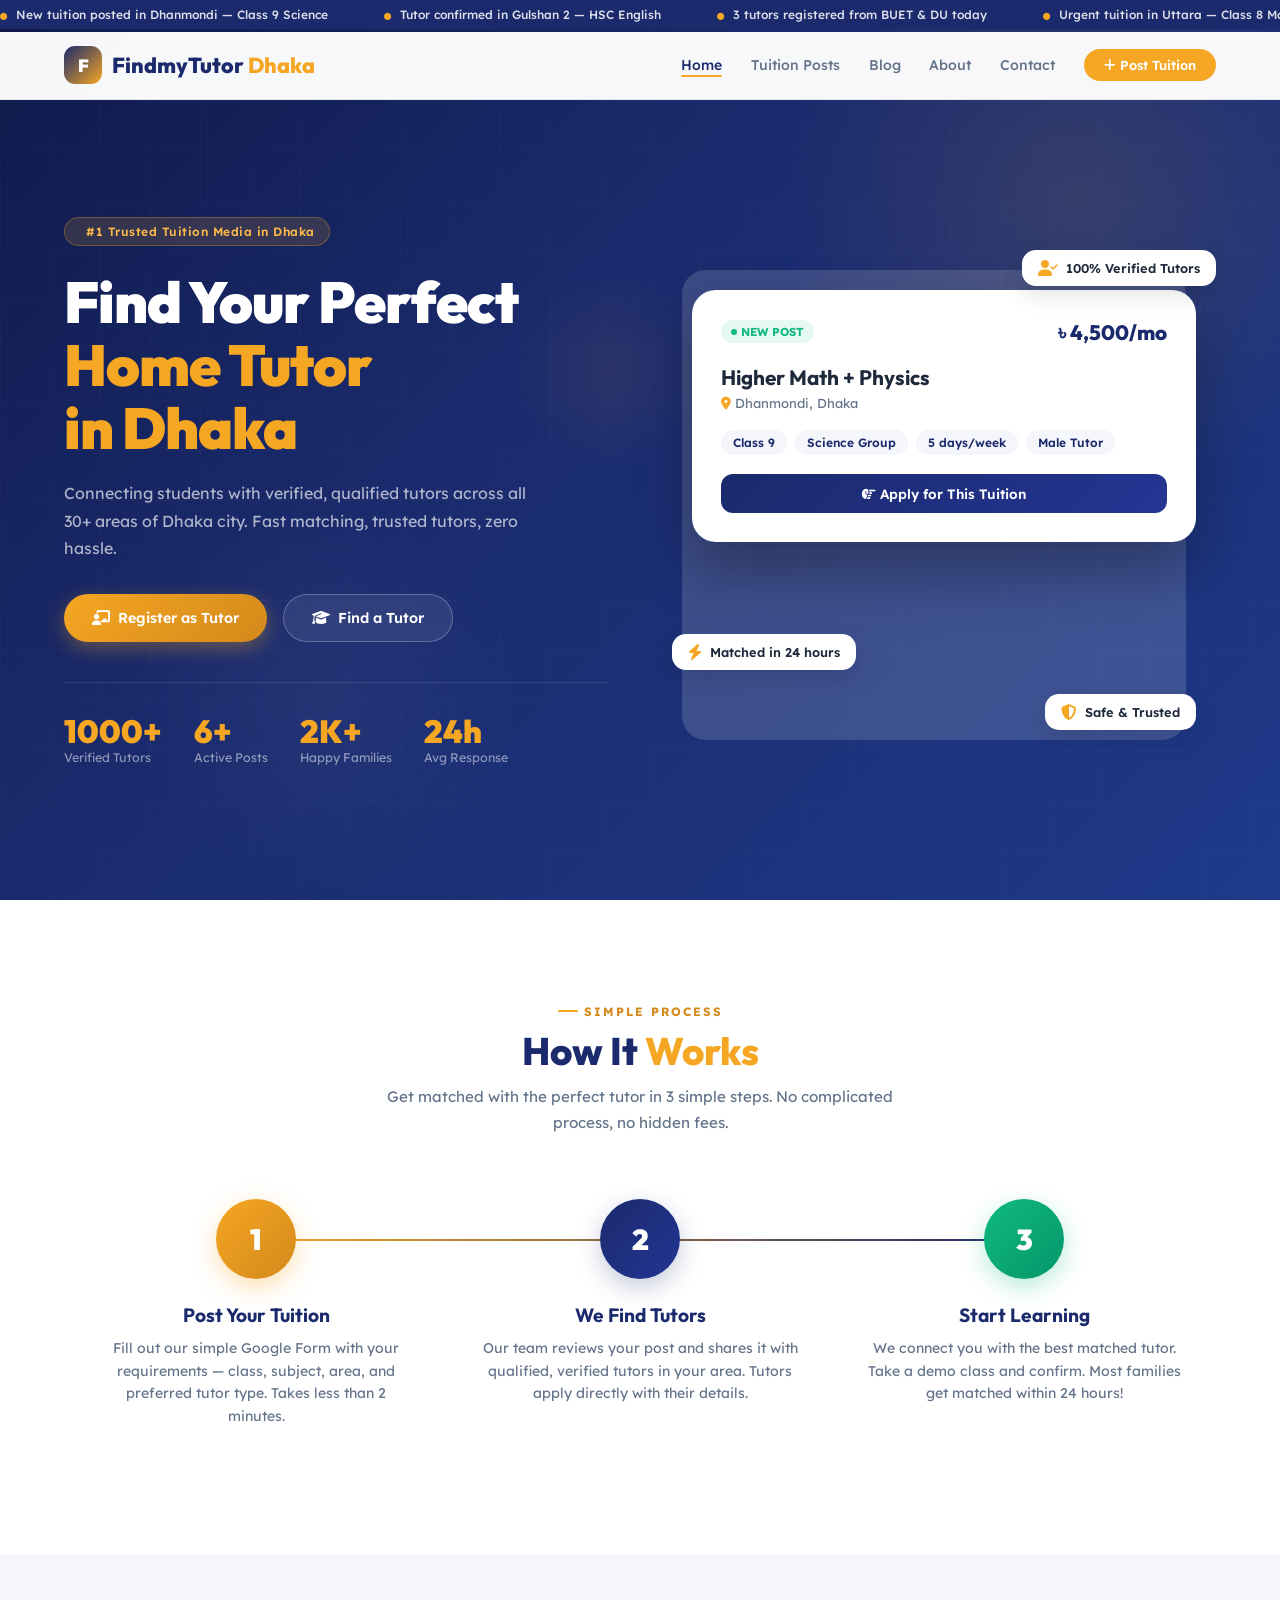
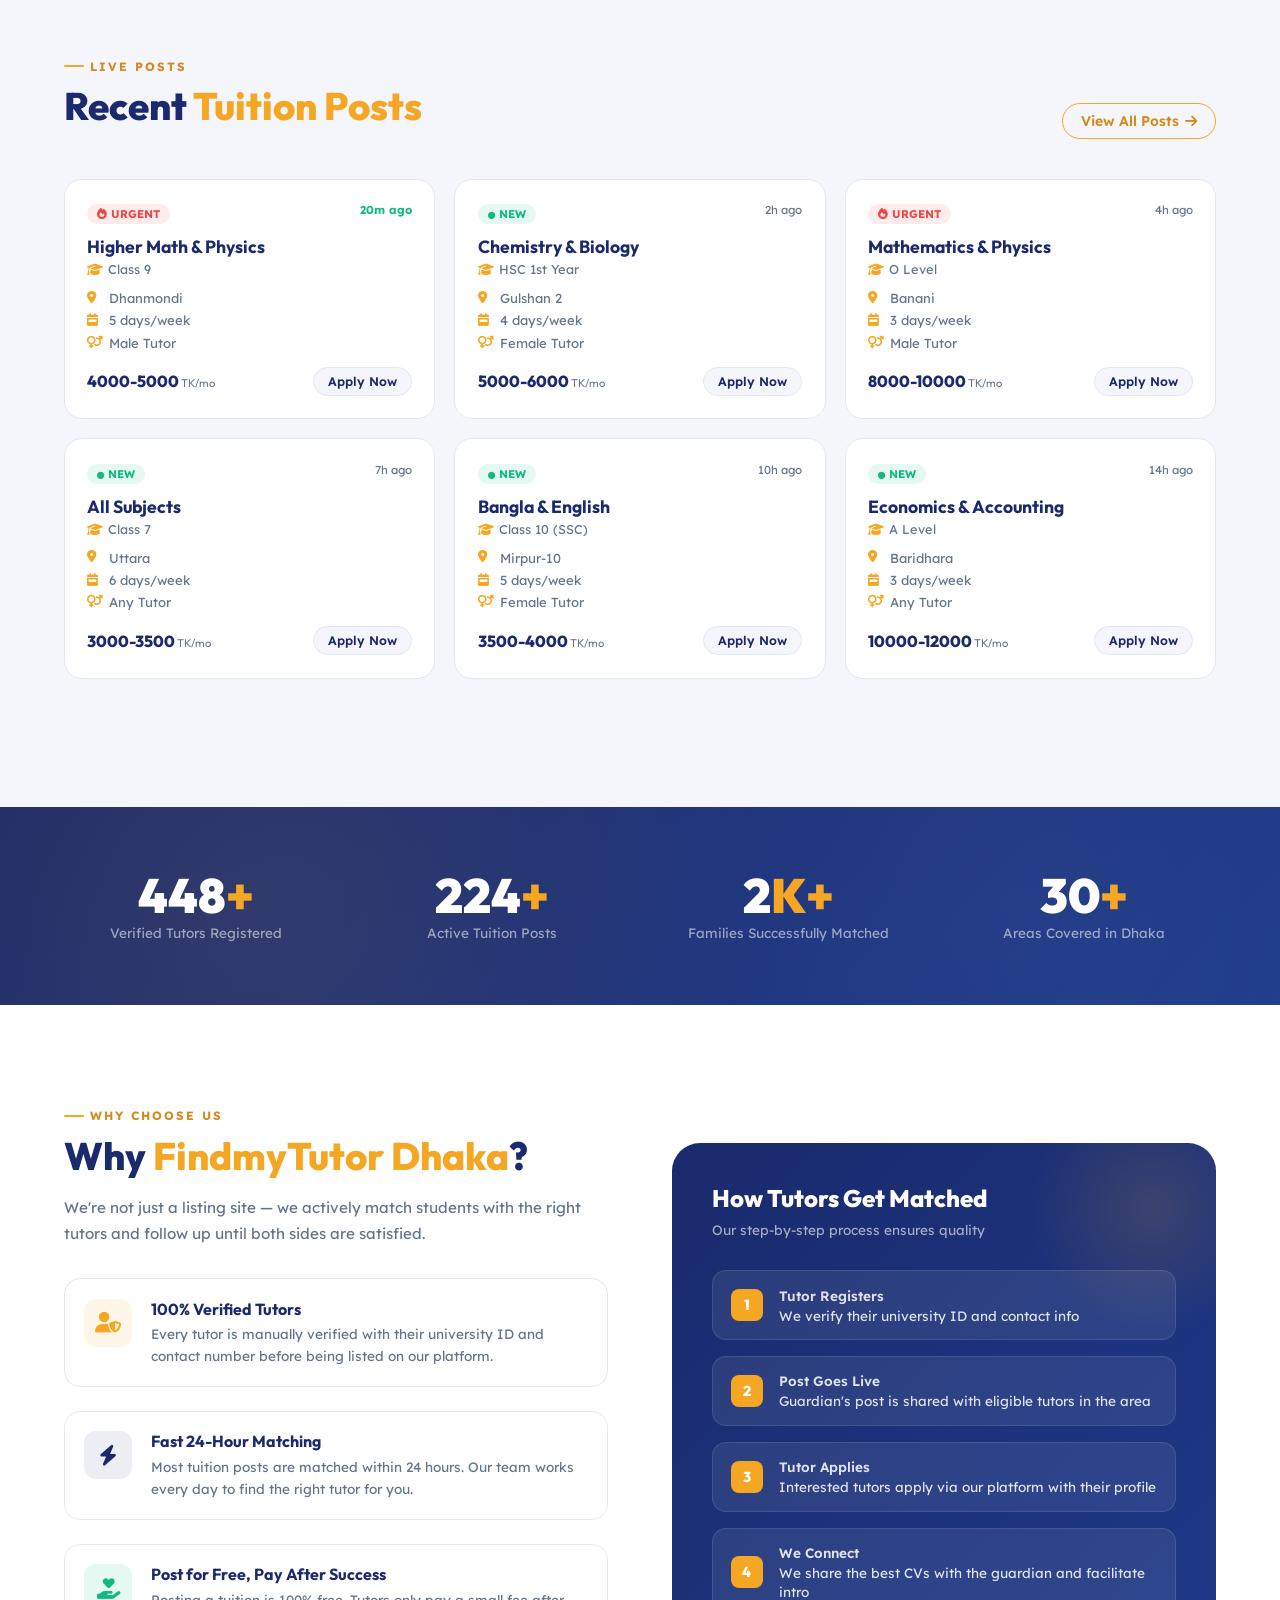
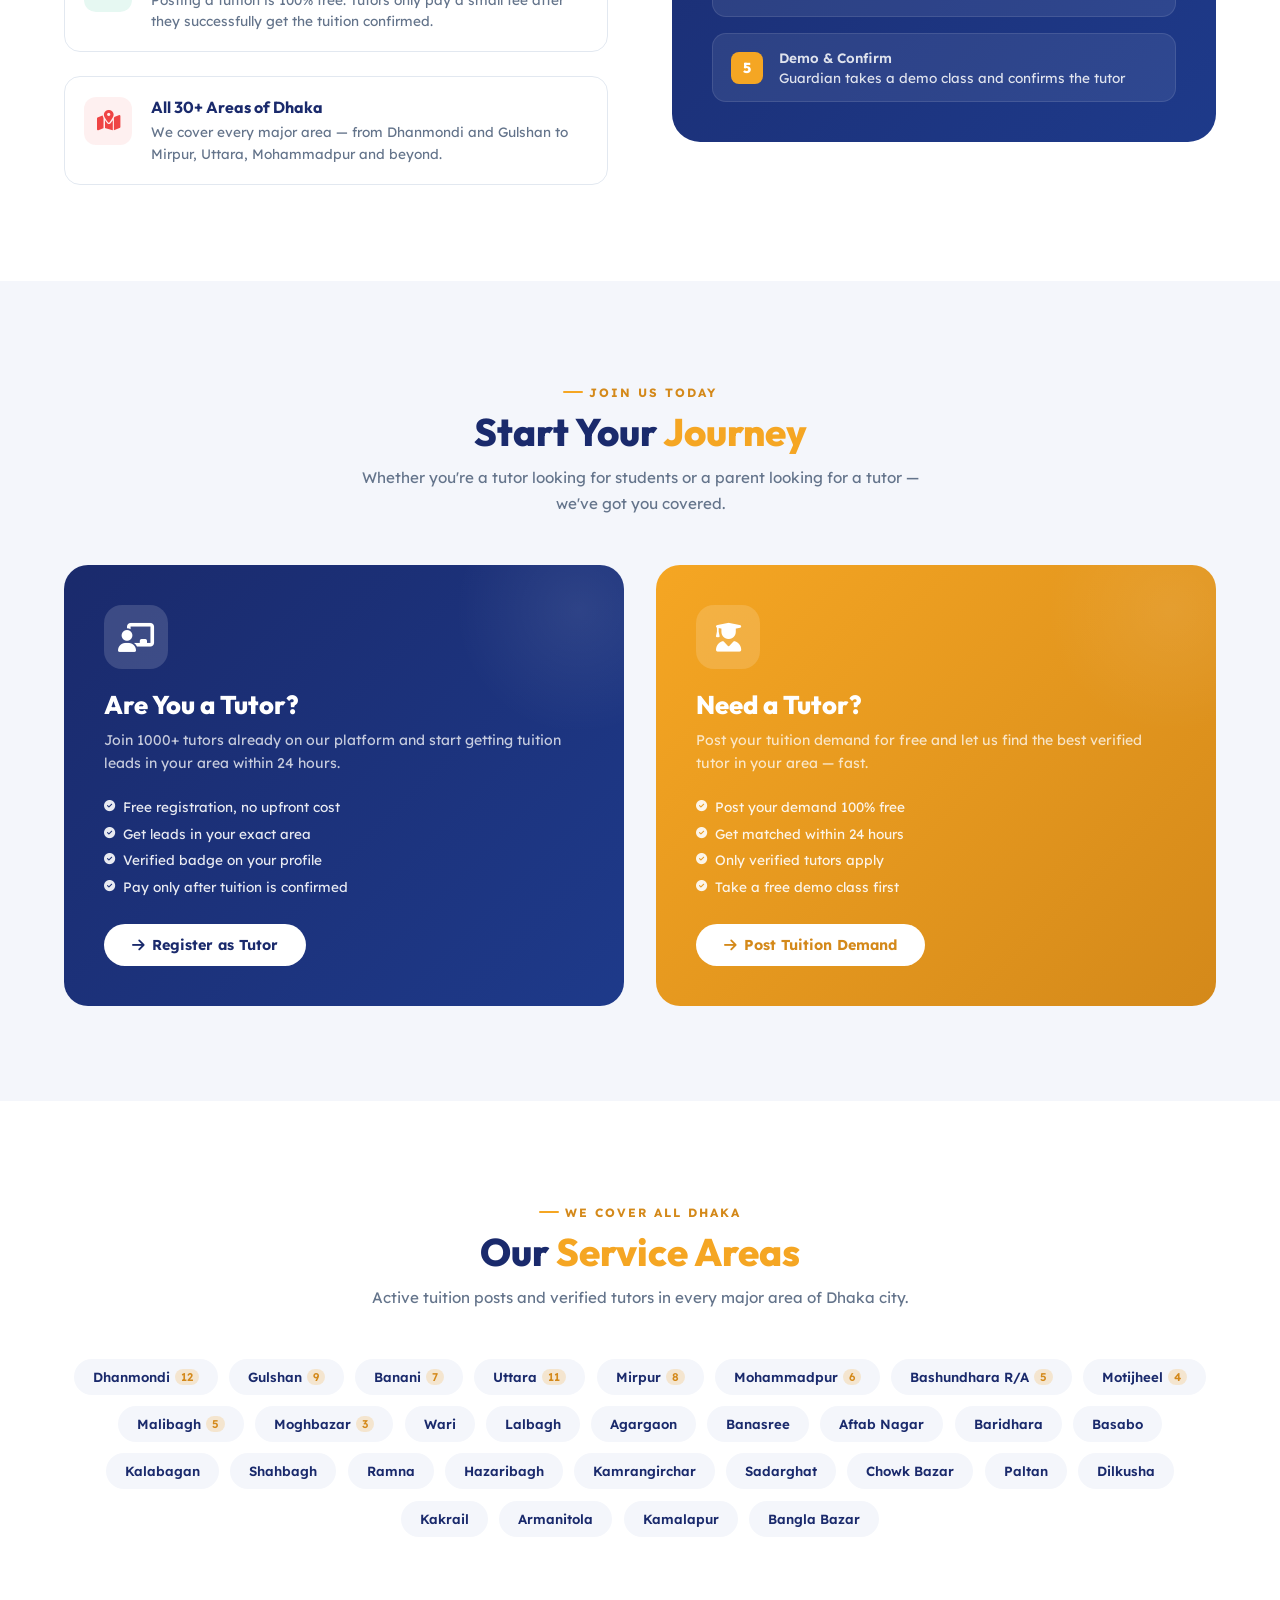
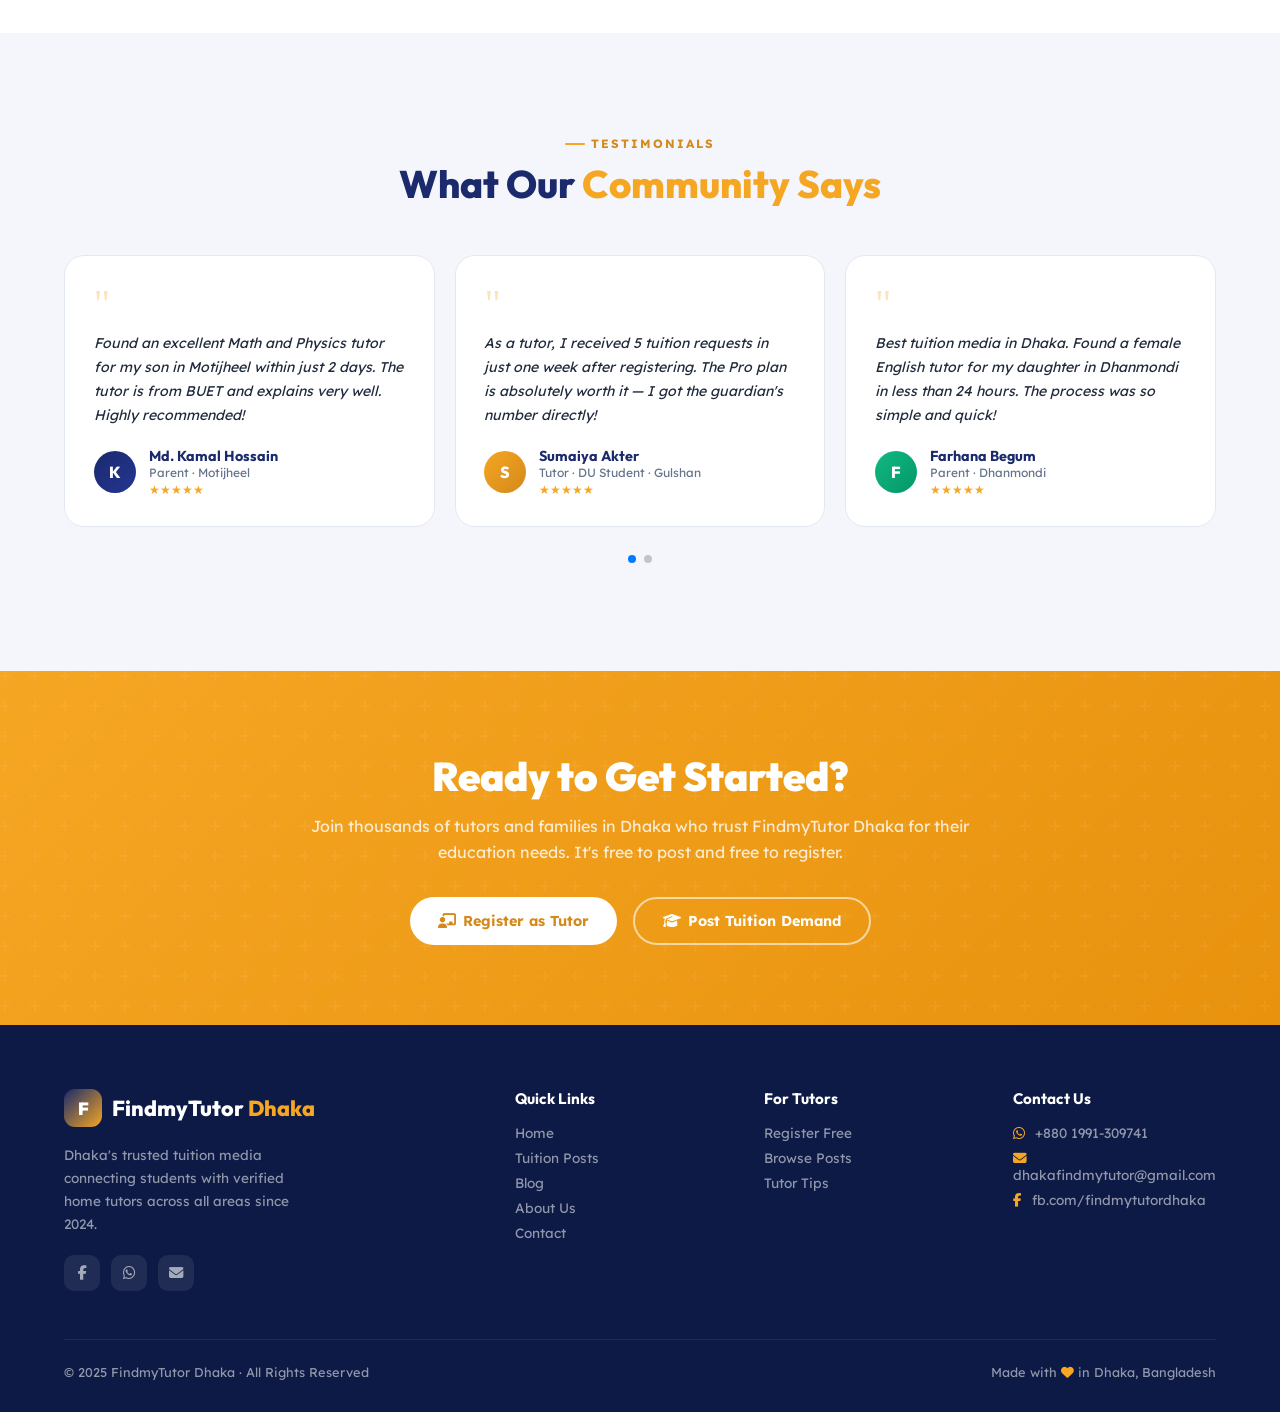
<file: index.html>
<!DOCTYPE html>
<html lang="en">
<head>
    <meta charset="UTF-8">
    <meta name="viewport" content="width=device-width, initial-scale=1.0">
    <title>FindmyTutor Dhaka | #1 Tuition Media in Dhaka, Bangladesh</title>
    <meta name="description" content="Bangladesh's most trusted tuition media. Find verified home tutors in Dhaka for all classes. Register as a tutor or post a tuition demand — free and fast.">
    <meta property="og:title" content="FindmyTutor Dhaka | #1 Tuition Media in Dhaka">
    <meta property="og:description" content="Find verified home tutors in Dhaka for all classes. 1000+ tutors, 500+ active posts.">
    <meta property="og:type" content="website">

    <link href="https://fonts.googleapis.com/css2?family=Outfit:wght@300;400;500;600;700;800;900&family=Lexend:wght@300;400;500;600&display=swap" rel="stylesheet">
    <link rel="stylesheet" href="https://cdnjs.cloudflare.com/ajax/libs/font-awesome/6.5.2/css/all.min.css">
    <link href="https://unpkg.com/aos@2.3.1/dist/aos.css" rel="stylesheet">
    <link rel="stylesheet" href="https://cdn.jsdelivr.net/npm/swiper@11/swiper-bundle.min.css">

    <style>
        :root {
            --navy: #1A2A6C;
            --navy-mid: #1e3380;
            --navy-light: #243594;
            --gold: #F5A623;
            --gold-dark: #d4891a;
            --gold-light: #fbb84a;
            --bg: #F4F6FB;
            --white: #ffffff;
            --text: #1E293B;
            --muted: #64748B;
            --border: #E2E8F0;
            --success: #10b981;
            --radius: 20px;
        }

        * { margin: 0; padding: 0; box-sizing: border-box; }
        html { scroll-behavior: smooth; }

        body {
            font-family: 'Lexend', sans-serif;
            background: var(--bg);
            color: var(--text);
            overflow-x: hidden;
        }

        /* ─── TICKER ─── */
        .ticker-wrap {
            background: var(--navy);
            padding: 7px 0;
            overflow: hidden;
            position: fixed;
            top: 0; width: 100%;
            z-index: 1100;
        }
        .ticker-track {
            display: flex;
            gap: 3.5rem;
            animation: tick 40s linear infinite;
            white-space: nowrap;
        }
        .ticker-track span { font-size: 0.75rem; color: rgba(255,255,255,0.85); font-weight: 500; }
        .ticker-track span i { color: var(--gold); margin-right: 5px; }
        @keyframes tick { from { transform: translateX(0); } to { transform: translateX(-50%); } }

        /* ─── NAVBAR ─── */
        .navbar {
            background: rgba(255,255,255,0.97);
            backdrop-filter: blur(16px);
            padding: 0.9rem 5%;
            display: flex;
            justify-content: space-between;
            align-items: center;
            position: fixed;
            width: 100%; top: 32px;
            z-index: 1000;
            border-bottom: 1px solid var(--border);
            transition: all 0.3s;
        }
        .navbar.scrolled {
            box-shadow: 0 4px 30px rgba(0,0,0,0.08);
            padding: 0.7rem 5%;
        }
        .logo { display: flex; align-items: center; gap: 10px; text-decoration: none; }
        .logo-icon {
            width: 38px; height: 38px;
            background: linear-gradient(135deg, var(--navy), var(--gold));
            border-radius: 11px;
            display: flex; align-items: center; justify-content: center;
            font-family: 'Outfit', sans-serif;
            font-weight: 900; color: white; font-size: 1.1rem;
        }
        .logo-text { font-family: 'Outfit', sans-serif; font-size: 1.35rem; font-weight: 800; color: var(--navy); }
        .logo-text span { color: var(--gold); }

        .nav-links { display: flex; gap: 1.8rem; align-items: center; }
        .nav-links a { text-decoration: none; color: var(--muted); font-weight: 500; font-size: 0.88rem; transition: color 0.2s; position: relative; }
        .nav-links a::after { content:''; position: absolute; bottom:-3px; left:0; width:0; height:2px; background: var(--gold); transition: width 0.3s; border-radius: 2px; }
        .nav-links a:hover::after, .nav-links a.active::after { width: 100%; }
        .nav-links a:hover, .nav-links a.active { color: var(--navy); }

        .nav-cta {
            background: var(--gold) !important;
            color: white !important;
            padding: 8px 20px;
            border-radius: 50px;
            font-weight: 600 !important;
            font-size: 0.82rem !important;
            transition: all 0.2s !important;
        }
        .nav-cta::after { display: none !important; }
        .nav-cta:hover { background: var(--gold-dark) !important; transform: translateY(-1px); box-shadow: 0 4px 12px rgba(245,166,35,0.35) !important; }

        .mobile-menu { display: none; font-size: 1.4rem; cursor: pointer; color: var(--navy); }

        /* ─── HERO ─── */
        .hero {
            min-height: 100vh;
            padding: 9rem 5% 4rem;
            background: linear-gradient(135deg, #0f1a4a 0%, #1A2A6C 40%, #1e3a8a 100%);
            position: relative;
            overflow: hidden;
            display: flex;
            align-items: center;
        }

        /* animated bg circles */
        .hero-bg-circle {
            position: absolute;
            border-radius: 50%;
            pointer-events: none;
        }
        .hbc1 {
            width: 600px; height: 600px;
            background: radial-gradient(circle, rgba(245,166,35,0.12) 0%, transparent 70%);
            top: -100px; right: -100px;
            animation: floatCircle 8s ease-in-out infinite;
        }
        .hbc2 {
            width: 400px; height: 400px;
            background: radial-gradient(circle, rgba(255,255,255,0.04) 0%, transparent 70%);
            bottom: 0; left: 10%;
            animation: floatCircle 10s ease-in-out infinite reverse;
        }
        .hbc3 {
            width: 200px; height: 200px;
            background: radial-gradient(circle, rgba(245,166,35,0.08) 0%, transparent 70%);
            top: 30%; left: 40%;
            animation: floatCircle 6s ease-in-out infinite 2s;
        }
        @keyframes floatCircle {
            0%,100% { transform: translateY(0) scale(1); }
            50% { transform: translateY(-30px) scale(1.05); }
        }

        /* grid pattern overlay */
        .hero::after {
            content: '';
            position: absolute; inset: 0;
            background-image: linear-gradient(rgba(255,255,255,0.02) 1px, transparent 1px),
                              linear-gradient(90deg, rgba(255,255,255,0.02) 1px, transparent 1px);
            background-size: 50px 50px;
            pointer-events: none;
        }

        .hero-inner {
            max-width: 1300px;
            margin: 0 auto;
            width: 100%;
            display: grid;
            grid-template-columns: 1fr 1fr;
            gap: 4rem;
            align-items: center;
            position: relative;
            z-index: 1;
        }

        .hero-badge {
            display: inline-flex;
            align-items: center;
            gap: 7px;
            background: rgba(245,166,35,0.15);
            border: 1px solid rgba(245,166,35,0.3);
            color: var(--gold-light);
            padding: 6px 14px;
            border-radius: 50px;
            font-size: 0.75rem;
            font-weight: 600;
            margin-bottom: 1.5rem;
            letter-spacing: 0.5px;
        }
        .hero-badge i { font-size: 0.65rem; }

        .hero-title {
            font-family: 'Outfit', sans-serif;
            font-size: 3.6rem;
            font-weight: 900;
            color: white;
            line-height: 1.1;
            margin-bottom: 1.3rem;
            letter-spacing: -1px;
        }
        .hero-title .line2 { color: var(--gold); display: block; }

        .hero-subtitle {
            font-size: 1rem;
            color: rgba(255,255,255,0.65);
            line-height: 1.7;
            margin-bottom: 2rem;
            max-width: 480px;
        }

        .hero-btns { display: flex; gap: 1rem; flex-wrap: wrap; margin-bottom: 2.5rem; }

        .btn-hero-primary {
            background: linear-gradient(135deg, var(--gold), var(--gold-dark));
            color: white;
            border: none;
            padding: 14px 28px;
            border-radius: 50px;
            font-family: 'Lexend', sans-serif;
            font-weight: 600;
            font-size: 0.9rem;
            cursor: pointer;
            transition: all 0.25s;
            display: flex; align-items: center; gap: 8px;
            box-shadow: 0 6px 20px rgba(245,166,35,0.35);
            text-decoration: none;
        }
        .btn-hero-primary:hover { transform: translateY(-2px); box-shadow: 0 10px 28px rgba(245,166,35,0.45); }

        .btn-hero-outline {
            background: rgba(255,255,255,0.08);
            color: white;
            border: 1.5px solid rgba(255,255,255,0.25);
            padding: 14px 28px;
            border-radius: 50px;
            font-family: 'Lexend', sans-serif;
            font-weight: 600;
            font-size: 0.9rem;
            cursor: pointer;
            transition: all 0.25s;
            display: flex; align-items: center; gap: 8px;
            text-decoration: none;
        }
        .btn-hero-outline:hover { background: rgba(255,255,255,0.15); border-color: rgba(255,255,255,0.5); transform: translateY(-2px); }

        /* hero stats strip */
        .hero-stats {
            display: flex;
            gap: 2rem;
            padding-top: 2rem;
            border-top: 1px solid rgba(255,255,255,0.1);
        }
        .hstat { text-align: left; }
        .hstat-num {
            font-family: 'Outfit', sans-serif;
            font-size: 2rem;
            font-weight: 900;
            color: var(--gold);
            line-height: 1;
        }
        .hstat-label { font-size: 0.78rem; color: rgba(255,255,255,0.5); margin-top: 3px; }

        /* hero right: card stack */
        .hero-right { position: relative; }

        .hero-card-stack {
            position: relative;
            height: 480px;
        }

        .hero-main-card {
            background: white;
            border-radius: 24px;
            padding: 1.8rem;
            box-shadow: 0 30px 60px rgba(0,0,0,0.3);
            position: absolute;
            top: 40px; left: 20px; right: 20px;
            animation: cardFloat 5s ease-in-out infinite;
        }
        @keyframes cardFloat {
            0%,100% { transform: translateY(0); }
            50% { transform: translateY(-12px); }
        }

        .hero-card-stack::before {
            content: '';
            position: absolute;
            top: 20px; left: 10px; right: 30px; bottom: -10px;
            background: rgba(255,255,255,0.15);
            border-radius: 24px;
            z-index: -1;
        }

        .card-header-strip {
            display: flex; justify-content: space-between; align-items: center;
            margin-bottom: 1.2rem;
        }
        .card-new-badge {
            background: rgba(16,185,129,0.1);
            color: var(--success);
            font-size: 0.72rem;
            font-weight: 700;
            padding: 4px 10px;
            border-radius: 50px;
            display: flex; align-items: center; gap: 4px;
        }
        .card-new-badge::before {
            content: '';
            width: 6px; height: 6px;
            background: var(--success);
            border-radius: 50%;
            animation: pulse 1.5s infinite;
        }
        @keyframes pulse { 0%,100%{opacity:1;transform:scale(1)} 50%{opacity:0.5;transform:scale(1.4)} }

        .card-salary {
            font-family: 'Outfit', sans-serif;
            font-size: 1.3rem;
            font-weight: 800;
            color: var(--navy);
        }
        .card-title-hero {
            font-family: 'Outfit', sans-serif;
            font-size: 1.3rem;
            font-weight: 700;
            color: var(--text);
            margin-bottom: 0.3rem;
        }
        .card-area-hero { font-size: 0.82rem; color: var(--muted); margin-bottom: 1.2rem; }
        .card-area-hero i { color: var(--gold); }

        .card-chips { display: flex; gap: 0.5rem; flex-wrap: wrap; margin-bottom: 1.2rem; }
        .chip {
            background: var(--bg);
            color: var(--navy);
            padding: 5px 12px;
            border-radius: 50px;
            font-size: 0.75rem;
            font-weight: 600;
        }

        .card-apply-btn {
            width: 100%;
            background: linear-gradient(135deg, var(--navy), var(--navy-light));
            color: white;
            border: none;
            padding: 11px;
            border-radius: 12px;
            font-family: 'Lexend', sans-serif;
            font-weight: 600;
            font-size: 0.85rem;
            cursor: pointer;
        }

        /* floating badges around card */
        .float-badge {
            position: absolute;
            background: white;
            border-radius: 14px;
            padding: 10px 16px;
            display: flex; align-items: center; gap: 8px;
            font-size: 0.8rem;
            font-weight: 600;
            box-shadow: 0 8px 25px rgba(0,0,0,0.12);
            white-space: nowrap;
        }
        .float-badge i { color: var(--gold); font-size: 1rem; }
        .fb1 { top: 0; right: 0; animation: floatBadge 4s ease-in-out infinite; }
        .fb2 { bottom: 60px; left: 0; animation: floatBadge 4s ease-in-out infinite 1.5s; }
        .fb3 { bottom: 0; right: 20px; animation: floatBadge 4s ease-in-out infinite 0.8s; }
        @keyframes floatBadge { 0%,100%{transform:translateY(0)} 50%{transform:translateY(-8px)} }

        /* ─── SECTION SHARED ─── */
        .section-label {
            display: inline-flex;
            align-items: center;
            gap: 6px;
            color: var(--gold-dark);
            font-weight: 700;
            font-size: 0.75rem;
            text-transform: uppercase;
            letter-spacing: 2px;
            margin-bottom: 0.6rem;
        }
        .section-label::before {
            content: '';
            width: 20px; height: 2px;
            background: var(--gold);
            border-radius: 2px;
        }
        .section-title {
            font-family: 'Outfit', sans-serif;
            font-size: 2.4rem;
            font-weight: 800;
            color: var(--navy);
            line-height: 1.2;
            margin-bottom: 0.6rem;
        }
        .section-title span { color: var(--gold); }
        .section-desc { color: var(--muted); font-size: 0.95rem; line-height: 1.7; max-width: 560px; }

        /* ─── HOW IT WORKS ─── */
        .how-section {
            padding: 6rem 5%;
            background: white;
        }
        .how-inner { max-width: 1300px; margin: 0 auto; }
        .how-header { text-align: center; margin-bottom: 4rem; }
        .how-header .section-desc { margin: 0 auto; }

        .steps-grid {
            display: grid;
            grid-template-columns: repeat(3, 1fr);
            gap: 0;
            position: relative;
        }
        .steps-grid::before {
            content: '';
            position: absolute;
            top: 40px; left: 16.66%; right: 16.66%;
            height: 2px;
            background: linear-gradient(90deg, var(--gold), var(--navy));
            z-index: 0;
        }

        .step-card {
            text-align: center;
            padding: 0 2rem 2rem;
            position: relative;
            z-index: 1;
        }
        .step-num {
            width: 80px; height: 80px;
            border-radius: 50%;
            display: flex; align-items: center; justify-content: center;
            font-family: 'Outfit', sans-serif;
            font-size: 1.8rem;
            font-weight: 900;
            margin: 0 auto 1.5rem;
            position: relative;
        }
        .step-card:nth-child(1) .step-num { background: linear-gradient(135deg, var(--gold), var(--gold-dark)); color: white; box-shadow: 0 8px 25px rgba(245,166,35,0.35); }
        .step-card:nth-child(2) .step-num { background: linear-gradient(135deg, var(--navy), var(--navy-light)); color: white; box-shadow: 0 8px 25px rgba(26,42,108,0.25); }
        .step-card:nth-child(3) .step-num { background: linear-gradient(135deg, var(--success), #059669); color: white; box-shadow: 0 8px 25px rgba(16,185,129,0.3); }
        .step-title { font-family: 'Outfit', sans-serif; font-size: 1.2rem; font-weight: 700; color: var(--navy); margin-bottom: 0.6rem; }
        .step-desc { font-size: 0.88rem; color: var(--muted); line-height: 1.6; }

        /* ─── LATEST POSTS ─── */
        .latest-section {
            padding: 6rem 5%;
            background: var(--bg);
        }
        .latest-inner { max-width: 1300px; margin: 0 auto; }
        .latest-header {
            display: flex; justify-content: space-between; align-items: flex-end;
            margin-bottom: 2.5rem; flex-wrap: wrap; gap: 1rem;
        }
        .view-all-link {
            display: flex; align-items: center; gap: 6px;
            color: var(--gold-dark);
            font-weight: 600; font-size: 0.88rem;
            text-decoration: none;
            border: 1.5px solid var(--gold);
            padding: 8px 18px;
            border-radius: 50px;
            transition: all 0.2s;
        }
        .view-all-link:hover { background: var(--gold); color: white; }

        .latest-grid {
            display: grid;
            grid-template-columns: repeat(auto-fill, minmax(300px, 1fr));
            gap: 1.2rem;
            margin-bottom: 2rem;
        }

        .latest-card {
            background: white;
            border-radius: 18px;
            padding: 1.4rem;
            border: 1.5px solid var(--border);
            transition: all 0.25s;
            position: relative;
            overflow: hidden;
            cursor: pointer;
        }
        .latest-card::after {
            content: '';
            position: absolute;
            bottom: 0; left: 0; right: 0;
            height: 3px;
            background: linear-gradient(90deg, var(--gold), var(--navy));
            transform: scaleX(0);
            transform-origin: left;
            transition: transform 0.3s;
        }
        .latest-card:hover { transform: translateY(-4px); box-shadow: 0 12px 35px rgba(0,0,0,0.08); border-color: transparent; }
        .latest-card:hover::after { transform: scaleX(1); }

        .lc-top { display: flex; justify-content: space-between; align-items: flex-start; margin-bottom: 0.8rem; }
        .lc-badge { font-size: 0.7rem; font-weight: 700; padding: 3px 10px; border-radius: 50px; }
        .lc-badge.new { background: rgba(16,185,129,0.1); color: var(--success); }
        .lc-badge.urgent { background: rgba(239,68,68,0.1); color: #ef4444; }
        .lc-time { font-size: 0.72rem; color: var(--muted); }

        .lc-subject {
            font-family: 'Outfit', sans-serif;
            font-size: 1.1rem; font-weight: 700;
            color: var(--navy); margin-bottom: 0.2rem;
        }
        .lc-class { font-size: 0.8rem; color: var(--muted); margin-bottom: 0.8rem; }

        .lc-details { display: flex; flex-direction: column; gap: 0.4rem; margin-bottom: 1rem; }
        .lc-row { display: flex; align-items: center; gap: 8px; font-size: 0.82rem; color: var(--muted); }
        .lc-row i { color: var(--gold); width: 14px; font-size: 0.78rem; }

        .lc-footer { display: flex; justify-content: space-between; align-items: center; }
        .lc-salary {
            font-family: 'Outfit', sans-serif;
            font-size: 1rem; font-weight: 800; color: var(--navy);
        }
        .lc-apply {
            background: var(--bg);
            border: 1.5px solid var(--border);
            color: var(--navy);
            padding: 6px 14px;
            border-radius: 50px;
            font-size: 0.78rem;
            font-weight: 600;
            cursor: pointer;
            transition: all 0.2s;
            font-family: 'Lexend', sans-serif;
        }
        .lc-apply:hover { background: var(--gold); border-color: var(--gold); color: white; }

        /* loading skeleton */
        .skeleton { background: linear-gradient(90deg, #f0f4f8 25%, #e8edf2 50%, #f0f4f8 75%); background-size: 200%; animation: shimmer 1.5s infinite; border-radius: 8px; }
        @keyframes shimmer { 0%{background-position:200%} 100%{background-position:-200%} }

        /* ─── STATS BANNER ─── */
        .stats-banner {
            background: linear-gradient(135deg, var(--navy) 0%, #1e3a8a 100%);
            padding: 4rem 5%;
            position: relative;
            overflow: hidden;
        }
        .stats-banner::before {
            content: '';
            position: absolute; inset: 0;
            background-image: radial-gradient(circle at 20% 50%, rgba(245,166,35,0.1) 0%, transparent 50%),
                              radial-gradient(circle at 80% 50%, rgba(255,255,255,0.04) 0%, transparent 50%);
        }
        .stats-banner-inner {
            max-width: 1300px; margin: 0 auto;
            display: grid;
            grid-template-columns: repeat(4, 1fr);
            gap: 2rem;
            position: relative;
        }
        .stat-item { text-align: center; }
        .stat-number {
            font-family: 'Outfit', sans-serif;
            font-size: 3rem; font-weight: 900;
            color: white; line-height: 1;
            margin-bottom: 0.3rem;
        }
        .stat-number span { color: var(--gold); }
        .stat-desc { font-size: 0.85rem; color: rgba(255,255,255,0.55); }
        .stat-divider { width: 1px; background: rgba(255,255,255,0.1); margin: 0 auto; }

        /* ─── WHY US ─── */
        .why-section { padding: 6rem 5%; background: white; }
        .why-inner { max-width: 1300px; margin: 0 auto; }
        .why-grid {
            display: grid;
            grid-template-columns: 1fr 1fr;
            gap: 4rem;
            align-items: center;
        }
        .why-list { display: flex; flex-direction: column; gap: 1.5rem; }
        .why-item {
            display: flex; gap: 1.2rem; align-items: flex-start;
            padding: 1.2rem;
            border-radius: 16px;
            border: 1.5px solid var(--border);
            transition: all 0.25s;
            cursor: default;
        }
        .why-item:hover { border-color: var(--gold); background: #fffbf3; transform: translateX(6px); }
        .why-icon {
            width: 48px; height: 48px;
            border-radius: 12px;
            display: flex; align-items: center; justify-content: center;
            font-size: 1.3rem;
            flex-shrink: 0;
        }
        .wi1 { background: rgba(245,166,35,0.1); color: var(--gold); }
        .wi2 { background: rgba(26,42,108,0.08); color: var(--navy); }
        .wi3 { background: rgba(16,185,129,0.1); color: var(--success); }
        .wi4 { background: rgba(239,68,68,0.08); color: #ef4444; }
        .why-text h4 { font-family: 'Outfit', sans-serif; font-weight: 700; color: var(--navy); margin-bottom: 0.3rem; }
        .why-text p { font-size: 0.85rem; color: var(--muted); line-height: 1.6; }

        .why-visual {
            background: linear-gradient(135deg, var(--navy), #1e3a8a);
            border-radius: 28px;
            padding: 2.5rem;
            color: white;
            position: relative;
            overflow: hidden;
        }
        .why-visual::before {
            content: '';
            position: absolute;
            top: -60px; right: -60px;
            width: 250px; height: 250px;
            background: radial-gradient(circle, rgba(245,166,35,0.15), transparent 70%);
        }
        .wv-title { font-family: 'Outfit', sans-serif; font-size: 1.5rem; font-weight: 800; margin-bottom: 0.5rem; }
        .wv-sub { font-size: 0.85rem; opacity: 0.6; margin-bottom: 2rem; }

        .wv-steps { display: flex; flex-direction: column; gap: 1rem; }
        .wv-step {
            display: flex; align-items: center; gap: 1rem;
            background: rgba(255,255,255,0.08);
            border-radius: 14px;
            padding: 0.9rem 1.1rem;
            border: 1px solid rgba(255,255,255,0.1);
        }
        .wv-step-num {
            width: 32px; height: 32px;
            background: var(--gold);
            border-radius: 8px;
            display: flex; align-items: center; justify-content: center;
            font-family: 'Outfit', sans-serif;
            font-weight: 800; font-size: 0.9rem;
            flex-shrink: 0;
        }
        .wv-step-text { font-size: 0.85rem; opacity: 0.85; line-height: 1.4; }
        .wv-step-text strong { display: block; opacity: 1; font-weight: 600; margin-bottom: 1px; }

        /* ─── REGISTER SECTION ─── */
        .register-section { padding: 6rem 5%; background: var(--bg); }
        .register-inner { max-width: 1300px; margin: 0 auto; }
        .register-header { text-align: center; margin-bottom: 3rem; }
        .register-grid { display: grid; grid-template-columns: 1fr 1fr; gap: 2rem; }

        .reg-card {
            border-radius: 24px;
            padding: 2.5rem;
            position: relative;
            overflow: hidden;
            transition: transform 0.3s;
        }
        .reg-card:hover { transform: translateY(-6px); }
        .reg-card.tutor { background: linear-gradient(135deg, var(--navy), #1e3a8a); color: white; }
        .reg-card.student { background: linear-gradient(135deg, var(--gold), var(--gold-dark)); color: white; }

        .reg-card::before {
            content: '';
            position: absolute;
            top: -80px; right: -80px;
            width: 250px; height: 250px;
            background: radial-gradient(circle, rgba(255,255,255,0.08), transparent 70%);
        }

        .reg-icon {
            width: 64px; height: 64px;
            background: rgba(255,255,255,0.15);
            border-radius: 18px;
            display: flex; align-items: center; justify-content: center;
            font-size: 1.8rem;
            margin-bottom: 1.2rem;
        }
        .reg-title { font-family: 'Outfit', sans-serif; font-size: 1.6rem; font-weight: 800; margin-bottom: 0.5rem; }
        .reg-desc { font-size: 0.88rem; opacity: 0.75; line-height: 1.6; margin-bottom: 1.5rem; }
        .reg-perks { display: flex; flex-direction: column; gap: 0.6rem; margin-bottom: 1.8rem; }
        .reg-perk { display: flex; align-items: center; gap: 8px; font-size: 0.85rem; opacity: 0.9; }
        .reg-perk i { font-size: 0.7rem; }
        .reg-btn {
            background: white;
            border: none;
            padding: 12px 28px;
            border-radius: 50px;
            font-family: 'Lexend', sans-serif;
            font-weight: 700;
            font-size: 0.9rem;
            cursor: pointer;
            transition: all 0.2s;
            display: inline-flex; align-items: center; gap: 7px;
        }
        .reg-card.tutor .reg-btn { color: var(--navy); }
        .reg-card.student .reg-btn { color: var(--gold-dark); }
        .reg-btn:hover { transform: scale(1.03); box-shadow: 0 6px 20px rgba(0,0,0,0.15); }

        /* ─── AREAS ─── */
        .areas-section { padding: 6rem 5%; background: white; }
        .areas-inner { max-width: 1300px; margin: 0 auto; }
        .areas-header { text-align: center; margin-bottom: 3rem; }
        .areas-grid { display: flex; flex-wrap: wrap; gap: 0.7rem; justify-content: center; }
        .area-pill {
            background: var(--bg);
            color: var(--navy);
            padding: 9px 18px;
            border-radius: 50px;
            font-size: 0.83rem;
            font-weight: 600;
            cursor: pointer;
            transition: all 0.2s;
            border: 1.5px solid transparent;
            text-decoration: none;
            display: inline-flex; align-items: center; gap: 5px;
        }
        .area-pill:hover { background: var(--navy); color: white; transform: translateY(-2px); }
        .area-pill .count { font-size: 0.7rem; background: rgba(245,166,35,0.2); color: var(--gold-dark); padding: 1px 6px; border-radius: 50px; }

        /* ─── TESTIMONIALS ─── */
        .reviews-section { padding: 6rem 5%; background: var(--bg); }
        .reviews-inner { max-width: 1300px; margin: 0 auto; }
        .reviews-header { text-align: center; margin-bottom: 3rem; }
        .swiper { padding-bottom: 3rem !important; }
        .review-card {
            background: white;
            border-radius: 20px;
            padding: 1.8rem;
            border: 1.5px solid var(--border);
            height: 100%;
        }
        .review-quote { font-size: 2.5rem; color: var(--gold); opacity: 0.3; font-family: Georgia, serif; line-height: 1; margin-bottom: 0.5rem; }
        .review-text { font-size: 0.88rem; color: var(--text); line-height: 1.7; margin-bottom: 1.2rem; font-style: italic; }
        .review-author-row { display: flex; align-items: center; gap: 0.8rem; }
        .review-avatar {
            width: 42px; height: 42px;
            border-radius: 50%;
            display: flex; align-items: center; justify-content: center;
            font-family: 'Outfit', sans-serif;
            font-weight: 800; color: white; font-size: 1rem;
        }
        .av1 { background: linear-gradient(135deg, var(--navy), var(--navy-light)); }
        .av2 { background: linear-gradient(135deg, var(--gold), var(--gold-dark)); }
        .av3 { background: linear-gradient(135deg, var(--success), #059669); }
        .av4 { background: linear-gradient(135deg, #8b5cf6, #6d28d9); }
        .review-name { font-family: 'Outfit', sans-serif; font-weight: 700; color: var(--navy); font-size: 0.9rem; }
        .review-role { font-size: 0.75rem; color: var(--muted); }
        .review-stars { color: var(--gold); font-size: 0.75rem; margin-top: 2px; }

        /* ─── CTA BANNER ─── */
        .cta-banner {
            padding: 5rem 5%;
            background: linear-gradient(135deg, var(--gold) 0%, #e8920e 100%);
            position: relative;
            overflow: hidden;
            text-align: center;
        }
        .cta-banner::before {
            content: '';
            position: absolute; inset: 0;
            background: url("data:image/svg+xml,%3Csvg width='60' height='60' viewBox='0 0 60 60' xmlns='http://www.w3.org/2000/svg'%3E%3Cg fill='none' fill-rule='evenodd'%3E%3Cg fill='%23ffffff' fill-opacity='0.05'%3E%3Cpath d='M36 34v-4h-2v4h-4v2h4v4h2v-4h4v-2h-4zm0-30V0h-2v4h-4v2h4v4h2V6h4V4h-4zM6 34v-4H4v4H0v2h4v4h2v-4h4v-2H6zM6 4V0H4v4H0v2h4v4h2V6h4V4H6z'/%3E%3C/g%3E%3C/g%3E%3C/svg%3E");
        }
        .cta-inner { max-width: 700px; margin: 0 auto; position: relative; }
        .cta-title { font-family: 'Outfit', sans-serif; font-size: 2.5rem; font-weight: 900; color: white; margin-bottom: 0.8rem; }
        .cta-sub { color: rgba(255,255,255,0.8); font-size: 1rem; margin-bottom: 2rem; line-height: 1.6; }
        .cta-btns { display: flex; gap: 1rem; justify-content: center; flex-wrap: wrap; }
        .btn-cta-white {
            background: white;
            color: var(--gold-dark);
            border: none;
            padding: 13px 28px;
            border-radius: 50px;
            font-family: 'Lexend', sans-serif;
            font-weight: 700;
            font-size: 0.9rem;
            cursor: pointer;
            transition: all 0.2s;
            display: flex; align-items: center; gap: 7px;
            text-decoration: none;
        }
        .btn-cta-white:hover { transform: translateY(-2px); box-shadow: 0 8px 25px rgba(0,0,0,0.15); }
        .btn-cta-outline {
            background: transparent;
            color: white;
            border: 2px solid rgba(255,255,255,0.6);
            padding: 13px 28px;
            border-radius: 50px;
            font-family: 'Lexend', sans-serif;
            font-weight: 700;
            font-size: 0.9rem;
            cursor: pointer;
            transition: all 0.2s;
            display: flex; align-items: center; gap: 7px;
            text-decoration: none;
        }
        .btn-cta-outline:hover { background: rgba(255,255,255,0.15); border-color: white; transform: translateY(-2px); }

        /* ─── FOOTER ─── */
        .footer {
            background: #0d1a45;
            color: rgba(255,255,255,0.55);
            padding: 4rem 5% 2rem;
        }
        .footer-inner { max-width: 1300px; margin: 0 auto; }
        .footer-grid { display: grid; grid-template-columns: 2fr 1fr 1fr 1fr; gap: 3rem; margin-bottom: 3rem; }

        .footer-brand .logo { margin-bottom: 1rem; }
        .footer-brand .logo-text { color: white; }
        .footer-brand p { font-size: 0.85rem; line-height: 1.7; max-width: 260px; margin-bottom: 1.2rem; }

        .social-row { display: flex; gap: 0.7rem; }
        .social-btn {
            width: 36px; height: 36px;
            background: rgba(255,255,255,0.08);
            border-radius: 10px;
            display: flex; align-items: center; justify-content: center;
            color: rgba(255,255,255,0.6);
            font-size: 0.9rem;
            text-decoration: none;
            transition: all 0.2s;
        }
        .social-btn:hover { background: var(--gold); color: white; transform: translateY(-2px); }

        .footer-col h4 { color: white; font-family: 'Outfit', sans-serif; font-weight: 700; font-size: 0.95rem; margin-bottom: 1rem; }
        .footer-col a { display: block; color: rgba(255,255,255,0.55); text-decoration: none; font-size: 0.85rem; margin-bottom: 0.5rem; transition: color 0.2s; }
        .footer-col a:hover { color: var(--gold); }
        .footer-col p { font-size: 0.85rem; margin-bottom: 0.5rem; }
        .footer-col p i { color: var(--gold); margin-right: 6px; }

        .footer-bottom {
            border-top: 1px solid rgba(255,255,255,0.08);
            padding-top: 1.5rem;
            display: flex;
            justify-content: space-between;
            align-items: center;
            flex-wrap: wrap;
            gap: 0.5rem;
            font-size: 0.8rem;
        }

        /* ─── MODALS ─── */
        .modal {
            display: none;
            position: fixed; inset: 0;
            background: rgba(0,0,0,0.55);
            backdrop-filter: blur(5px);
            z-index: 2000;
            justify-content: center;
            align-items: center;
            padding: 1rem;
        }
        .modal.open { display: flex; }
        .modal-box {
            background: white;
            border-radius: 24px;
            padding: 2rem;
            max-width: 480px; width: 100%;
            max-height: 90vh; overflow-y: auto;
            animation: popIn 0.3s cubic-bezier(0.34,1.56,0.64,1);
        }
        @keyframes popIn { from{opacity:0;transform:scale(0.88)} to{opacity:1;transform:scale(1)} }
        .modal-hdr { display: flex; justify-content: space-between; align-items: center; margin-bottom: 1.5rem; }
        .modal-hdr h3 { font-family: 'Outfit', sans-serif; font-size: 1.3rem; font-weight: 800; color: var(--navy); }
        .modal-close { width: 32px; height: 32px; border-radius: 50%; border: none; background: var(--bg); cursor: pointer; font-size: 1rem; color: var(--muted); }
        .modal-close:hover { background: var(--border); }
        .form-group { margin-bottom: 1rem; }
        .form-group label { font-size: 0.82rem; font-weight: 600; color: var(--text); display: block; margin-bottom: 0.4rem; }
        .form-group input, .form-group select, .form-group textarea {
            width: 100%;
            padding: 10px 14px;
            border: 1.5px solid var(--border);
            border-radius: 10px;
            font-family: 'Lexend', sans-serif;
            font-size: 0.85rem; outline: none;
            transition: border-color 0.2s;
            background: white;
        }
        .form-group input:focus, .form-group select:focus { border-color: var(--gold); }
        .form-row { display: grid; grid-template-columns: 1fr 1fr; gap: 0.8rem; }
        .submit-btn {
            width: 100%;
            background: linear-gradient(135deg, var(--navy), var(--navy-light));
            color: white; border: none;
            padding: 13px;
            border-radius: 50px;
            font-family: 'Lexend', sans-serif;
            font-weight: 700; font-size: 0.9rem;
            cursor: pointer; transition: all 0.2s; margin-top: 0.5rem;
        }
        .submit-btn:hover { opacity: 0.92; transform: translateY(-1px); }
        .submit-btn.gold-btn { background: linear-gradient(135deg, var(--gold), var(--gold-dark)); }

        /* ─── RESPONSIVE ─── */
        @media (max-width: 1024px) {
            .hero-title { font-size: 2.8rem; }
            .steps-grid::before { display: none; }
            .why-grid { grid-template-columns: 1fr; }
            .why-visual { display: none; }
            .footer-grid { grid-template-columns: 1fr 1fr; }
        }
        @media (max-width: 768px) {
            .navbar { padding: 0.8rem 4%; }
            .nav-links { display: none; }
            .mobile-menu { display: block; }
            .nav-links.open {
                display: flex; flex-direction: column;
                position: absolute; top: 62px; left: 0;
                width: 100%; background: white;
                padding: 1rem 4%; box-shadow: 0 10px 30px rgba(0,0,0,0.1);
                gap: 1rem;
            }
            .hero { padding: 8rem 4% 4rem; }
            .hero-inner { grid-template-columns: 1fr; gap: 3rem; }
            .hero-title { font-size: 2.2rem; }
            .hero-right { display: none; }
            .hero-stats { gap: 1.5rem; }
            .steps-grid { grid-template-columns: 1fr; gap: 2rem; }
            .stats-banner-inner { grid-template-columns: 1fr 1fr; }
            .register-grid { grid-template-columns: 1fr; }
            .section-title { font-size: 1.9rem; }
            .footer-grid { grid-template-columns: 1fr; gap: 2rem; }
            .latest-grid { grid-template-columns: 1fr; }
            .form-row { grid-template-columns: 1fr; }
            .cta-title { font-size: 1.9rem; }
        }
    </style>
</head>
<body>

<!-- ═══ TICKER ═══ -->
<div class="ticker-wrap">
    <div class="ticker-track">
        <span><i class="fas fa-circle" style="font-size:.45rem"></i> New tuition posted in Dhanmondi — Class 9 Science</span>
        <span><i class="fas fa-circle" style="font-size:.45rem"></i> Tutor confirmed in Gulshan 2 — HSC English</span>
        <span><i class="fas fa-circle" style="font-size:.45rem"></i> 3 tutors registered from BUET & DU today</span>
        <span><i class="fas fa-circle" style="font-size:.45rem"></i> Urgent tuition in Uttara — Class 8 Math</span>
        <span><i class="fas fa-circle" style="font-size:.45rem"></i> Post a tuition free — get matched in 24 hours</span>
        <span><i class="fas fa-circle" style="font-size:.45rem"></i> 12 active posts in Dhanmondi right now</span>
        <span><i class="fas fa-circle" style="font-size:.45rem"></i> Tutor found in Banani — O Level Physics</span>
        <span><i class="fas fa-circle" style="font-size:.45rem"></i> New tuition posted in Mirpur — Class 6 All Subjects</span>
        <!-- duplicated for seamless loop -->
        <span><i class="fas fa-circle" style="font-size:.45rem"></i> New tuition posted in Dhanmondi — Class 9 Science</span>
        <span><i class="fas fa-circle" style="font-size:.45rem"></i> Tutor confirmed in Gulshan 2 — HSC English</span>
        <span><i class="fas fa-circle" style="font-size:.45rem"></i> 3 tutors registered from BUET & DU today</span>
        <span><i class="fas fa-circle" style="font-size:.45rem"></i> Urgent tuition in Uttara — Class 8 Math</span>
        <span><i class="fas fa-circle" style="font-size:.45rem"></i> Post a tuition free — get matched in 24 hours</span>
        <span><i class="fas fa-circle" style="font-size:.45rem"></i> 12 active posts in Dhanmondi right now</span>
        <span><i class="fas fa-circle" style="font-size:.45rem"></i> Tutor found in Banani — O Level Physics</span>
        <span><i class="fas fa-circle" style="font-size:.45rem"></i> New tuition posted in Mirpur — Class 6 All Subjects</span>
    </div>
</div>

<!-- ═══ NAVBAR ═══ -->
<nav class="navbar" id="navbar">
    <a href="index.html" class="logo">
        <div class="logo-icon">F</div>
        <span class="logo-text">FindmyTutor <span>Dhaka</span></span>
    </a>
    <div class="nav-links" id="navLinks">
        <a href="index.html" class="active">Home</a>
        <a href="tuition.html">Tuition Posts</a>
        <a href="blog.html">Blog</a>
        <a href="about.html">About</a>
        <a href="contact.html">Contact</a>
        <a href="https://forms.gle/4NifvjzPgk47z1877" target="_blank" class="nav-cta"><i class="fas fa-plus"></i> Post Tuition</a>
    </div>
    <div class="mobile-menu" onclick="toggleNav()"><i class="fas fa-bars"></i></div>
</nav>

<!-- ═══ HERO ═══ -->
<section class="hero" id="home">
    <div class="hero-bg-circle hbc1"></div>
    <div class="hero-bg-circle hbc2"></div>
    <div class="hero-bg-circle hbc3"></div>

    <div class="hero-inner">
        <!-- LEFT -->
        <div data-aos="fade-right" data-aos-duration="800">
            <div class="hero-badge">
                <i class="fas fa-shield-check"></i>
                #1 Trusted Tuition Media in Dhaka
            </div>
            <h1 class="hero-title">
                Find Your Perfect
                <span class="line2">Home Tutor<br>in Dhaka</span>
            </h1>
            <p class="hero-subtitle">
                Connecting students with verified, qualified tutors across all 30+ areas of Dhaka city. Fast matching, trusted tutors, zero hassle.
            </p>
            <div class="hero-btns">
                <button class="btn-hero-primary" onclick="openModal('tutor')">
                    <i class="fas fa-chalkboard-user"></i> Register as Tutor
                </button>
                <button class="btn-hero-outline" onclick="openModal('student')">
                    <i class="fas fa-graduation-cap"></i> Find a Tutor
                </button>
            </div>
            <div class="hero-stats">
                <div class="hstat">
                    <div class="hstat-num" id="heroTutors">1000+</div>
                    <div class="hstat-label">Verified Tutors</div>
                </div>
                <div class="hstat">
                    <div class="hstat-num" id="heroPosts">500+</div>
                    <div class="hstat-label">Active Posts</div>
                </div>
                <div class="hstat">
                    <div class="hstat-num">2K+</div>
                    <div class="hstat-label">Happy Families</div>
                </div>
                <div class="hstat">
                    <div class="hstat-num">24h</div>
                    <div class="hstat-label">Avg Response</div>
                </div>
            </div>
        </div>

        <!-- RIGHT: Floating card -->
        <div class="hero-right" data-aos="fade-left" data-aos-duration="900" data-aos-delay="150">
            <div class="hero-card-stack">
                <div class="hero-main-card">
                    <div class="card-header-strip">
                        <span class="card-new-badge">NEW POST</span>
                        <span class="card-salary">৳ 4,500/mo</span>
                    </div>
                    <div class="card-title-hero">Higher Math + Physics</div>
                    <div class="card-area-hero"><i class="fas fa-map-marker-alt"></i> Dhanmondi, Dhaka</div>
                    <div class="card-chips">
                        <span class="chip">Class 9</span>
                        <span class="chip">Science Group</span>
                        <span class="chip">5 days/week</span>
                        <span class="chip">Male Tutor</span>
                    </div>
                    <button class="card-apply-btn"><i class="fas fa-hand-point-right"></i> Apply for This Tuition</button>
                </div>

                <div class="float-badge fb1">
                    <i class="fas fa-user-check"></i>
                    <span>100% Verified Tutors</span>
                </div>
                <div class="float-badge fb2">
                    <i class="fas fa-bolt"></i>
                    <span>Matched in 24 hours</span>
                </div>
                <div class="float-badge fb3">
                    <i class="fas fa-shield-halved"></i>
                    <span>Safe & Trusted</span>
                </div>
            </div>
        </div>
    </div>
</section>

<!-- ═══ HOW IT WORKS ═══ -->
<section class="how-section" id="how">
    <div class="how-inner">
        <div class="how-header" data-aos="fade-up">
            <div class="section-label">Simple Process</div>
            <h2 class="section-title">How It <span>Works</span></h2>
            <p class="section-desc">Get matched with the perfect tutor in 3 simple steps. No complicated process, no hidden fees.</p>
        </div>
        <div class="steps-grid">
            <div class="step-card" data-aos="fade-up" data-aos-delay="0">
                <div class="step-num">1</div>
                <div class="step-title">Post Your Tuition</div>
                <p class="step-desc">Fill out our simple Google Form with your requirements — class, subject, area, and preferred tutor type. Takes less than 2 minutes.</p>
            </div>
            <div class="step-card" data-aos="fade-up" data-aos-delay="150">
                <div class="step-num">2</div>
                <div class="step-title">We Find Tutors</div>
                <p class="step-desc">Our team reviews your post and shares it with qualified, verified tutors in your area. Tutors apply directly with their details.</p>
            </div>
            <div class="step-card" data-aos="fade-up" data-aos-delay="300">
                <div class="step-num">3</div>
                <div class="step-title">Start Learning</div>
                <p class="step-desc">We connect you with the best matched tutor. Take a demo class and confirm. Most families get matched within 24 hours!</p>
            </div>
        </div>
    </div>
</section>

<!-- ═══ LATEST POSTS ═══ -->
<section class="latest-section" id="latest">
    <div class="latest-inner">
        <div class="latest-header" data-aos="fade-up">
            <div>
                <div class="section-label">Live Posts</div>
                <h2 class="section-title">Recent <span>Tuition Posts</span></h2>
            </div>
            <a href="tuition.html" class="view-all-link">
                View All Posts <i class="fas fa-arrow-right"></i>
            </a>
        </div>
        <div class="latest-grid" id="latestGrid">
            <!-- skeletons -->
            <div style="background:white;border-radius:18px;padding:1.4rem;border:1.5px solid var(--border)">
                <div class="skeleton" style="height:14px;width:40%;margin-bottom:10px"></div>
                <div class="skeleton" style="height:20px;width:70%;margin-bottom:8px"></div>
                <div class="skeleton" style="height:12px;width:50%;margin-bottom:16px"></div>
                <div class="skeleton" style="height:70px;width:100%"></div>
            </div>
            <div style="background:white;border-radius:18px;padding:1.4rem;border:1.5px solid var(--border)">
                <div class="skeleton" style="height:14px;width:35%;margin-bottom:10px"></div>
                <div class="skeleton" style="height:20px;width:65%;margin-bottom:8px"></div>
                <div class="skeleton" style="height:12px;width:45%;margin-bottom:16px"></div>
                <div class="skeleton" style="height:70px;width:100%"></div>
            </div>
            <div style="background:white;border-radius:18px;padding:1.4rem;border:1.5px solid var(--border)">
                <div class="skeleton" style="height:14px;width:30%;margin-bottom:10px"></div>
                <div class="skeleton" style="height:20px;width:75%;margin-bottom:8px"></div>
                <div class="skeleton" style="height:12px;width:55%;margin-bottom:16px"></div>
                <div class="skeleton" style="height:70px;width:100%"></div>
            </div>
        </div>
    </div>
</section>

<!-- ═══ STATS BANNER ═══ -->
<div class="stats-banner">
    <div class="stats-banner-inner">
        <div class="stat-item" data-aos="zoom-in" data-aos-delay="0">
            <div class="stat-number" id="countTutors">0<span>+</span></div>
            <div class="stat-desc">Verified Tutors Registered</div>
        </div>
        <div class="stat-item" data-aos="zoom-in" data-aos-delay="100">
            <div class="stat-number" id="countPosts">0<span>+</span></div>
            <div class="stat-desc">Active Tuition Posts</div>
        </div>
        <div class="stat-item" data-aos="zoom-in" data-aos-delay="200">
            <div class="stat-number">2<span>K+</span></div>
            <div class="stat-desc">Families Successfully Matched</div>
        </div>
        <div class="stat-item" data-aos="zoom-in" data-aos-delay="300">
            <div class="stat-number">30<span>+</span></div>
            <div class="stat-desc">Areas Covered in Dhaka</div>
        </div>
    </div>
</div>

<!-- ═══ WHY US ═══ -->
<section class="why-section">
    <div class="why-inner">
        <div class="why-grid">
            <div data-aos="fade-right">
                <div class="section-label">Why Choose Us</div>
                <h2 class="section-title" style="margin-bottom:1rem">Why <span>FindmyTutor Dhaka</span>?</h2>
                <p class="section-desc" style="margin-bottom:2rem">We're not just a listing site — we actively match students with the right tutors and follow up until both sides are satisfied.</p>
                <div class="why-list">
                    <div class="why-item">
                        <div class="why-icon wi1"><i class="fas fa-user-shield"></i></div>
                        <div class="why-text">
                            <h4>100% Verified Tutors</h4>
                            <p>Every tutor is manually verified with their university ID and contact number before being listed on our platform.</p>
                        </div>
                    </div>
                    <div class="why-item">
                        <div class="why-icon wi2"><i class="fas fa-bolt"></i></div>
                        <div class="why-text">
                            <h4>Fast 24-Hour Matching</h4>
                            <p>Most tuition posts are matched within 24 hours. Our team works every day to find the right tutor for you.</p>
                        </div>
                    </div>
                    <div class="why-item">
                        <div class="why-icon wi3"><i class="fas fa-hand-holding-heart"></i></div>
                        <div class="why-text">
                            <h4>Post for Free, Pay After Success</h4>
                            <p>Posting a tuition is 100% free. Tutors only pay a small fee after they successfully get the tuition confirmed.</p>
                        </div>
                    </div>
                    <div class="why-item">
                        <div class="why-icon wi4"><i class="fas fa-map-marked-alt"></i></div>
                        <div class="why-text">
                            <h4>All 30+ Areas of Dhaka</h4>
                            <p>We cover every major area — from Dhanmondi and Gulshan to Mirpur, Uttara, Mohammadpur and beyond.</p>
                        </div>
                    </div>
                </div>
            </div>
            <div data-aos="fade-left">
                <div class="why-visual">
                    <div class="wv-title">How Tutors Get Matched</div>
                    <div class="wv-sub">Our step-by-step process ensures quality</div>
                    <div class="wv-steps">
                        <div class="wv-step">
                            <div class="wv-step-num">1</div>
                            <div class="wv-step-text"><strong>Tutor Registers</strong> We verify their university ID and contact info</div>
                        </div>
                        <div class="wv-step">
                            <div class="wv-step-num">2</div>
                            <div class="wv-step-text"><strong>Post Goes Live</strong> Guardian's post is shared with eligible tutors in the area</div>
                        </div>
                        <div class="wv-step">
                            <div class="wv-step-num">3</div>
                            <div class="wv-step-text"><strong>Tutor Applies</strong> Interested tutors apply via our platform with their profile</div>
                        </div>
                        <div class="wv-step">
                            <div class="wv-step-num">4</div>
                            <div class="wv-step-text"><strong>We Connect</strong> We share the best CVs with the guardian and facilitate intro</div>
                        </div>
                        <div class="wv-step">
                            <div class="wv-step-num">5</div>
                            <div class="wv-step-text"><strong>Demo & Confirm</strong> Guardian takes a demo class and confirms the tutor</div>
                        </div>
                    </div>
                </div>
            </div>
        </div>
    </div>
</section>

<!-- ═══ REGISTER ═══ -->
<section class="register-section" id="register">
    <div class="register-inner">
        <div class="register-header" data-aos="fade-up">
            <div class="section-label">Join Us Today</div>
            <h2 class="section-title">Start Your <span>Journey</span></h2>
            <p class="section-desc" style="margin:0 auto">Whether you're a tutor looking for students or a parent looking for a tutor — we've got you covered.</p>
        </div>
        <div class="register-grid">
            <div class="reg-card tutor" data-aos="flip-left">
                <div class="reg-icon"><i class="fas fa-chalkboard-user"></i></div>
                <div class="reg-title">Are You a Tutor?</div>
                <div class="reg-desc">Join 1000+ tutors already on our platform and start getting tuition leads in your area within 24 hours.</div>
                <div class="reg-perks">
                    <div class="reg-perk"><i class="fas fa-check-circle"></i> Free registration, no upfront cost</div>
                    <div class="reg-perk"><i class="fas fa-check-circle"></i> Get leads in your exact area</div>
                    <div class="reg-perk"><i class="fas fa-check-circle"></i> Verified badge on your profile</div>
                    <div class="reg-perk"><i class="fas fa-check-circle"></i> Pay only after tuition is confirmed</div>
                </div>
                <button class="reg-btn" onclick="openModal('tutor')">
                    <i class="fas fa-arrow-right"></i> Register as Tutor
                </button>
            </div>
            <div class="reg-card student" data-aos="flip-right">
                <div class="reg-icon"><i class="fas fa-user-graduate"></i></div>
                <div class="reg-title">Need a Tutor?</div>
                <div class="reg-desc">Post your tuition demand for free and let us find the best verified tutor in your area — fast.</div>
                <div class="reg-perks">
                    <div class="reg-perk"><i class="fas fa-check-circle"></i> Post your demand 100% free</div>
                    <div class="reg-perk"><i class="fas fa-check-circle"></i> Get matched within 24 hours</div>
                    <div class="reg-perk"><i class="fas fa-check-circle"></i> Only verified tutors apply</div>
                    <div class="reg-perk"><i class="fas fa-check-circle"></i> Take a free demo class first</div>
                </div>
                <button class="reg-btn" onclick="openModal('student')">
                    <i class="fas fa-arrow-right"></i> Post Tuition Demand
                </button>
            </div>
        </div>
    </div>
</section>

<!-- ═══ AREAS ═══ -->
<section class="areas-section">
    <div class="areas-inner">
        <div class="areas-header" data-aos="fade-up">
            <div class="section-label">We Cover All Dhaka</div>
            <h2 class="section-title">Our <span>Service Areas</span></h2>
            <p class="section-desc" style="margin:0 auto">Active tuition posts and verified tutors in every major area of Dhaka city.</p>
        </div>
        <div class="areas-grid" data-aos="fade-up" data-aos-delay="100">
            <a href="tuition.html" class="area-pill">Dhanmondi <span class="count">12</span></a>
            <a href="tuition.html" class="area-pill">Gulshan <span class="count">9</span></a>
            <a href="tuition.html" class="area-pill">Banani <span class="count">7</span></a>
            <a href="tuition.html" class="area-pill">Uttara <span class="count">11</span></a>
            <a href="tuition.html" class="area-pill">Mirpur <span class="count">8</span></a>
            <a href="tuition.html" class="area-pill">Mohammadpur <span class="count">6</span></a>
            <a href="tuition.html" class="area-pill">Bashundhara R/A <span class="count">5</span></a>
            <a href="tuition.html" class="area-pill">Motijheel <span class="count">4</span></a>
            <a href="tuition.html" class="area-pill">Malibagh <span class="count">5</span></a>
            <a href="tuition.html" class="area-pill">Moghbazar <span class="count">3</span></a>
            <a href="tuition.html" class="area-pill">Wari</a>
            <a href="tuition.html" class="area-pill">Lalbagh</a>
            <a href="tuition.html" class="area-pill">Agargaon</a>
            <a href="tuition.html" class="area-pill">Banasree</a>
            <a href="tuition.html" class="area-pill">Aftab Nagar</a>
            <a href="tuition.html" class="area-pill">Baridhara</a>
            <a href="tuition.html" class="area-pill">Basabo</a>
            <a href="tuition.html" class="area-pill">Kalabagan</a>
            <a href="tuition.html" class="area-pill">Shahbagh</a>
            <a href="tuition.html" class="area-pill">Ramna</a>
            <a href="tuition.html" class="area-pill">Hazaribagh</a>
            <a href="tuition.html" class="area-pill">Kamrangirchar</a>
            <a href="tuition.html" class="area-pill">Sadarghat</a>
            <a href="tuition.html" class="area-pill">Chowk Bazar</a>
            <a href="tuition.html" class="area-pill">Paltan</a>
            <a href="tuition.html" class="area-pill">Dilkusha</a>
            <a href="tuition.html" class="area-pill">Kakrail</a>
            <a href="tuition.html" class="area-pill">Armanitola</a>
            <a href="tuition.html" class="area-pill">Kamalapur</a>
            <a href="tuition.html" class="area-pill">Bangla Bazar</a>
        </div>
    </div>
</section>

<!-- ═══ REVIEWS ═══ -->
<section class="reviews-section">
    <div class="reviews-inner">
        <div class="reviews-header" data-aos="fade-up">
            <div class="section-label">Testimonials</div>
            <h2 class="section-title">What Our <span>Community Says</span></h2>
        </div>
        <div class="swiper mySwiper" data-aos="fade-up">
            <div class="swiper-wrapper">
                <div class="swiper-slide">
                    <div class="review-card">
                        <div class="review-quote">"</div>
                        <p class="review-text">Found an excellent Math and Physics tutor for my son in Motijheel within just 2 days. The tutor is from BUET and explains very well. Highly recommended!</p>
                        <div class="review-author-row">
                            <div class="review-avatar av1">K</div>
                            <div>
                                <div class="review-name">Md. Kamal Hossain</div>
                                <div class="review-role">Parent · Motijheel</div>
                                <div class="review-stars">★★★★★</div>
                            </div>
                        </div>
                    </div>
                </div>
                <div class="swiper-slide">
                    <div class="review-card">
                        <div class="review-quote">"</div>
                        <p class="review-text">As a tutor, I received 5 tuition requests in just one week after registering. The Pro plan is absolutely worth it — I got the guardian's number directly!</p>
                        <div class="review-author-row">
                            <div class="review-avatar av2">S</div>
                            <div>
                                <div class="review-name">Sumaiya Akter</div>
                                <div class="review-role">Tutor · DU Student · Gulshan</div>
                                <div class="review-stars">★★★★★</div>
                            </div>
                        </div>
                    </div>
                </div>
                <div class="swiper-slide">
                    <div class="review-card">
                        <div class="review-quote">"</div>
                        <p class="review-text">Best tuition media in Dhaka. Found a female English tutor for my daughter in Dhanmondi in less than 24 hours. The process was so simple and quick!</p>
                        <div class="review-author-row">
                            <div class="review-avatar av3">F</div>
                            <div>
                                <div class="review-name">Farhana Begum</div>
                                <div class="review-role">Parent · Dhanmondi</div>
                                <div class="review-stars">★★★★★</div>
                            </div>
                        </div>
                    </div>
                </div>
                <div class="swiper-slide">
                    <div class="review-card">
                        <div class="review-quote">"</div>
                        <p class="review-text">I was looking for an O Level tutor in Banani. Got 3 CVs within a day, all from NSU and BRAC students. Demo went great and my daughter confirmed one!</p>
                        <div class="review-author-row">
                            <div class="review-avatar av4">R</div>
                            <div>
                                <div class="review-name">Rafiqul Islam</div>
                                <div class="review-role">Parent · Banani</div>
                                <div class="review-stars">★★★★★</div>
                            </div>
                        </div>
                    </div>
                </div>
            </div>
            <div class="swiper-pagination"></div>
        </div>
    </div>
</section>

<!-- ═══ CTA ═══ -->
<section class="cta-banner">
    <div class="cta-inner" data-aos="zoom-in">
        <h2 class="cta-title">Ready to Get Started?</h2>
        <p class="cta-sub">Join thousands of tutors and families in Dhaka who trust FindmyTutor Dhaka for their education needs. It's free to post and free to register.</p>
        <div class="cta-btns">
            <button class="btn-cta-white" onclick="openModal('tutor')">
                <i class="fas fa-chalkboard-user"></i> Register as Tutor
            </button>
            <button class="btn-cta-outline" onclick="openModal('student')">
                <i class="fas fa-graduation-cap"></i> Post Tuition Demand
            </button>
        </div>
    </div>
</section>

<!-- ═══ FOOTER ═══ -->
<footer class="footer">
    <div class="footer-inner">
        <div class="footer-grid">
            <div class="footer-brand">
                <a href="index.html" class="logo" style="margin-bottom:1rem;display:inline-flex">
                    <div class="logo-icon">F</div>
                    <span class="logo-text">FindmyTutor <span>Dhaka</span></span>
                </a>
                <p>Dhaka's trusted tuition media connecting students with verified home tutors across all areas since 2024.</p>
                <div class="social-row">
                    <a href="https://facebook.com/findmytutordhaka" class="social-btn" target="_blank"><i class="fab fa-facebook-f"></i></a>
                    <a href="https://wa.me/8801991309741" class="social-btn" target="_blank"><i class="fab fa-whatsapp"></i></a>
                    <a href="mailto:dhakafindmytutor@gmail.com" class="social-btn"><i class="fas fa-envelope"></i></a>
                </div>
            </div>
            <div class="footer-col">
                <h4>Quick Links</h4>
                <a href="index.html">Home</a>
                <a href="tuition.html">Tuition Posts</a>
                <a href="blog.html">Blog</a>
                <a href="about.html">About Us</a>
                <a href="contact.html">Contact</a>
            </div>
            <div class="footer-col">
                <h4>For Tutors</h4>
                <a href="#register" onclick="openModal('tutor')">Register Free</a>
                <a href="tuition.html">Browse Posts</a>
                <a href="blog.html">Tutor Tips</a>
            </div>
            <div class="footer-col">
                <h4>Contact Us</h4>
                <p><i class="fab fa-whatsapp"></i> +880 1991-309741</p>
                <p><i class="fas fa-envelope"></i> dhakafindmytutor@gmail.com</p>
                <p><i class="fab fa-facebook-f"></i> fb.com/findmytutordhaka</p>
            </div>
        </div>
        <div class="footer-bottom">
            <span>&copy; 2025 FindmyTutor Dhaka · All Rights Reserved</span>
            <span>Made with <i class="fas fa-heart" style="color:var(--gold)"></i> in Dhaka, Bangladesh</span>
        </div>
    </div>
</footer>

<!-- ═══ TUTOR MODAL ═══ -->
<div class="modal" id="tutorModal">
    <div class="modal-box">
        <div class="modal-hdr">
            <h3><i class="fas fa-chalkboard-user" style="color:var(--gold);margin-right:8px"></i>Tutor Registration</h3>
            <button class="modal-close" onclick="closeModal('tutorModal')"><i class="fas fa-times"></i></button>
        </div>
        <form id="tutorForm">
            <div class="form-row">
                <div class="form-group">
                    <label>Full Name *</label>
                    <input type="text" id="tutorName" placeholder="Your full name" required>
                </div>
                <div class="form-group">
                    <label>WhatsApp Number *</label>
                    <input type="tel" id="tutorPhone" placeholder="01XXXXXXXXX" required>
                </div>
            </div>
            <div class="form-group">
                <label>University / Institution (with ID) *</label>
                <input type="text" id="tutorUniversity" placeholder="e.g. BUET - Student ID: 2001234" required>
            </div>
            <div class="form-row">
                <div class="form-group">
                    <label>Your Area *</label>
                    <select id="tutorArea" required>
                        <option value="">Select Area</option>
                        <option>Dhanmondi</option><option>Gulshan</option><option>Banani</option>
                        <option>Uttara</option><option>Mirpur</option><option>Mohammadpur</option>
                        <option>Bashundhara R/A</option><option>Motijheel</option><option>Malibagh</option>
                        <option>Moghbazar</option><option>Baridhara</option><option>Wari</option>
                        <option>Lalbagh</option><option>Agargaon</option><option>Banasree</option>
                        <option>Aftab Nagar</option><option>Basabo</option><option>Kalabagan</option>
                        <option>Shahbagh</option><option>Ramna</option><option>Hazaribagh</option>
                        <option>Kamrangirchar</option><option>Sadarghat</option><option>Chowk Bazar</option>
                        <option>Paltan</option><option>Dilkusha</option><option>Kakrail</option>
                        <option>Armanitola</option><option>Kamalapur</option><option>Bangla Bazar</option>
                    </select>
                </div>
                <div class="form-group">
                    <label>Subjects You Teach *</label>
                    <input type="text" id="tutorSubjects" placeholder="e.g. Math, Physics, English" required>
                </div>
            </div>
            <div class="form-group">
                <label>High School & College</label>
                <input type="text" id="tutorSchool" placeholder="e.g. Dhaka College, Notre Dame">
            </div>
            <button type="submit" class="submit-btn"><i class="fas fa-paper-plane"></i> Register Now — It's Free</button>
        </form>
    </div>
</div>

<!-- ═══ STUDENT MODAL ═══ -->
<div class="modal" id="studentModal">
    <div class="modal-box">
        <div class="modal-hdr">
            <h3><i class="fas fa-graduation-cap" style="color:var(--gold);margin-right:8px"></i>Post Tuition Demand</h3>
            <button class="modal-close" onclick="closeModal('studentModal')"><i class="fas fa-times"></i></button>
        </div>
        <form id="studentForm">
            <div class="form-row">
                <div class="form-group">
                    <label>Your Name *</label>
                    <input type="text" id="studentName" placeholder="Guardian / Student name" required>
                </div>
                <div class="form-group">
                    <label>WhatsApp Number *</label>
                    <input type="tel" id="studentPhone" placeholder="01XXXXXXXXX" required>
                </div>
            </div>
            <div class="form-row">
                <div class="form-group">
                    <label>Area *</label>
                    <select id="studentArea" required>
                        <option value="">Select Area</option>
                        <option>Dhanmondi</option><option>Gulshan</option><option>Banani</option>
                        <option>Uttara</option><option>Mirpur</option><option>Mohammadpur</option>
                        <option>Bashundhara R/A</option><option>Motijheel</option><option>Malibagh</option>
                        <option>Moghbazar</option><option>Baridhara</option><option>Wari</option>
                        <option>Lalbagh</option><option>Agargaon</option><option>Banasree</option>
                        <option>Aftab Nagar</option><option>Basabo</option><option>Kalabagan</option>
                        <option>Shahbagh</option><option>Ramna</option><option>Hazaribagh</option>
                    </select>
                </div>
                <div class="form-group">
                    <label>Class / Level *</label>
                    <input type="text" id="studentClass" placeholder="e.g. Class 9, HSC, O Level" required>
                </div>
            </div>
            <div class="form-group">
                <label>Subjects Needed *</label>
                <input type="text" id="studentSubject" placeholder="e.g. Math, Physics, English" required>
            </div>
            <div class="form-row">
                <div class="form-group">
                    <label>Tutor Preference</label>
                    <select id="studentGender">
                        <option>Any</option><option>Male</option><option>Female</option>
                    </select>
                </div>
                <div class="form-group">
                    <label>Expected Salary (TK)</label>
                    <input type="text" id="studentSalary" placeholder="e.g. 3000-4000">
                </div>
            </div>
            <button type="submit" class="submit-btn gold-btn"><i class="fas fa-paper-plane"></i> Submit Demand — Free</button>
        </form>
    </div>
</div>

<script src="https://unpkg.com/aos@2.3.1/dist/aos.js"></script>
<script src="https://cdn.jsdelivr.net/npm/swiper@11/swiper-bundle.min.js"></script>
<script>
// ── CONFIG ──
const API_URL = "https://script.google.com/macros/s/AKfycbzyOFfwCLEd49PIIu730h52pXDwXzYrR43AeU6ulvQF9zyBRusDbNRv70DSX7n8_MUzKw/exec";
const GOOGLE_SCRIPT_URL = "https://script.google.com/macros/s/AKfycbyzRoZNbYy4DDC7dhWtOEGnbPHiLjsakLMaVyPDEIbFZhEkgArTQ86EuujHkHuQlm42SA/exec";

// ── DUMMY POSTS ──
const DUMMY_POSTS = [
    { id:'D1', className:'Class 9', subjects:'Higher Math, Physics', area:'Dhanmondi', duration:'5 days/week', gender:'Male', salaryRange:'4000-5000 TK/month', timestamp: new Date(Date.now()-20*60000).toISOString(), urgent:true },
    { id:'D2', className:'HSC 1st Year', subjects:'Chemistry, Biology', area:'Gulshan 2', duration:'4 days/week', gender:'Female', salaryRange:'5000-6000 TK/month', timestamp: new Date(Date.now()-2*3600000).toISOString(), urgent:false },
    { id:'D3', className:'O Level', subjects:'Mathematics, Physics', area:'Banani', duration:'3 days/week', gender:'Male', salaryRange:'8000-10000 TK/month', timestamp: new Date(Date.now()-4*3600000).toISOString(), urgent:true },
    { id:'D4', className:'Class 7', subjects:'All Subjects', area:'Uttara', duration:'6 days/week', gender:'Any', salaryRange:'3000-3500 TK/month', timestamp: new Date(Date.now()-7*3600000).toISOString(), urgent:false },
    { id:'D5', className:'Class 10 (SSC)', subjects:'Bangla, English, Math', area:'Mirpur-10', duration:'5 days/week', gender:'Female', salaryRange:'3500-4000 TK/month', timestamp: new Date(Date.now()-10*3600000).toISOString(), urgent:false },
    { id:'D6', className:'A Level', subjects:'Economics, Accounting', area:'Baridhara', duration:'3 days/week', gender:'Any', salaryRange:'10000-12000 TK/month', timestamp: new Date(Date.now()-14*3600000).toISOString(), urgent:false },
];

// ── TIME AGO ──
function timeAgo(ts) {
    if (!ts) return 'Recently';
    const diff = Date.now() - new Date(ts);
    const m = Math.floor(diff/60000), h = Math.floor(diff/3600000), d = Math.floor(diff/86400000);
    if (m < 1) return '<span style="color:var(--success);font-weight:700">Just now</span>';
    if (m < 60) return `<span style="color:var(--success);font-weight:700">${m}m ago</span>`;
    if (h < 24) return `${h}h ago`;
    return `${d}d ago`;
}

function isNew(ts) { return ts && (Date.now() - new Date(ts)) < 24*3600000; }
function isUrgent(p) { return p.urgent || false; }

// ── RENDER LATEST CARDS ──
function renderLatest(posts) {
    const grid = document.getElementById('latestGrid');
    const show = posts.slice(0, 6);
    grid.innerHTML = show.map(post => {
        const subjects = (post.subjects||'N/A').split(',').map(s=>s.trim()).slice(0,2).join(' & ');
        const badge = isUrgent(post) ? '<span class="lc-badge urgent"><i class="fas fa-fire"></i> URGENT</span>'
                    : isNew(post.timestamp) ? '<span class="lc-badge new"><i class="fas fa-circle" style="font-size:.45rem"></i> NEW</span>'
                    : '';
        return `
        <div class="latest-card" onclick="window.location.href='tuition.html'">
            <div class="lc-top">
                <div>${badge}</div>
                <div class="lc-time">${timeAgo(post.timestamp)}</div>
            </div>
            <div class="lc-subject">${subjects}</div>
            <div class="lc-class"><i class="fas fa-graduation-cap" style="color:var(--gold);margin-right:5px"></i>${post.className||post.classLevel||'N/A'}</div>
            <div class="lc-details">
                <div class="lc-row"><i class="fas fa-map-marker-alt"></i> ${post.area||'Dhaka'}</div>
                <div class="lc-row"><i class="fas fa-calendar-week"></i> ${post.duration||'N/A'}</div>
                <div class="lc-row"><i class="fas fa-venus-mars"></i> ${post.gender||'Any'} Tutor</div>
            </div>
            <div class="lc-footer">
                <div class="lc-salary">${(post.salaryRange||'Negotiable').replace(' TK/month','').replace('TK/month','')}<span style="font-size:0.7rem;font-weight:400;color:var(--muted)"> TK/mo</span></div>
                <button class="lc-apply">Apply Now</button>
            </div>
        </div>`;
    }).join('');
}

// ── COUNTER ANIMATION ──
function animateCount(el, target, suffix='') {
    let start = 0;
    const duration = 2000;
    const step = target / (duration / 16);
    const timer = setInterval(() => {
        start += step;
        if (start >= target) { start = target; clearInterval(timer); }
        el.innerHTML = Math.floor(start) + '<span>' + suffix + '</span>';
    }, 16);
}

let counted = false;
function tryCount() {
    if (counted) return;
    const el = document.getElementById('countTutors');
    const rect = el?.getBoundingClientRect();
    if (rect && rect.top < window.innerHeight) {
        counted = true;
        animateCount(document.getElementById('countTutors'), 1000, '+');
        animateCount(document.getElementById('countPosts'), 500, '+');
    }
}

// ── LOAD POSTS ──
async function loadLatest() {
    let posts = [...DUMMY_POSTS];
    renderLatest(posts);
    document.getElementById('heroPosts').textContent = posts.length + '+';

    try {
        const res = await fetch(API_URL + '?action=getPosts&t=' + Date.now());
        const real = await res.json();
        if (real && real.length > 0) {
            posts = [...real, ...DUMMY_POSTS];
            renderLatest(posts);
            document.getElementById('heroPosts').textContent = posts.length + '+';
        }
    } catch(e) {}
}

// ── MODALS ──
function openModal(type) {
    document.getElementById(type + 'Modal').classList.add('open');
}
function closeModal(id) {
    document.getElementById(id).classList.remove('open');
}
document.querySelectorAll('.modal').forEach(m => {
    m.addEventListener('click', e => { if (e.target === m) m.classList.remove('open'); });
});

// ── FORM SUBMIT ──
document.getElementById('tutorForm').addEventListener('submit', async function(e) {
    e.preventDefault();
    const btn = this.querySelector('button'); btn.textContent = 'Submitting...'; btn.disabled = true;
    const data = {
        type: 'tutor',
        name: document.getElementById('tutorName').value,
        phone: document.getElementById('tutorPhone').value,
        university: document.getElementById('tutorUniversity').value,
        area: document.getElementById('tutorArea').value,
        subjects: document.getElementById('tutorSubjects').value,
        highSchool: document.getElementById('tutorSchool').value,
        timestamp: new Date().toLocaleString('en-BD', {timeZone:'Asia/Dhaka'})
    };
    try {
        await fetch(GOOGLE_SCRIPT_URL, { method:'POST', mode:'no-cors', headers:{'Content-Type':'application/json'}, body:JSON.stringify(data) });
    } catch(err) {}
    closeModal('tutorModal');
    this.reset();
    btn.textContent = 'Register Now — It\'s Free'; btn.disabled = false;
    alert('✅ Registration successful!\n\nWelcome to FindmyTutor Dhaka! We will contact you on WhatsApp within 24 hours with tuition opportunities in your area.');
});

document.getElementById('studentForm').addEventListener('submit', async function(e) {
    e.preventDefault();
    const btn = this.querySelector('button'); btn.textContent = 'Submitting...'; btn.disabled = true;
    const data = {
        type: 'student',
        name: document.getElementById('studentName').value,
        phone: document.getElementById('studentPhone').value,
        area: document.getElementById('studentArea').value,
        className: document.getElementById('studentClass').value,
        subject: document.getElementById('studentSubject').value,
        gender: document.getElementById('studentGender').value,
        salary: document.getElementById('studentSalary').value,
        timestamp: new Date().toLocaleString('en-BD', {timeZone:'Asia/Dhaka'})
    };
    try {
        await fetch(GOOGLE_SCRIPT_URL, { method:'POST', mode:'no-cors', headers:{'Content-Type':'application/json'}, body:JSON.stringify(data) });
    } catch(err) {}
    closeModal('studentModal');
    this.reset();
    btn.textContent = 'Submit Demand — Free'; btn.disabled = false;
    alert('✅ Tuition demand submitted!\n\nWe will find the best tutor for you and contact you on WhatsApp within 24 hours. Thank you!');
});

// ── NAV ──
function toggleNav() { document.getElementById('navLinks').classList.toggle('open'); }

window.addEventListener('scroll', () => {
    const nav = document.getElementById('navbar');
    nav.classList.toggle('scrolled', window.scrollY > 50);
    tryCount();
});

// ── AOS + SWIPER ──
AOS.init({ duration: 750, once: true, offset: 80 });

new Swiper('.mySwiper', {
    slidesPerView: 1,
    spaceBetween: 20,
    pagination: { el: '.swiper-pagination', clickable: true },
    autoplay: { delay: 4000, disableOnInteraction: false },
    breakpoints: {
        640: { slidesPerView: 2 },
        1024: { slidesPerView: 3 }
    }
});

// ── INIT ──
loadLatest();
</script>
</body>
</html>
</file>
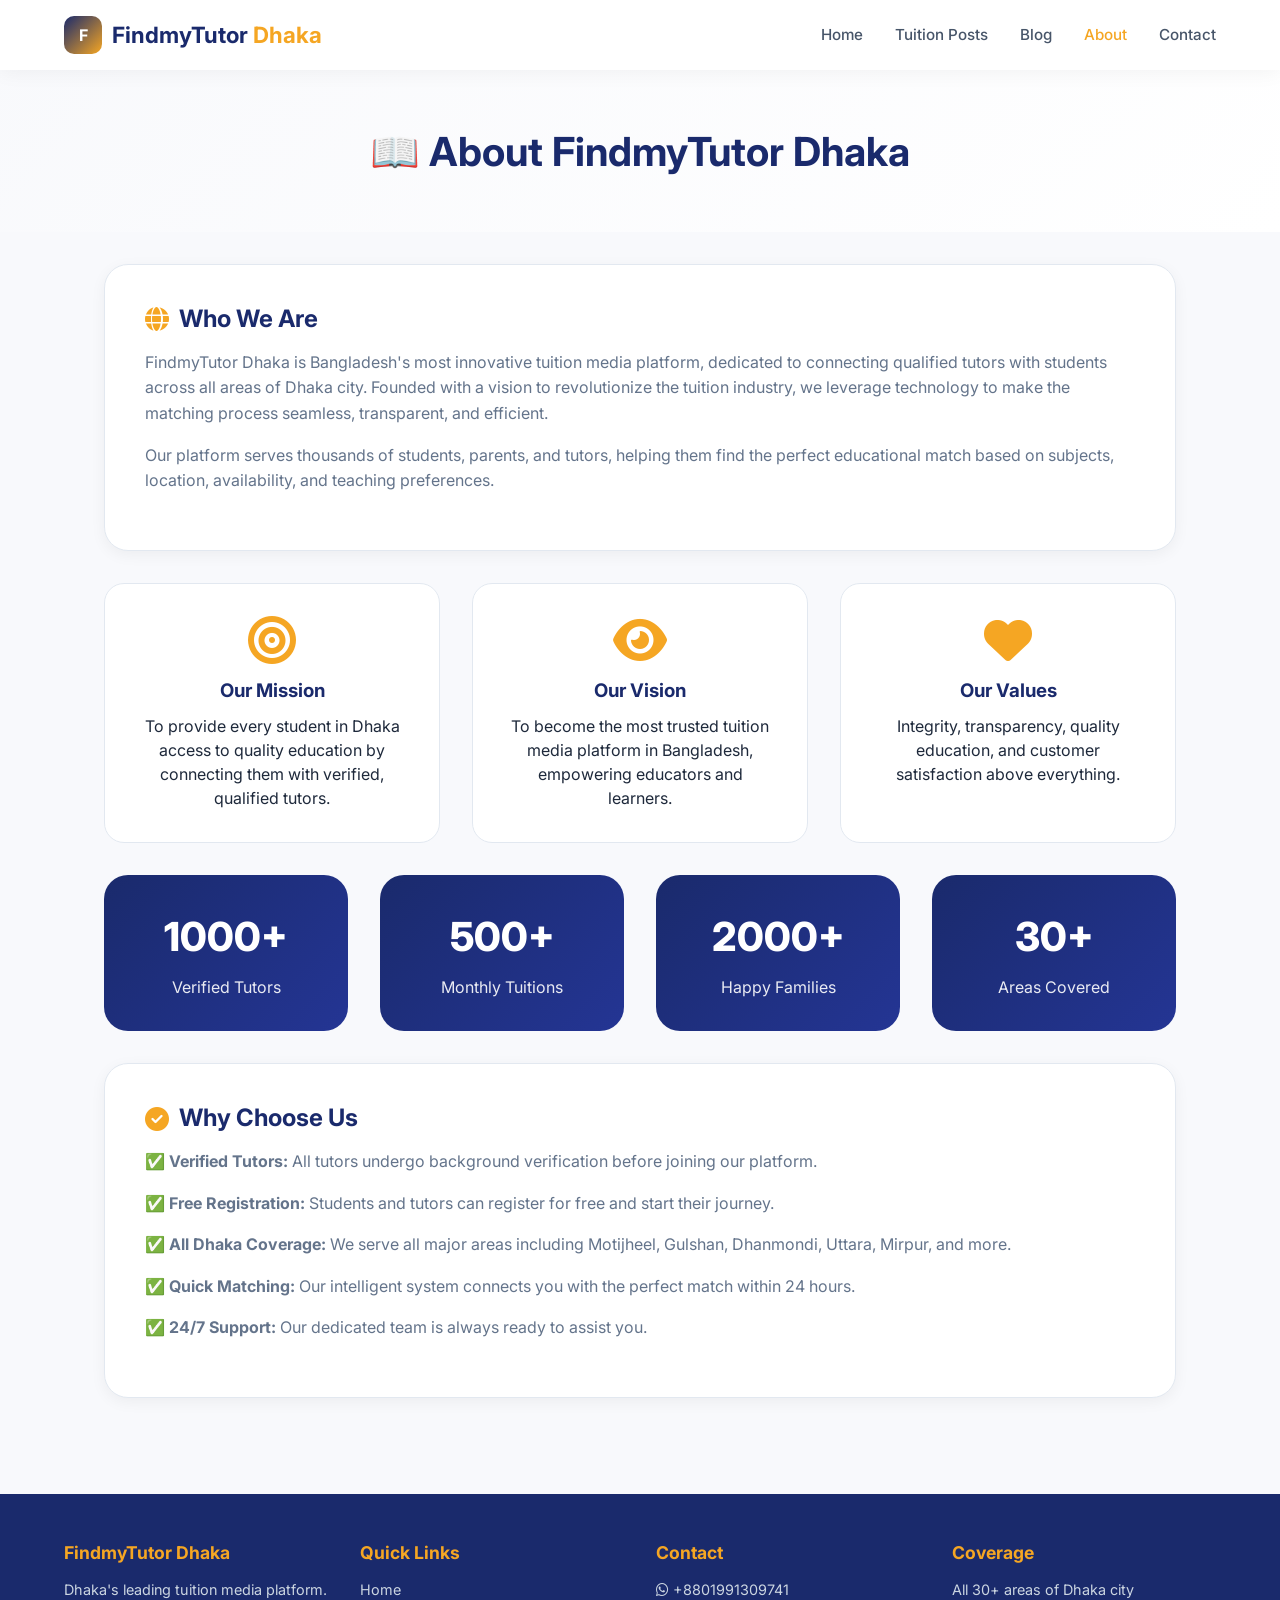
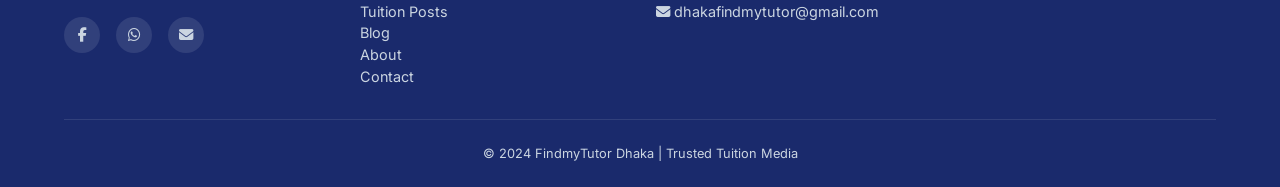
<file: about.html>
<!DOCTYPE html>
<html lang="en">
<head>
    <meta charset="UTF-8">
    <meta name="viewport" content="width=device-width, initial-scale=1.0, user-scalable=yes">
    <title>FindmyTutor Dhaka - Professional Tuition Media</title>
    
    <!-- Font Awesome -->
    <link rel="stylesheet" href="https://cdnjs.cloudflare.com/ajax/libs/font-awesome/6.5.2/css/all.min.css">
    
    <!-- Google Fonts -->
    <link href="https://fonts.googleapis.com/css2?family=Inter:opsz,wght@14..32,300;14..32,400;14..32,500;14..32,600;14..32,700&display=swap" rel="stylesheet">
    
    <!-- AOS Animation -->
    <link href="https://unpkg.com/aos@2.3.1/dist/aos.css" rel="stylesheet">
    
    <!-- Swiper JS (only needed for pages with carousel) -->
    <link rel="stylesheet" href="https://cdn.jsdelivr.net/npm/swiper@11/swiper-bundle.min.css" />
    
    <!-- Custom CSS -->
    <link rel="stylesheet" href="css/style.css">
</head>
<body>

<nav class="navbar" id="navbar">
    <a href="index.html" class="logo"><div class="logo-icon">F</div><span class="logo-text">FindmyTutor <span>Dhaka</span></span></a>
    <div class="nav-links"><a href="index.html">Home</a><a href="tuition.html">Tuition Posts</a><a href="blog.html">Blog</a><a href="about.html" class="active">About</a><a href="contact.html">Contact</a></div>
    <div class="mobile-menu" onclick="toggleMobileMenu()"><i class="fas fa-bars"></i></div>
</nav>

<div class="page-header"><h1 data-aos="fade-up">📖 About FindmyTutor Dhaka</h1></div>

<div class="about-content">
    <div class="about-section" data-aos="fade-up">
        <h2><i class="fas fa-globe"></i> Who We Are</h2>
        <p>FindmyTutor Dhaka is Bangladesh's most innovative tuition media platform, dedicated to connecting qualified tutors with students across all areas of Dhaka city. Founded with a vision to revolutionize the tuition industry, we leverage technology to make the matching process seamless, transparent, and efficient.</p>
        <p>Our platform serves thousands of students, parents, and tutors, helping them find the perfect educational match based on subjects, location, availability, and teaching preferences.</p>
    </div>
    
    <div class="mission-vision">
        <div class="mv-card" data-aos="fade-up"><i class="fas fa-bullseye"></i><h3>Our Mission</h3><p>To provide every student in Dhaka access to quality education by connecting them with verified, qualified tutors.</p></div>
        <div class="mv-card" data-aos="fade-up" data-aos-delay="100"><i class="fas fa-eye"></i><h3>Our Vision</h3><p>To become the most trusted tuition media platform in Bangladesh, empowering educators and learners.</p></div>
        <div class="mv-card" data-aos="fade-up" data-aos-delay="200"><i class="fas fa-heart"></i><h3>Our Values</h3><p>Integrity, transparency, quality education, and customer satisfaction above everything.</p></div>
    </div>
    
    <div class="stats-container">
        <div class="stat-box" data-aos="zoom-in"><div class="number">1000+</div><div class="label">Verified Tutors</div></div>
        <div class="stat-box" data-aos="zoom-in" data-aos-delay="100"><div class="number">500+</div><div class="label">Monthly Tuitions</div></div>
        <div class="stat-box" data-aos="zoom-in" data-aos-delay="200"><div class="number">2000+</div><div class="label">Happy Families</div></div>
        <div class="stat-box" data-aos="zoom-in" data-aos-delay="300"><div class="number">30+</div><div class="label">Areas Covered</div></div>
    </div>
    
    <div class="about-section" data-aos="fade-up">
        <h2><i class="fas fa-check-circle"></i> Why Choose Us</h2>
        <p>✅ <strong>Verified Tutors:</strong> All tutors undergo background verification before joining our platform.</p>
        <p>✅ <strong>Free Registration:</strong> Students and tutors can register for free and start their journey.</p>
        <p>✅ <strong>All Dhaka Coverage:</strong> We serve all major areas including Motijheel, Gulshan, Dhanmondi, Uttara, Mirpur, and more.</p>
        <p>✅ <strong>Quick Matching:</strong> Our intelligent system connects you with the perfect match within 24 hours.</p>
        <p>✅ <strong>24/7 Support:</strong> Our dedicated team is always ready to assist you.</p>
    </div>
</div>

<footer class="footer">
    <div class="footer-content">
        <div class="footer-section"><h3>FindmyTutor Dhaka</h3><p>Dhaka's leading tuition media platform.</p><div class="social-links"><a href="#"><i class="fab fa-facebook-f"></i></a><a href="#"><i class="fab fa-whatsapp"></i></a><a href="#"><i class="fas fa-envelope"></i></a></div></div>
        <div class="footer-section"><h3>Quick Links</h3><p><a href="index.html">Home</a></p><p><a href="tuition.html">Tuition Posts</a></p><p><a href="blog.html">Blog</a></p><p><a href="about.html">About</a></p><p><a href="contact.html">Contact</a></p></div>
        <div class="footer-section"><h3>Contact</h3><p><i class="fab fa-whatsapp"></i> +8801991309741</p><p><i class="fas fa-envelope"></i> dhakafindmytutor@gmail.com</p></div>
        <div class="footer-section"><h3>Coverage</h3><p>All 30+ areas of Dhaka city</p></div>
    </div>
    <div class="footer-bottom"><p>&copy; 2024 FindmyTutor Dhaka | Trusted Tuition Media</p></div>
</footer>

<!-- Scripts -->
<script src="https://unpkg.com/aos@2.3.1/dist/aos.js"></script>
<script src="https://cdn.jsdelivr.net/npm/swiper@11/swiper-bundle.min.js"></script>
<script src="js/main.js"></script>
</body>
</html>
</file>
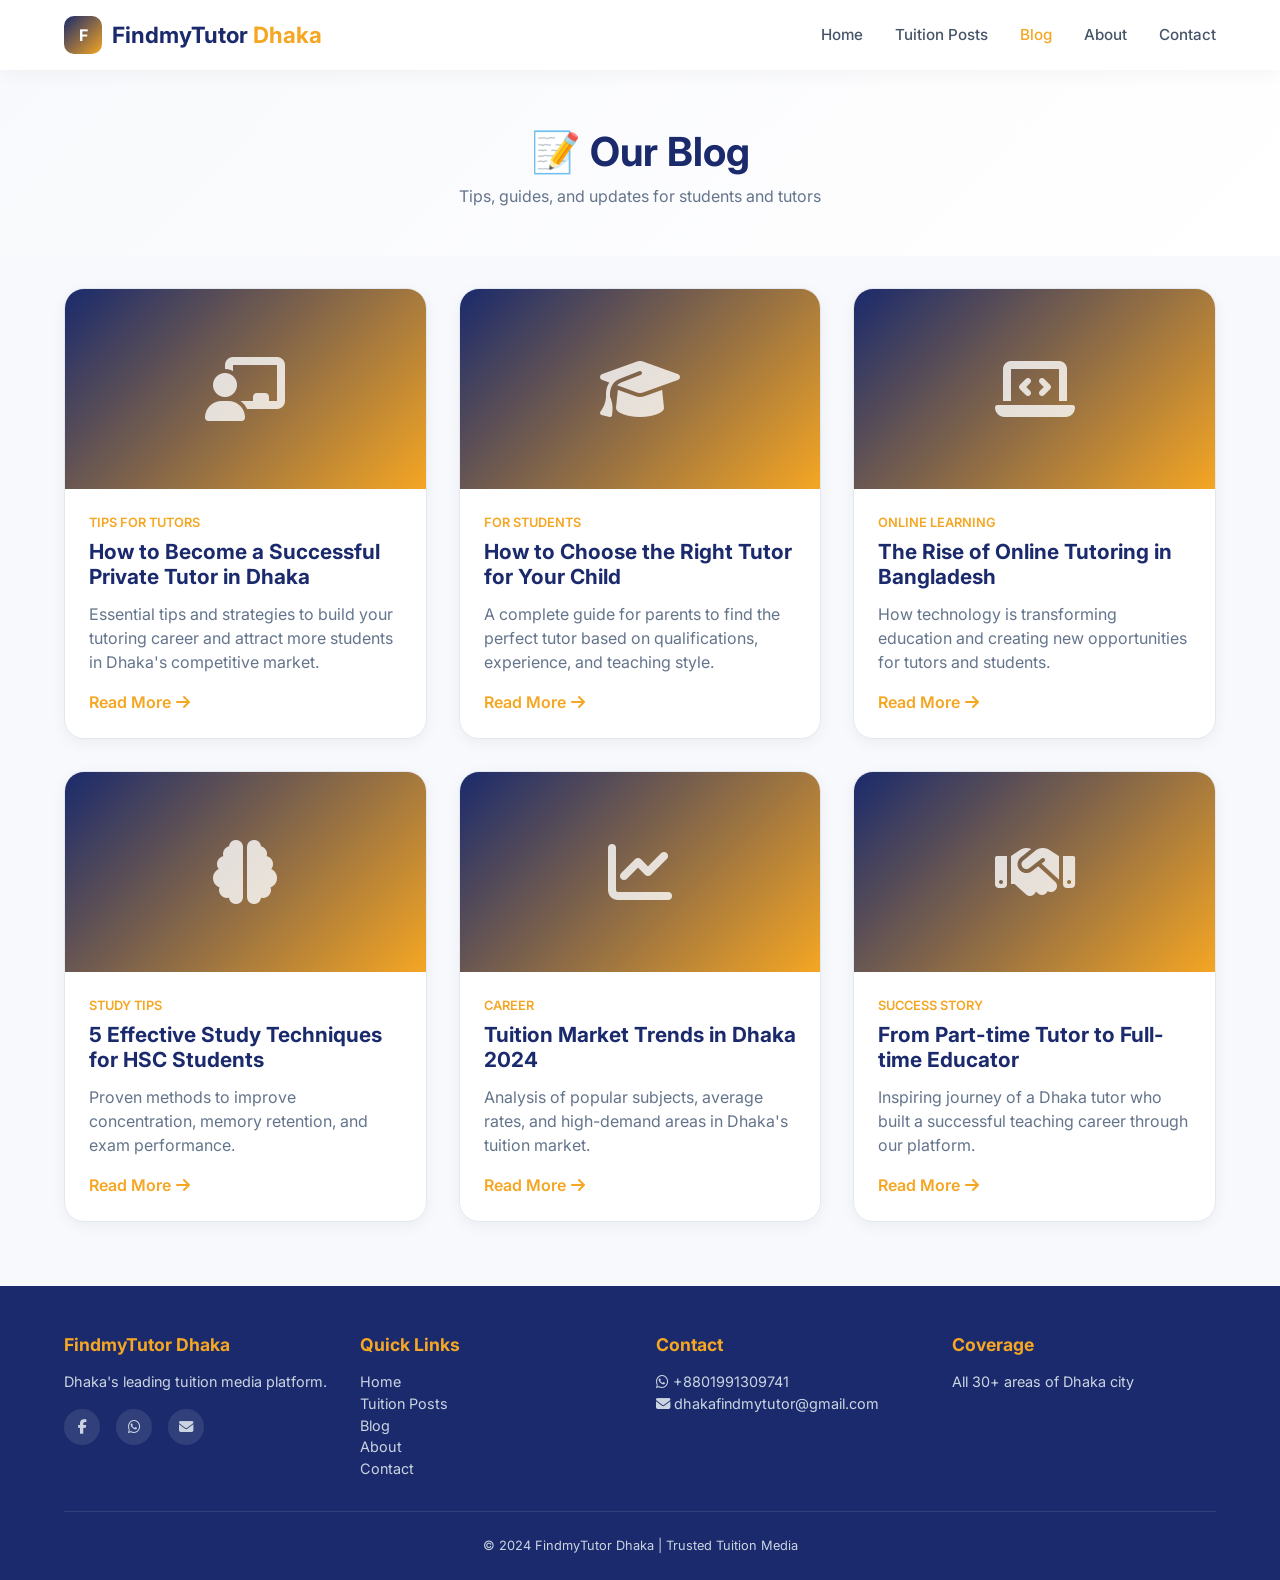
<file: blog.html>
<!DOCTYPE html>
<html lang="en">
<head>
    <meta charset="UTF-8">
    <meta name="viewport" content="width=device-width, initial-scale=1.0, user-scalable=yes">
    <title>FindmyTutor Dhaka - Professional Tuition Media</title>
    
    <!-- Font Awesome -->
    <link rel="stylesheet" href="https://cdnjs.cloudflare.com/ajax/libs/font-awesome/6.5.2/css/all.min.css">
    
    <!-- Google Fonts -->
    <link href="https://fonts.googleapis.com/css2?family=Inter:opsz,wght@14..32,300;14..32,400;14..32,500;14..32,600;14..32,700&display=swap" rel="stylesheet">
    
    <!-- AOS Animation -->
    <link href="https://unpkg.com/aos@2.3.1/dist/aos.css" rel="stylesheet">
    
    <!-- Swiper JS (only needed for pages with carousel) -->
    <link rel="stylesheet" href="https://cdn.jsdelivr.net/npm/swiper@11/swiper-bundle.min.css" />
    
    <!-- Custom CSS -->
    <link rel="stylesheet" href="css/style.css">
</head>
<body>

<nav class="navbar" id="navbar">
    <a href="index.html" class="logo"><div class="logo-icon">F</div><span class="logo-text">FindmyTutor <span>Dhaka</span></span></a>
    <div class="nav-links"><a href="index.html">Home</a><a href="tuition.html">Tuition Posts</a><a href="blog.html" class="active">Blog</a><a href="about.html">About</a><a href="contact.html">Contact</a></div>
    <div class="mobile-menu" onclick="toggleMobileMenu()"><i class="fas fa-bars"></i></div>
</nav>

<div class="page-header"><h1 data-aos="fade-up">📝 Our Blog</h1><p data-aos="fade-up">Tips, guides, and updates for students and tutors</p></div>

<div class="blog-grid">
    <div class="blog-card" data-aos="fade-up"><div class="blog-img"><i class="fas fa-chalkboard-user"></i></div><div class="blog-content"><div class="blog-category">Tips for Tutors</div><h3>How to Become a Successful Private Tutor in Dhaka</h3><p>Essential tips and strategies to build your tutoring career and attract more students in Dhaka's competitive market.</p><a href="#" class="read-more">Read More <i class="fas fa-arrow-right"></i></a></div></div>
    
    <div class="blog-card" data-aos="fade-up" data-aos-delay="100"><div class="blog-img"><i class="fas fa-graduation-cap"></i></div><div class="blog-content"><div class="blog-category">For Students</div><h3>How to Choose the Right Tutor for Your Child</h3><p>A complete guide for parents to find the perfect tutor based on qualifications, experience, and teaching style.</p><a href="#" class="read-more">Read More <i class="fas fa-arrow-right"></i></a></div></div>
    
    <div class="blog-card" data-aos="fade-up" data-aos-delay="200"><div class="blog-img"><i class="fas fa-laptop-code"></i></div><div class="blog-content"><div class="blog-category">Online Learning</div><h3>The Rise of Online Tutoring in Bangladesh</h3><p>How technology is transforming education and creating new opportunities for tutors and students.</p><a href="#" class="read-more">Read More <i class="fas fa-arrow-right"></i></a></div></div>
    
    <div class="blog-card" data-aos="fade-up"><div class="blog-img"><i class="fas fa-brain"></i></div><div class="blog-content"><div class="blog-category">Study Tips</div><h3>5 Effective Study Techniques for HSC Students</h3><p>Proven methods to improve concentration, memory retention, and exam performance.</p><a href="#" class="read-more">Read More <i class="fas fa-arrow-right"></i></a></div></div>
    
    <div class="blog-card" data-aos="fade-up" data-aos-delay="100"><div class="blog-img"><i class="fas fa-chart-line"></i></div><div class="blog-content"><div class="blog-category">Career</div><h3>Tuition Market Trends in Dhaka 2024</h3><p>Analysis of popular subjects, average rates, and high-demand areas in Dhaka's tuition market.</p><a href="#" class="read-more">Read More <i class="fas fa-arrow-right"></i></a></div></div>
    
    <div class="blog-card" data-aos="fade-up" data-aos-delay="200"><div class="blog-img"><i class="fas fa-handshake"></i></div><div class="blog-content"><div class="blog-category">Success Story</div><h3>From Part-time Tutor to Full-time Educator</h3><p>Inspiring journey of a Dhaka tutor who built a successful teaching career through our platform.</p><a href="#" class="read-more">Read More <i class="fas fa-arrow-right"></i></a></div></div>
</div>

<footer class="footer">
    <div class="footer-content">
        <div class="footer-section"><h3>FindmyTutor Dhaka</h3><p>Dhaka's leading tuition media platform.</p><div class="social-links"><a href="#"><i class="fab fa-facebook-f"></i></a><a href="#"><i class="fab fa-whatsapp"></i></a><a href="#"><i class="fas fa-envelope"></i></a></div></div>
        <div class="footer-section"><h3>Quick Links</h3><p><a href="index.html">Home</a></p><p><a href="tuition.html">Tuition Posts</a></p><p><a href="blog.html">Blog</a></p><p><a href="about.html">About</a></p><p><a href="contact.html">Contact</a></p></div>
        <div class="footer-section"><h3>Contact</h3><p><i class="fab fa-whatsapp"></i> +8801991309741</p><p><i class="fas fa-envelope"></i> dhakafindmytutor@gmail.com</p></div>
        <div class="footer-section"><h3>Coverage</h3><p>All 30+ areas of Dhaka city</p></div>
    </div>
    <div class="footer-bottom"><p>&copy; 2024 FindmyTutor Dhaka | Trusted Tuition Media</p></div>
</footer>

<!-- Scripts -->
<script src="https://unpkg.com/aos@2.3.1/dist/aos.js"></script>
<script src="https://cdn.jsdelivr.net/npm/swiper@11/swiper-bundle.min.js"></script>
<script src="js/main.js"></script>
</body>
</html>
</file>
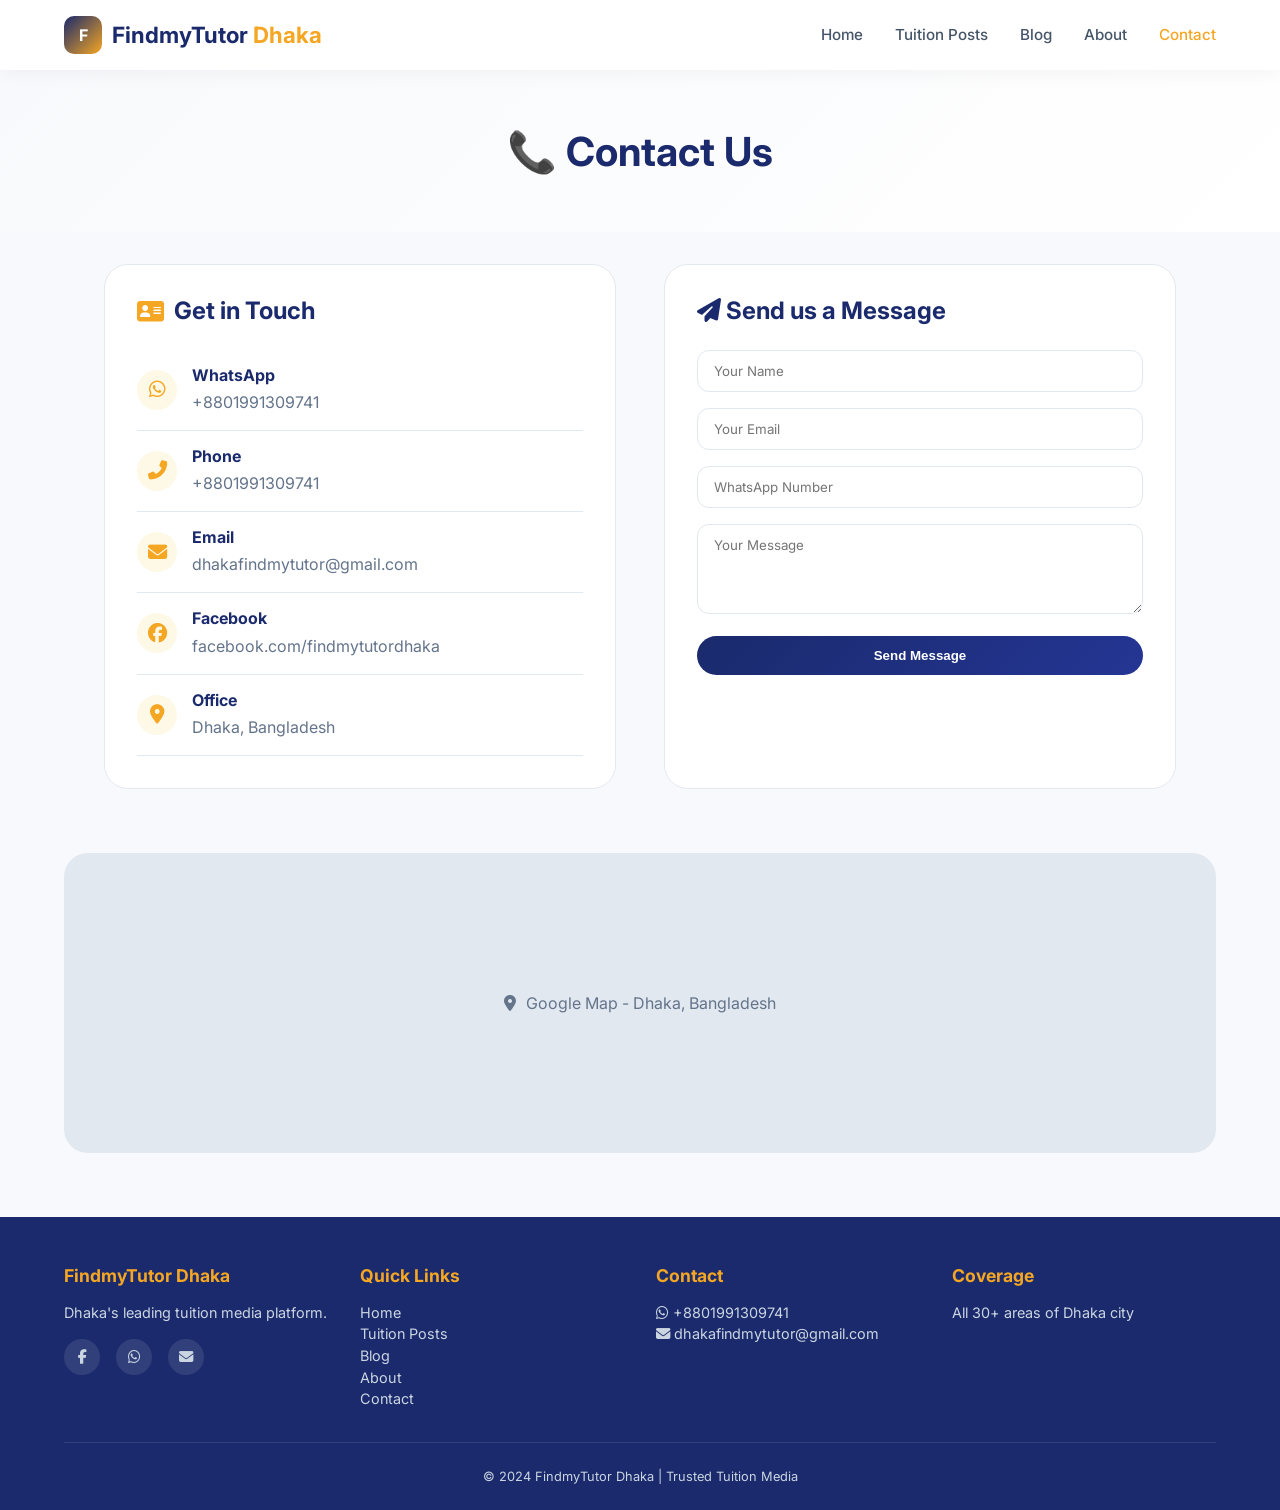
<file: contact.html>
<!DOCTYPE html>
<html lang="en">
<head>
    <meta charset="UTF-8">
    <meta name="viewport" content="width=device-width, initial-scale=1.0, user-scalable=yes">
    <title>FindmyTutor Dhaka - Professional Tuition Media</title>
    
    <!-- Font Awesome -->
    <link rel="stylesheet" href="https://cdnjs.cloudflare.com/ajax/libs/font-awesome/6.5.2/css/all.min.css">
    
    <!-- Google Fonts -->
    <link href="https://fonts.googleapis.com/css2?family=Inter:opsz,wght@14..32,300;14..32,400;14..32,500;14..32,600;14..32,700&display=swap" rel="stylesheet">
    
    <!-- AOS Animation -->
    <link href="https://unpkg.com/aos@2.3.1/dist/aos.css" rel="stylesheet">
    
    <!-- Swiper JS (only needed for pages with carousel) -->
    <link rel="stylesheet" href="https://cdn.jsdelivr.net/npm/swiper@11/swiper-bundle.min.css" />
    
    <!-- Custom CSS -->
    <link rel="stylesheet" href="css/style.css">
</head>
<body>

<nav class="navbar" id="navbar">
    <a href="index.html" class="logo"><div class="logo-icon">F</div><span class="logo-text">FindmyTutor <span>Dhaka</span></span></a>
    <div class="nav-links"><a href="index.html">Home</a><a href="tuition.html">Tuition Posts</a><a href="blog.html">Blog</a><a href="about.html">About</a><a href="contact.html" class="active">Contact</a></div>
    <div class="mobile-menu" onclick="toggleMobileMenu()"><i class="fas fa-bars"></i></div>
</nav>

<div class="page-header"><h1 data-aos="fade-up">📞 Contact Us</h1></div>

<div class="contact-container">
    <div class="contact-info" data-aos="fade-right">
        <h2><i class="fas fa-address-card"></i> Get in Touch</h2>
        <div class="info-item"><i class="fab fa-whatsapp"></i><div><h4>WhatsApp</h4><p>+8801991309741</p></div></div>
        <div class="info-item"><i class="fas fa-phone-alt"></i><div><h4>Phone</h4><p>+8801991309741</p></div></div>
        <div class="info-item"><i class="fas fa-envelope"></i><div><h4>Email</h4><p>dhakafindmytutor@gmail.com</p></div></div>
        <div class="info-item"><i class="fab fa-facebook"></i><div><h4>Facebook</h4><p>facebook.com/findmytutordhaka</p></div></div>
        <div class="info-item"><i class="fas fa-map-marker-alt"></i><div><h4>Office</h4><p>Dhaka, Bangladesh</p></div></div>
    </div>
    
    <div class="contact-form" data-aos="fade-left">
        <h2><i class="fas fa-paper-plane"></i> Send us a Message</h2>
        <form id="contactForm">
            <input type="text" id="contactName" placeholder="Your Name" required>
            <input type="email" id="contactEmail" placeholder="Your Email" required>
            <input type="tel" id="contactPhone" placeholder="WhatsApp Number">
            <textarea id="contactMessage" rows="4" placeholder="Your Message" required></textarea>
            <button type="submit">Send Message</button>
        </form>
    </div>
</div>

<div class="map-section" data-aos="fade-up">
    <div class="map-placeholder"><i class="fas fa-map-marker-alt" style="margin-right: 10px;"></i> Google Map - Dhaka, Bangladesh</div>
</div>

<footer class="footer">
    <div class="footer-content">
        <div class="footer-section"><h3>FindmyTutor Dhaka</h3><p>Dhaka's leading tuition media platform.</p><div class="social-links"><a href="https://facebook.com/findmytutordhaka"><i class="fab fa-facebook-f"></i></a><a href="https://wa.me/8801991309741"><i class="fab fa-whatsapp"></i></a><a href="mailto:dhakafindmytutor@gmail.com"><i class="fas fa-envelope"></i></a></div></div>
        <div class="footer-section"><h3>Quick Links</h3><p><a href="index.html">Home</a></p><p><a href="tuition.html">Tuition Posts</a></p><p><a href="blog.html">Blog</a></p><p><a href="about.html">About</a></p><p><a href="contact.html">Contact</a></p></div>
        <div class="footer-section"><h3>Contact</h3><p><i class="fab fa-whatsapp"></i> +8801991309741</p><p><i class="fas fa-envelope"></i> dhakafindmytutor@gmail.com</p></div>
        <div class="footer-section"><h3>Coverage</h3><p>All 30+ areas of Dhaka city</p></div>
    </div>
    <div class="footer-bottom"><p>&copy; 2024 FindmyTutor Dhaka | Trusted Tuition Media</p></div>
</footer>

<!-- Scripts -->
<script src="https://unpkg.com/aos@2.3.1/dist/aos.js"></script>
<script src="https://cdn.jsdelivr.net/npm/swiper@11/swiper-bundle.min.js"></script>
<script src="js/main.js"></script>
</body>
</html>
</file>
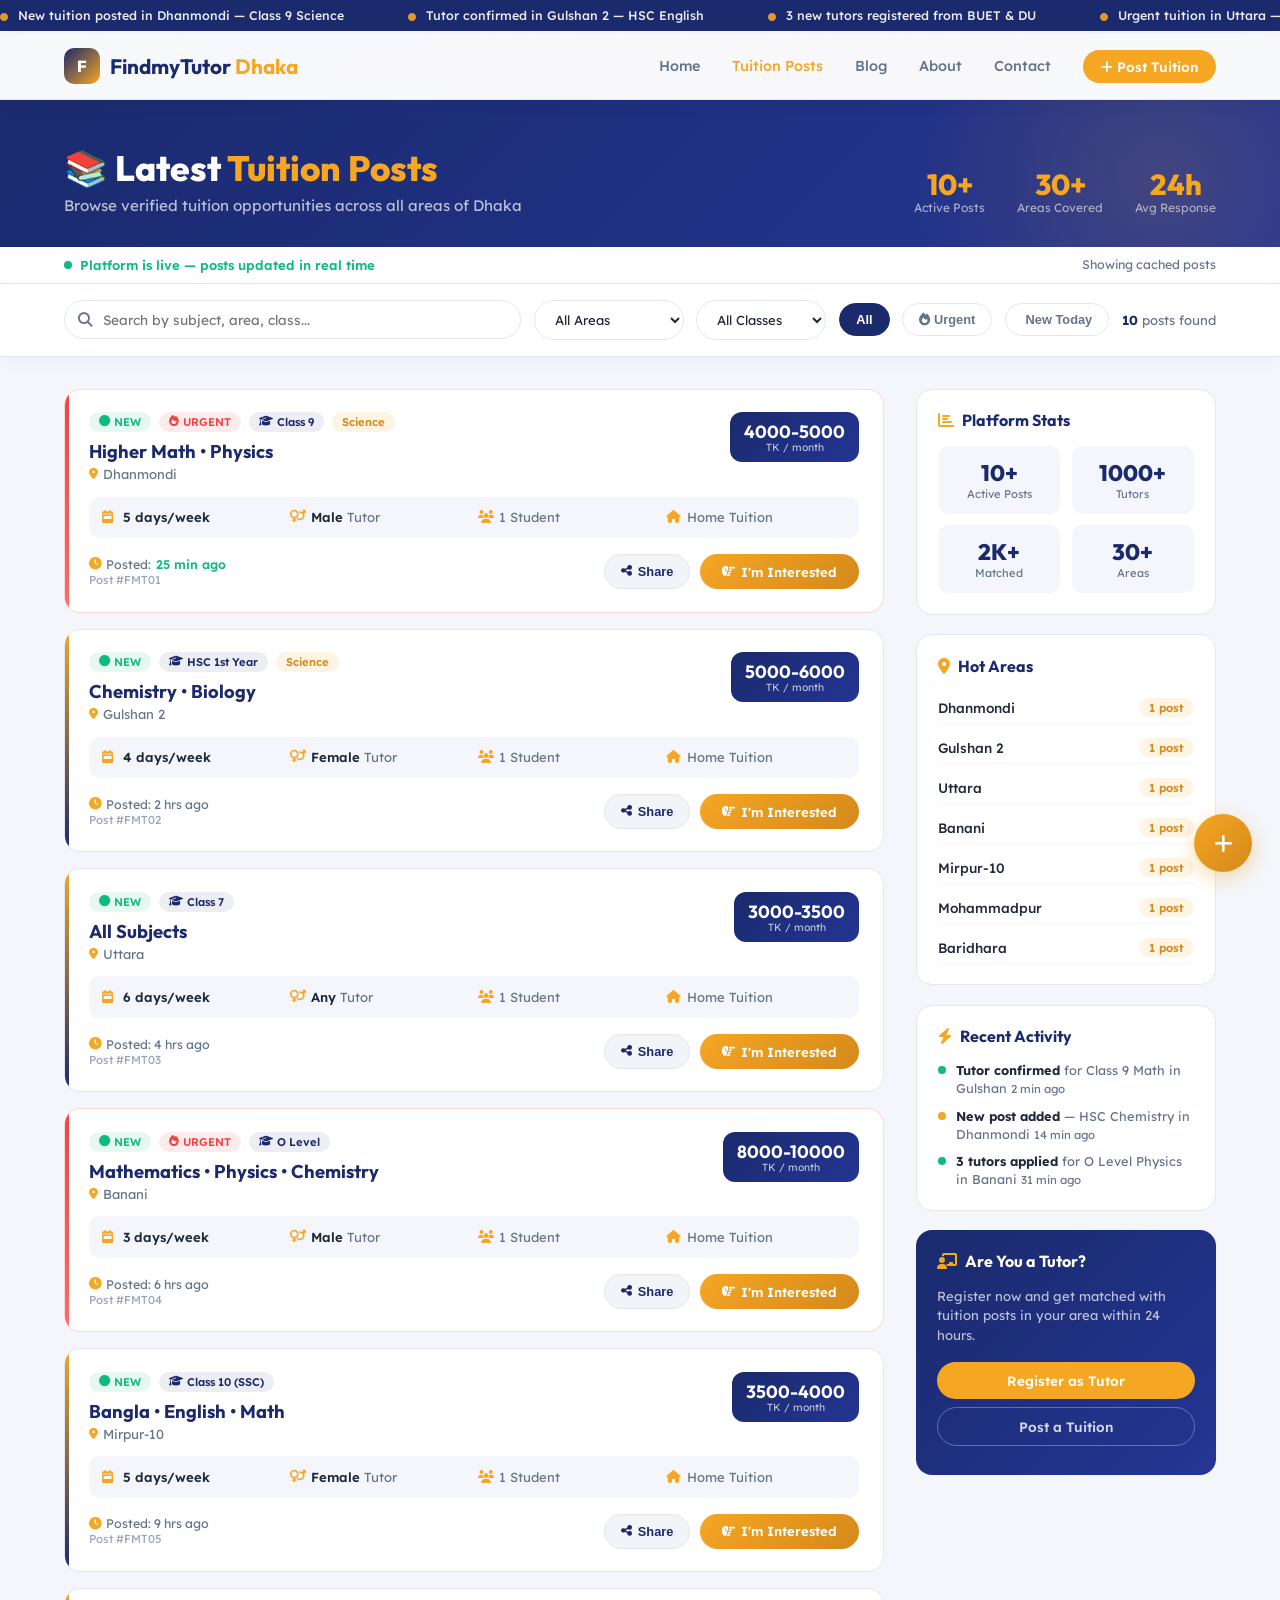
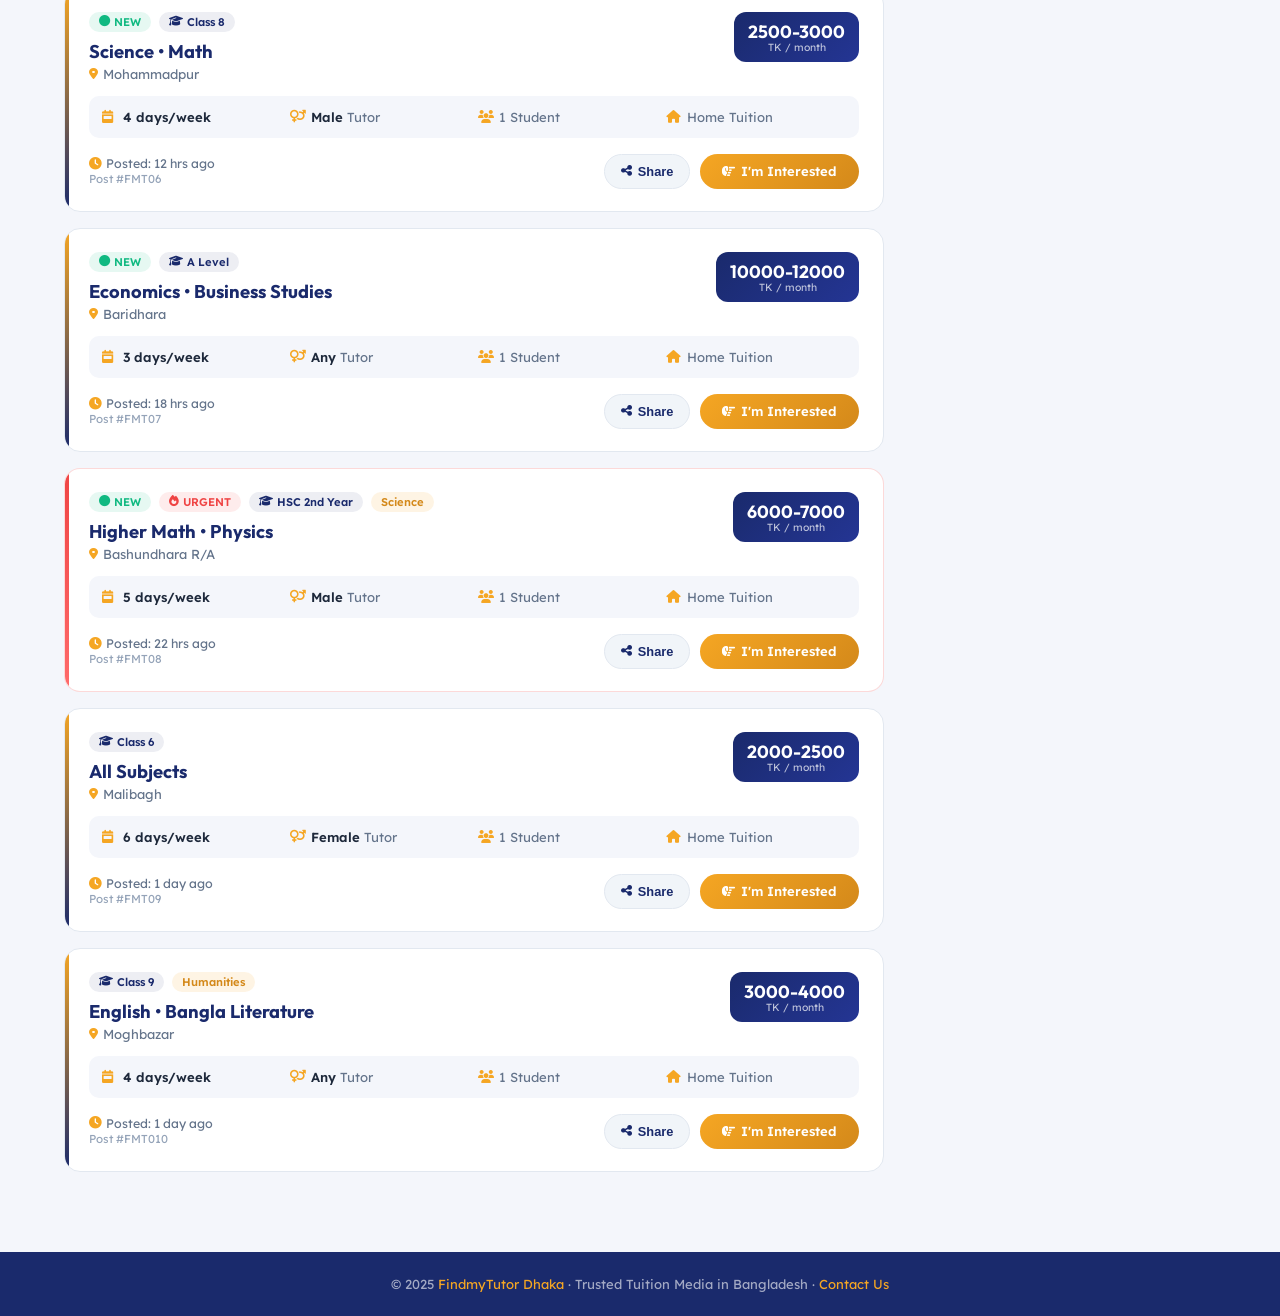
<file: tuition.html>
<!DOCTYPE html>
<html lang="en">
<head>
    <meta charset="UTF-8">
    <meta name="viewport" content="width=device-width, initial-scale=1.0">
    <title>Tuition Posts - FindmyTutor Dhaka | Latest Home Tuition Jobs in Dhaka</title>
    <meta name="description" content="Browse 500+ active tuition posts in Dhaka. Find home tuition jobs in Gulshan, Dhanmondi, Uttara, Mirpur and all areas of Dhaka. Apply now!">
    <link href="https://fonts.googleapis.com/css2?family=Outfit:wght@300;400;500;600;700;800&family=Lexend:wght@400;500;600&display=swap" rel="stylesheet">
    <link rel="stylesheet" href="https://cdnjs.cloudflare.com/ajax/libs/font-awesome/6.5.2/css/all.min.css">
    <style>
        :root {
            --navy: #1A2A6C;
            --navy-dark: #111d4e;
            --gold: #F5A623;
            --gold-dark: #d4891a;
            --bg: #F4F6FB;
            --white: #ffffff;
            --text: #1E293B;
            --muted: #64748B;
            --border: #E2E8F0;
            --card-shadow: 0 2px 20px rgba(26,42,108,0.07);
            --success: #10b981;
            --urgent: #ef4444;
        }

        * { margin: 0; padding: 0; box-sizing: border-box; }

        body {
            font-family: 'Lexend', sans-serif;
            background: var(--bg);
            color: var(--text);
            overflow-x: hidden;
        }

        /* ── TICKER ── */
        .ticker-wrap {
            background: var(--navy);
            color: white;
            padding: 8px 0;
            overflow: hidden;
            position: fixed;
            top: 0;
            width: 100%;
            z-index: 1100;
        }
        .ticker-content {
            display: flex;
            gap: 4rem;
            animation: ticker 35s linear infinite;
            white-space: nowrap;
        }
        .ticker-content span { font-size: 0.78rem; font-weight: 500; opacity: 0.9; }
        .ticker-content span i { color: var(--gold); margin-right: 6px; }
        @keyframes ticker {
            0% { transform: translateX(0); }
            100% { transform: translateX(-50%); }
        }

        /* ── NAVBAR ── */
        .navbar {
            background: rgba(255,255,255,0.97);
            backdrop-filter: blur(12px);
            padding: 0.9rem 5%;
            display: flex;
            justify-content: space-between;
            align-items: center;
            position: fixed;
            width: 100%;
            top: 34px;
            z-index: 1000;
            box-shadow: 0 1px 0 var(--border), 0 4px 20px rgba(0,0,0,0.04);
        }
        .logo { display: flex; align-items: center; gap: 10px; text-decoration: none; }
        .logo-icon {
            width: 36px; height: 36px;
            background: linear-gradient(135deg, var(--navy), var(--gold));
            border-radius: 10px;
            display: flex; align-items: center; justify-content: center;
            font-family: 'Outfit', sans-serif;
            font-weight: 800; color: white; font-size: 1rem;
        }
        .logo-text { font-family: 'Outfit', sans-serif; font-size: 1.3rem; font-weight: 700; color: var(--navy); }
        .logo-text span { color: var(--gold); }
        .nav-links { display: flex; gap: 2rem; align-items: center; }
        .nav-links a { text-decoration: none; color: var(--muted); font-weight: 500; font-size: 0.9rem; transition: color 0.2s; }
        .nav-links a:hover, .nav-links a.active { color: var(--gold); }
        .nav-post-btn {
            background: var(--gold);
            color: white !important;
            padding: 8px 18px;
            border-radius: 50px;
            font-weight: 600 !important;
            font-size: 0.85rem !important;
            cursor: pointer;
        }
        .nav-post-btn:hover { background: var(--gold-dark) !important; color: white !important; }
        .mobile-menu { display: none; font-size: 1.4rem; cursor: pointer; color: var(--navy); }

        /* ── PAGE HEADER ── */
        .page-header {
            padding: 7rem 5% 2rem;
            margin-top: 34px;
            background: linear-gradient(135deg, var(--navy) 0%, #243594 100%);
            position: relative;
            overflow: hidden;
        }
        .page-header::before {
            content: '';
            position: absolute;
            top: -50%; right: -10%;
            width: 500px; height: 500px;
            background: radial-gradient(circle, rgba(245,166,35,0.15) 0%, transparent 70%);
            pointer-events: none;
        }
        .page-header-inner {
            max-width: 1300px;
            margin: 0 auto;
            display: flex;
            justify-content: space-between;
            align-items: flex-end;
            flex-wrap: wrap;
            gap: 1.5rem;
        }
        .page-header h1 {
            font-family: 'Outfit', sans-serif;
            font-size: 2.2rem;
            font-weight: 800;
            color: white;
            margin-bottom: 0.4rem;
        }
        .page-header h1 span { color: var(--gold); }
        .page-header p { color: rgba(255,255,255,0.7); font-size: 0.95rem; }
        .header-stats {
            display: flex;
            gap: 2rem;
        }
        .hstat { text-align: center; }
        .hstat-num {
            font-family: 'Outfit', sans-serif;
            font-size: 1.8rem;
            font-weight: 800;
            color: var(--gold);
            line-height: 1;
        }
        .hstat-label { font-size: 0.75rem; color: rgba(255,255,255,0.6); margin-top: 2px; }

        /* ── LIVE INDICATOR ── */
        .live-bar {
            background: white;
            border-bottom: 1px solid var(--border);
            padding: 0.6rem 5%;
        }
        .live-bar-inner {
            max-width: 1300px;
            margin: 0 auto;
            display: flex;
            align-items: center;
            justify-content: space-between;
            flex-wrap: wrap;
            gap: 0.5rem;
        }
        .live-dot {
            display: flex;
            align-items: center;
            gap: 8px;
            font-size: 0.82rem;
            color: var(--success);
            font-weight: 600;
        }
        .live-dot::before {
            content: '';
            width: 8px; height: 8px;
            background: var(--success);
            border-radius: 50%;
            animation: pulse 1.5s infinite;
        }
        @keyframes pulse {
            0%, 100% { opacity: 1; transform: scale(1); }
            50% { opacity: 0.5; transform: scale(1.3); }
        }
        .last-updated { font-size: 0.78rem; color: var(--muted); }

        /* ── FILTER BAR (HIDDEN IN SINGLE POST VIEW) ── */
        .filter-section {
            background: white;
            border-bottom: 1px solid var(--border);
            padding: 1rem 5%;
            position: sticky;
            top: 100px;
            z-index: 90;
            box-shadow: 0 4px 15px rgba(0,0,0,0.04);
        }
        .filter-section.hide { display: none; }
        .filter-inner {
            max-width: 1300px;
            margin: 0 auto;
            display: flex;
            gap: 0.8rem;
            align-items: center;
            flex-wrap: wrap;
        }
        .search-box {
            flex: 1;
            min-width: 200px;
            position: relative;
        }
        .search-box i {
            position: absolute;
            left: 14px;
            top: 50%;
            transform: translateY(-50%);
            color: var(--muted);
            font-size: 0.9rem;
        }
        .search-box input {
            width: 100%;
            padding: 10px 14px 10px 38px;
            border: 1.5px solid var(--border);
            border-radius: 50px;
            font-family: 'Lexend', sans-serif;
            font-size: 0.85rem;
            outline: none;
            transition: border-color 0.2s;
        }
        .search-box input:focus { border-color: var(--gold); }
        .filter-select {
            padding: 10px 16px;
            border: 1.5px solid var(--border);
            border-radius: 50px;
            font-family: 'Lexend', sans-serif;
            font-size: 0.82rem;
            outline: none;
            cursor: pointer;
            background: white;
            color: var(--text);
            min-width: 130px;
        }
        .filter-select:focus { border-color: var(--gold); }
        .filter-chip {
            padding: 8px 16px;
            border: 1.5px solid var(--border);
            border-radius: 50px;
            font-size: 0.8rem;
            font-weight: 600;
            cursor: pointer;
            background: white;
            color: var(--muted);
            transition: all 0.2s;
            white-space: nowrap;
        }
        .filter-chip:hover, .filter-chip.active {
            background: var(--navy);
            border-color: var(--navy);
            color: white;
        }
        .filter-chip.urgent-chip.active { background: var(--urgent); border-color: var(--urgent); }
        .result-count { font-size: 0.82rem; color: var(--muted); white-space: nowrap; margin-left: auto; }
        .result-count strong { color: var(--navy); }

        /* ── MAIN LAYOUT ── */
        .main-content {
            max-width: 1300px;
            margin: 0 auto;
            padding: 2rem 5%;
            display: grid;
            grid-template-columns: 1fr 300px;
            gap: 2rem;
            align-items: start;
        }
        .main-content.single-post {
            grid-template-columns: 1fr;
            max-width: 700px;
        }
        .main-content.single-post .sidebar { display: none; }

        /* ── TUITION CARDS ── */
        .tuition-grid { display: flex; flex-direction: column; gap: 1rem; }

        .tuition-card {
            background: white;
            border-radius: 16px;
            border: 1.5px solid var(--border);
            padding: 1.4rem 1.5rem;
            transition: all 0.25s;
            position: relative;
            overflow: hidden;
        }
        .tuition-card::before {
            content: '';
            position: absolute;
            left: 0; top: 0; bottom: 0;
            width: 4px;
            background: linear-gradient(180deg, var(--gold), var(--navy));
            border-radius: 4px 0 0 4px;
        }
        .tuition-card:hover {
            border-color: var(--gold);
            box-shadow: 0 8px 30px rgba(245,166,35,0.12);
            transform: translateY(-2px);
        }
        .tuition-card.urgent-card::before {
            background: linear-gradient(180deg, var(--urgent), #ff6b6b);
        }
        .tuition-card.urgent-card { border-color: rgba(239,68,68,0.2); }

        .card-top {
            display: flex;
            justify-content: space-between;
            align-items: flex-start;
            margin-bottom: 0.9rem;
            gap: 1rem;
        }
        .card-left { flex: 1; }
        .badge-row { display: flex; gap: 0.5rem; flex-wrap: wrap; margin-bottom: 0.5rem; }
        .badge {
            display: inline-flex;
            align-items: center;
            gap: 4px;
            padding: 3px 10px;
            border-radius: 50px;
            font-size: 0.7rem;
            font-weight: 600;
        }
        .badge-new { background: rgba(16,185,129,0.1); color: var(--success); }
        .badge-urgent { background: rgba(239,68,68,0.1); color: var(--urgent); }
        .badge-class { background: rgba(26,42,108,0.08); color: var(--navy); }
        .badge-group { background: rgba(245,166,35,0.12); color: var(--gold-dark); }

        .card-title {
            font-family: 'Outfit', sans-serif;
            font-size: 1.15rem;
            font-weight: 700;
            color: var(--navy);
            margin-bottom: 0.2rem;
        }
        .card-area {
            font-size: 0.82rem;
            color: var(--muted);
            display: flex;
            align-items: center;
            gap: 5px;
        }
        .card-area i { color: var(--gold); font-size: 0.75rem; }

        .salary-box {
            background: linear-gradient(135deg, var(--navy), #243594);
            color: white;
            padding: 8px 14px;
            border-radius: 12px;
            text-align: center;
            white-space: nowrap;
            flex-shrink: 0;
        }
        .salary-amount {
            font-family: 'Outfit', sans-serif;
            font-size: 1.1rem;
            font-weight: 700;
        }
        .salary-label { font-size: 0.65rem; opacity: 0.7; margin-top: -2px; }

        .card-details {
            display: grid;
            grid-template-columns: repeat(auto-fit, minmax(150px, 1fr));
            gap: 0.5rem;
            margin-bottom: 1rem;
            padding: 0.8rem;
            background: var(--bg);
            border-radius: 10px;
        }
        .detail-item {
            display: flex;
            align-items: center;
            gap: 7px;
            font-size: 0.82rem;
            color: var(--muted);
        }
        .detail-item i { color: var(--gold); width: 14px; font-size: 0.8rem; }
        .detail-item strong { color: var(--text); font-weight: 600; }

        .card-footer {
            display: flex;
            justify-content: space-between;
            align-items: center;
            gap: 1rem;
            flex-wrap: wrap;
        }
        .time-info {
            font-size: 0.78rem;
            color: var(--muted);
            display: flex;
            align-items: center;
            gap: 5px;
        }
        .time-info i { color: var(--gold); }
        .post-id { font-size: 0.72rem; color: #94a3b8; }

        .button-group {
            display: flex;
            gap: 0.6rem;
        }
        .share-btn {
            background: #F1F5F9;
            border: 1px solid var(--border);
            padding: 9px 16px;
            border-radius: 50px;
            font-size: 0.8rem;
            font-weight: 600;
            cursor: pointer;
            transition: all 0.2s;
            display: flex;
            align-items: center;
            gap: 6px;
            color: var(--navy);
        }
        .share-btn:hover {
            background: var(--navy);
            border-color: var(--navy);
            color: white;
        }
        .share-btn:hover i { color: white; }
        .apply-btn {
            background: linear-gradient(135deg, var(--gold), var(--gold-dark));
            color: white;
            border: none;
            padding: 9px 22px;
            border-radius: 50px;
            font-family: 'Lexend', sans-serif;
            font-weight: 600;
            font-size: 0.82rem;
            cursor: pointer;
            transition: all 0.2s;
            display: flex;
            align-items: center;
            gap: 6px;
        }
        .apply-btn:hover {
            transform: translateY(-1px);
            box-shadow: 0 4px 15px rgba(245,166,35,0.4);
        }

        /* Back button for single post view */
        .back-btn {
            display: inline-flex;
            align-items: center;
            gap: 8px;
            background: white;
            border: 1.5px solid var(--border);
            padding: 10px 20px;
            border-radius: 50px;
            color: var(--navy);
            font-weight: 600;
            font-size: 0.85rem;
            cursor: pointer;
            margin-bottom: 1.5rem;
            transition: all 0.2s;
            text-decoration: none;
        }
        .back-btn:hover {
            background: var(--navy);
            border-color: var(--navy);
            color: white;
        }
        .back-btn:hover i { color: white; }

        /* ── SIDEBAR ── */
        .sidebar { display: flex; flex-direction: column; gap: 1.2rem; }

        .sidebar-card {
            background: white;
            border-radius: 16px;
            border: 1.5px solid var(--border);
            padding: 1.3rem;
        }
        .sidebar-title {
            font-family: 'Outfit', sans-serif;
            font-size: 1rem;
            font-weight: 700;
            color: var(--navy);
            margin-bottom: 1rem;
            display: flex;
            align-items: center;
            gap: 8px;
        }
        .sidebar-title i { color: var(--gold); }

        .stat-grid { display: grid; grid-template-columns: 1fr 1fr; gap: 0.7rem; }
        .stat-box {
            background: var(--bg);
            border-radius: 10px;
            padding: 0.8rem;
            text-align: center;
        }
        .stat-box .num {
            font-family: 'Outfit', sans-serif;
            font-size: 1.4rem;
            font-weight: 800;
            color: var(--navy);
        }
        .stat-box .lbl { font-size: 0.7rem; color: var(--muted); }

        .area-list { display: flex; flex-direction: column; gap: 0.5rem; }
        .area-row {
            display: flex;
            justify-content: space-between;
            align-items: center;
            padding: 6px 0;
            border-bottom: 1px solid var(--bg);
            font-size: 0.85rem;
        }
        .area-name { font-weight: 500; color: var(--text); }
        .area-count { background: rgba(245,166,35,0.12); color: var(--gold-dark); padding: 2px 10px; border-radius: 50px; font-size: 0.72rem; font-weight: 600; }

        .cta-card { background: linear-gradient(135deg, var(--navy), #243594); border: none; }
        .cta-card .sidebar-title { color: white; }
        .cta-card p { font-size: 0.82rem; color: rgba(255,255,255,0.7); margin-bottom: 1rem; line-height: 1.5; }
        .cta-btn {
            display: block;
            width: 100%;
            background: var(--gold);
            color: white;
            border: none;
            padding: 10px;
            border-radius: 50px;
            font-family: 'Lexend', sans-serif;
            font-weight: 600;
            font-size: 0.85rem;
            cursor: pointer;
            text-align: center;
            text-decoration: none;
            margin-bottom: 0.5rem;
        }
        .cta-btn:hover { background: var(--gold-dark); }
        .cta-btn.outline { background: transparent; border: 1.5px solid rgba(255,255,255,0.3); color: rgba(255,255,255,0.8); }
        .cta-btn.outline:hover { background: rgba(255,255,255,0.1); }

        .activity-list { display: flex; flex-direction: column; gap: 0.6rem; }
        .activity-item {
            display: flex;
            gap: 10px;
            font-size: 0.8rem;
            align-items: flex-start;
        }
        .activity-dot {
            width: 8px; height: 8px;
            border-radius: 50%;
            background: var(--success);
            margin-top: 4px;
            flex-shrink: 0;
            animation: pulse 2s infinite;
        }
        .activity-dot.gold { background: var(--gold); }
        .activity-text { color: var(--muted); line-height: 1.4; }
        .activity-text strong { color: var(--text); }

        /* ── FAB (PASSWORD PROTECTED) ── */
        .fab {
            position: fixed;
            bottom: 28px;
            right: 28px;
            background: linear-gradient(135deg, var(--gold), var(--gold-dark));
            color: white;
            width: 58px; height: 58px;
            border-radius: 50%;
            display: flex;
            align-items: center;
            justify-content: center;
            text-decoration: none;
            z-index: 999;
            box-shadow: 0 6px 20px rgba(245,166,35,0.4);
            transition: all 0.2s;
            font-size: 1.3rem;
            cursor: pointer;
            border: none;
        }
        .fab:hover { transform: scale(1.1) rotate(90deg); }
        .fab-label {
            position: absolute;
            right: 68px;
            background: var(--navy);
            color: white;
            padding: 6px 12px;
            border-radius: 8px;
            font-size: 0.75rem;
            font-weight: 600;
            white-space: nowrap;
            opacity: 0;
            pointer-events: none;
            transition: opacity 0.2s;
        }
        .fab:hover .fab-label { opacity: 1; }

        /* ── PASSWORD MODAL ── */
        .password-modal .modal-box { max-width: 400px; }
        .password-error { color: #ef4444; font-size: 0.75rem; margin-top: 5px; display: none; }

        /* ── SHARE MODAL ── */
        .share-link-box {
            background: var(--bg);
            padding: 1rem;
            border-radius: 12px;
            margin: 1rem 0;
            word-break: break-all;
            display: flex;
            align-items: center;
            justify-content: space-between;
            gap: 10px;
        }
        .copy-btn {
            background: var(--gold);
            color: white;
            border: none;
            padding: 8px 16px;
            border-radius: 50px;
            cursor: pointer;
            font-weight: 600;
        }
        .social-share-buttons {
            display: flex;
            gap: 1rem;
            margin-top: 1rem;
        }
        .social-share-btn {
            flex: 1;
            padding: 10px;
            border-radius: 50px;
            text-decoration: none;
            text-align: center;
            font-weight: 600;
            display: flex;
            align-items: center;
            justify-content: center;
            gap: 8px;
        }
        .social-share-btn.facebook { background: #1877F2; color: white; }
        .social-share-btn.whatsapp { background: #25D366; color: white; }

        /* ── MODAL COMMON ── */
        .modal-overlay {
            display: none;
            position: fixed;
            inset: 0;
            background: rgba(0,0,0,0.5);
            backdrop-filter: blur(4px);
            z-index: 2000;
            justify-content: center;
            align-items: center;
            padding: 1rem;
        }
        .modal-overlay.open { display: flex; }
        .modal-box {
            background: white;
            border-radius: 20px;
            padding: 2rem;
            max-width: 460px;
            width: 100%;
            animation: popIn 0.3s cubic-bezier(0.34,1.56,0.64,1);
        }
        @keyframes popIn {
            from { opacity: 0; transform: scale(0.9); }
            to { opacity: 1; transform: scale(1); }
        }
        .modal-header {
            display: flex;
            justify-content: space-between;
            align-items: center;
            margin-bottom: 1.2rem;
        }
        .modal-title {
            font-family: 'Outfit', sans-serif;
            font-size: 1.2rem;
            font-weight: 700;
            color: var(--navy);
        }
        .modal-close {
            width: 32px; height: 32px;
            border-radius: 50%;
            border: none;
            background: var(--bg);
            cursor: pointer;
            font-size: 1rem;
            color: var(--muted);
            display: flex;
            align-items: center;
            justify-content: center;
        }
        .modal-close:hover { background: var(--border); }
        .form-group { margin-bottom: 1rem; }
        .form-group label { font-size: 0.82rem; font-weight: 600; color: var(--text); display: block; margin-bottom: 0.4rem; }
        .form-group input, .form-group select {
            width: 100%;
            padding: 10px 14px;
            border: 1.5px solid var(--border);
            border-radius: 10px;
            font-family: 'Lexend', sans-serif;
            font-size: 0.85rem;
            outline: none;
        }
        .form-group input:focus, .form-group select:focus { border-color: var(--gold); }

        .post-summary {
            background: var(--bg);
            border-radius: 12px;
            padding: 1rem;
            margin-bottom: 1.2rem;
            font-size: 0.85rem;
        }
        .post-summary strong { color: var(--navy); display: block; font-size: 1rem; margin-bottom: 0.3rem; }
        .post-summary span { color: var(--muted); }

        .plan-grid { display: grid; grid-template-columns: 1fr 1fr; gap: 0.8rem; margin-bottom: 1rem; }
        .plan-option {
            border: 2px solid var(--border);
            border-radius: 12px;
            padding: 0.9rem;
            cursor: pointer;
            transition: all 0.2s;
            text-align: center;
        }
        .plan-option:hover, .plan-option.selected { border-color: var(--gold); background: rgba(245,166,35,0.05); }
        .plan-option.pro-plan.selected { border-color: var(--navy); background: rgba(26,42,108,0.05); }
        .plan-name { font-weight: 700; font-size: 0.9rem; color: var(--navy); }
        .plan-price { font-size: 1.1rem; font-weight: 800; color: var(--gold); font-family: 'Outfit', sans-serif; }
        .plan-desc { font-size: 0.72rem; color: var(--muted); margin-top: 3px; }

        .submit-btn {
            width: 100%;
            background: linear-gradient(135deg, var(--navy), #243594);
            color: white;
            border: none;
            padding: 12px;
            border-radius: 50px;
            font-family: 'Lexend', sans-serif;
            font-weight: 600;
            font-size: 0.9rem;
            cursor: pointer;
            transition: all 0.2s;
        }
        .submit-btn:hover { opacity: 0.9; transform: translateY(-1px); }

        /* ── LOADING SKELETON ── */
        .skeleton-card {
            background: white;
            border-radius: 16px;
            border: 1.5px solid var(--border);
            padding: 1.4rem 1.5rem;
        }
        .skeleton-line {
            background: linear-gradient(90deg, #f0f0f0 25%, #e0e0e0 50%, #f0f0f0 75%);
            background-size: 200% 100%;
            animation: shimmer 1.5s infinite;
            border-radius: 6px;
            margin-bottom: 0.6rem;
        }
        @keyframes shimmer {
            0% { background-position: 200% 0; }
            100% { background-position: -200% 0; }
        }

        .empty-state {
            text-align: center;
            padding: 3rem;
            color: var(--muted);
        }
        .empty-state i { font-size: 3rem; color: var(--border); margin-bottom: 1rem; display: block; }

        footer {
            background: var(--navy);
            color: rgba(255,255,255,0.6);
            text-align: center;
            padding: 1.5rem;
            font-size: 0.82rem;
            margin-top: 3rem;
        }
        footer a { color: var(--gold); text-decoration: none; }

        @media (max-width: 1024px) {
            .main-content { grid-template-columns: 1fr; }
            .sidebar { display: grid; grid-template-columns: repeat(auto-fit, minmax(280px, 1fr)); }
        }
        @media (max-width: 768px) {
            .navbar { padding: 0.8rem 4%; }
            .nav-links { display: none; }
            .mobile-menu { display: block; }
            .nav-links.open {
                display: flex;
                flex-direction: column;
                position: absolute;
                top: 60px; left: 0;
                width: 100%;
                background: white;
                padding: 1rem 4%;
                box-shadow: 0 10px 20px rgba(0,0,0,0.08);
                gap: 1rem;
            }
            .page-header { padding: 6.5rem 4% 1.5rem; }
            .page-header h1 { font-size: 1.6rem; }
            .header-stats { gap: 1rem; }
            .filter-section { top: 94px; }
            .main-content { padding: 1rem 4%; }
            .sidebar { grid-template-columns: 1fr; }
            .button-group { flex-direction: column; width: 100%; }
            .share-btn, .apply-btn { justify-content: center; }
        }
    </style>
</head>
<body>

<!-- TICKER -->
<div class="ticker-wrap">
    <div class="ticker-content" id="tickerContent">
        <span><i class="fas fa-circle" style="font-size:0.5rem"></i> New tuition posted in Dhanmondi — Class 9 Science</span>
        <span><i class="fas fa-circle" style="font-size:0.5rem"></i> Tutor confirmed in Gulshan 2 — HSC English</span>
        <span><i class="fas fa-circle" style="font-size:0.5rem"></i> 3 new tutors registered from BUET & DU</span>
        <span><i class="fas fa-circle" style="font-size:0.5rem"></i> Urgent tuition in Uttara — Class 8 Math</span>
        <span><i class="fas fa-circle" style="font-size:0.5rem"></i> New tuition posted in Mirpur — Class 6 All Subjects</span>
        <span><i class="fas fa-circle" style="font-size:0.5rem"></i> Tutor found in Banani — O Level Physics</span>
        <span><i class="fas fa-circle" style="font-size:0.5rem"></i> 12 active posts in Dhanmondi right now</span>
        <span><i class="fas fa-circle" style="font-size:0.5rem"></i> New tuition posted in Dhanmondi — Class 9 Science</span>
        <span><i class="fas fa-circle" style="font-size:0.5rem"></i> Tutor confirmed in Gulshan 2 — HSC English</span>
        <span><i class="fas fa-circle" style="font-size:0.5rem"></i> 3 new tutors registered from BUET & DU</span>
        <span><i class="fas fa-circle" style="font-size:0.5rem"></i> Urgent tuition in Uttara — Class 8 Math</span>
        <span><i class="fas fa-circle" style="font-size:0.5rem"></i> New tuition posted in Mirpur — Class 6 All Subjects</span>
        <span><i class="fas fa-circle" style="font-size:0.5rem"></i> Tutor found in Banani — O Level Physics</span>
        <span><i class="fas fa-circle" style="font-size:0.5rem"></i> 12 active posts in Dhanmondi right now</span>
    </div>
</div>

<!-- NAVBAR -->
<nav class="navbar" id="navbar">
    <a href="index.html" class="logo">
        <div class="logo-icon">F</div>
        <span class="logo-text">FindmyTutor <span>Dhaka</span></span>
    </a>
    <div class="nav-links" id="navLinks">
        <a href="index.html">Home</a>
        <a href="tuition.html" class="active">Tuition Posts</a>
        <a href="blog.html">Blog</a>
        <a href="about.html">About</a>
        <a href="contact.html">Contact</a>
        <a href="#" class="nav-post-btn" id="postTuitionBtn"><i class="fas fa-plus"></i> Post Tuition</a>
    </div>
    <div class="mobile-menu" onclick="toggleNav()"><i class="fas fa-bars"></i></div>
</nav>

<!-- PAGE HEADER -->
<div class="page-header">
    <div class="page-header-inner">
        <div>
            <h1>📚 Latest <span>Tuition Posts</span></h1>
            <p>Browse verified tuition opportunities across all areas of Dhaka</p>
        </div>
        <div class="header-stats">
            <div class="hstat"><div class="hstat-num" id="totalPostsCount">—</div><div class="hstat-label">Active Posts</div></div>
            <div class="hstat"><div class="hstat-num">30+</div><div class="hstat-label">Areas Covered</div></div>
            <div class="hstat"><div class="hstat-num">24h</div><div class="hstat-label">Avg Response</div></div>
        </div>
    </div>
</div>

<!-- LIVE BAR -->
<div class="live-bar">
    <div class="live-bar-inner">
        <div class="live-dot">Platform is live — posts updated in real time</div>
        <div class="last-updated" id="lastUpdated">Checking for new posts...</div>
    </div>
</div>

<!-- FILTER BAR -->
<div class="filter-section" id="filterSection">
    <div class="filter-inner">
        <div class="search-box"><i class="fas fa-search"></i><input type="text" id="searchInput" placeholder="Search by subject, area, class..." oninput="applyFilters()"></div>
        <select class="filter-select" id="areaFilter" onchange="applyFilters()"><option value="">All Areas</option><option>Dhanmondi</option><option>Gulshan</option><option>Banani</option><option>Uttara</option><option>Mirpur</option><option>Mohammadpur</option><option>Bashundhara</option><option>Motijheel</option><option>Malibagh</option><option>Moghbazar</option></select>
        <select class="filter-select" id="classFilter" onchange="applyFilters()"><option value="">All Classes</option><option>Class 1-5</option><option>Class 6-8</option><option>Class 9-10</option><option>HSC</option><option>O/A Level</option></select>
        <button class="filter-chip active" onclick="setFilter(this,'all')">All</button>
        <button class="filter-chip urgent-chip" onclick="setFilter(this,'urgent')"><i class="fas fa-fire"></i> Urgent</button>
        <button class="filter-chip" onclick="setFilter(this,'new')"><i class="fas fa-sparkles"></i> New Today</button>
        <div class="result-count" id="resultCount"><strong>—</strong> posts found</div>
    </div>
</div>

<!-- MAIN CONTENT -->
<div class="main-content" id="mainContent">
    <div>
        <div id="backButtonContainer"></div>
        <div class="tuition-grid" id="tuitionGrid"><div style="text-align:center;padding:3rem"><i class="fas fa-spinner fa-spin"></i> Loading posts...</div></div>
    </div>
    <div class="sidebar" id="sidebar">
        <div class="sidebar-card"><div class="sidebar-title"><i class="fas fa-chart-bar"></i> Platform Stats</div><div class="stat-grid"><div class="stat-box"><div class="num" id="sidebarPosts">—</div><div class="lbl">Active Posts</div></div><div class="stat-box"><div class="num">1000+</div><div class="lbl">Tutors</div></div><div class="stat-box"><div class="num">2K+</div><div class="lbl">Matched</div></div><div class="stat-box"><div class="num">30+</div><div class="lbl">Areas</div></div></div></div>
        <div class="sidebar-card"><div class="sidebar-title"><i class="fas fa-map-marker-alt"></i> Hot Areas</div><div class="area-list" id="hotAreas"><div class="area-row"><span class="area-name">Loading...</span><span class="area-count">—</span></div></div></div>
        <div class="sidebar-card"><div class="sidebar-title"><i class="fas fa-bolt"></i> Recent Activity</div><div class="activity-list"><div class="activity-item"><div class="activity-dot"></div><div class="activity-text"><strong>Tutor confirmed</strong> for Class 9 Math in Gulshan <span style="font-size:0.72rem">2 min ago</span></div></div><div class="activity-item"><div class="activity-dot gold"></div><div class="activity-text"><strong>New post added</strong> — HSC Chemistry in Dhanmondi <span style="font-size:0.72rem">14 min ago</span></div></div><div class="activity-item"><div class="activity-dot"></div><div class="activity-text"><strong>3 tutors applied</strong> for O Level Physics in Banani <span style="font-size:0.72rem">31 min ago</span></div></div></div></div>
        <div class="sidebar-card cta-card"><div class="sidebar-title"><i class="fas fa-chalkboard-user"></i> Are You a Tutor?</div><p>Register now and get matched with tuition posts in your area within 24 hours.</p><a href="index.html#register" class="cta-btn">Register as Tutor</a><a href="#" class="cta-btn outline" id="ctaPostBtn">Post a Tuition</a></div>
    </div>
</div>

<!-- FAB (PASSWORD PROTECTED) -->
<button class="fab" id="fabBtn"><span class="fab-label">Admin: Post Tuition</span><i class="fas fa-plus"></i></button>

<!-- PASSWORD MODAL -->
<div class="modal-overlay" id="passwordModal">
    <div class="modal-box password-modal">
        <div class="modal-header"><div class="modal-title"><i class="fas fa-lock" style="color:var(--gold);margin-right:8px"></i>Admin Access</div><button class="modal-close" onclick="closePasswordModal()"><i class="fas fa-times"></i></button></div>
        <div class="form-group"><label>Enter Admin Password</label><input type="password" id="adminPassword" placeholder="Enter password"><div id="passwordError" class="password-error">Incorrect password!</div></div>
        <button class="submit-btn" onclick="verifyPassword()">Verify Access</button>
    </div>
</div>

<!-- SHARE MODAL -->
<div class="modal-overlay" id="shareModal">
    <div class="modal-box">
        <div class="modal-header"><div class="modal-title"><i class="fas fa-share-alt" style="color:var(--gold);margin-right:8px"></i>Share this Tuition</div><button class="modal-close" onclick="closeShareModal()"><i class="fas fa-times"></i></button></div>
        <div class="share-link-box"><span id="shareLinkText"></span><button class="copy-btn" onclick="copyShareLink()"><i class="fas fa-copy"></i> Copy</button></div>
        <div class="social-share-buttons"><a id="facebookShare" target="_blank" class="social-share-btn facebook"><i class="fab fa-facebook-f"></i> Facebook</a><a id="whatsappShare" target="_blank" class="social-share-btn whatsapp"><i class="fab fa-whatsapp"></i> WhatsApp</a></div>
    </div>
</div>

<!-- APPLY MODAL -->
<div class="modal-overlay" id="applyModal">
    <div class="modal-box">
        <div class="modal-header"><div class="modal-title">Apply for Tuition</div><button class="modal-close" onclick="closeApplyModal()"><i class="fas fa-times"></i></button></div>
        <div class="post-summary" id="modalPostSummary"><strong id="modalPostTitle">—</strong><span id="modalPostDetails">—</span></div>
        <div class="modal-form">
            <div class="form-group"><label>Your Full Name</label><input type="text" id="applicantName" placeholder="e.g. Md. Rahim Uddin"></div>
            <div class="form-group"><label>WhatsApp Number</label><input type="tel" id="applicantPhone" placeholder="e.g. 01712345678"></div>
            <div class="form-group"><label>Your University / Institution</label><input type="text" id="applicantUniversity" placeholder="e.g. BUET, DU, NSU..."></div>
            <div class="form-group"><label>Choose Your Plan</label>
                <div class="plan-grid">
                    <div class="plan-option selected" id="planBasic" onclick="selectPlan('basic')"><div class="plan-name">Basic</div><div class="plan-price">Free</div><div class="plan-desc">CV submitted, wait for call</div></div>
                    <div class="plan-option pro-plan" id="planPro" onclick="selectPlan('pro')"><div class="plan-name">⭐ Pro</div><div class="plan-price">50 TK</div><div class="plan-desc">Priority CV + direct number</div></div>
                </div>
            </div>
            <div id="proPaymentInfo" style="display:none; background:var(--bg); border-radius:10px; padding:0.8rem; margin-bottom:1rem; font-size:0.82rem;">
                <strong style="color:var(--navy)">bKash Payment:</strong>
                <div style="font-size:1.2rem; font-weight:800; color:var(--gold); margin:4px 0">01991309741</div>
                <div style="color:var(--muted)">Send 50 TK then enter transaction ID below</div>
                <input type="text" id="transactionId" placeholder="Transaction ID (e.g. TRX8A3K...)" style="margin-top:0.6rem; width:100%; padding:8px 12px; border:1.5px solid var(--border); border-radius:8px; font-family:Lexend,sans-serif; font-size:0.82rem; outline:none;">
            </div>
            <button class="submit-btn" onclick="submitApplication()"><i class="fas fa-paper-plane"></i> Submit Application</button>
        </div>
    </div>
</div>

<footer><p>&copy; 2025 <a href="index.html">FindmyTutor Dhaka</a> · Trusted Tuition Media in Bangladesh · <a href="contact.html">Contact Us</a></p></footer>

<script>
// ============================================
// CONFIGURATION
// ============================================
const API_URL = "https://script.google.com/macros/s/AKfycbzyOFfwCLEd49PIIu730h52pXDwXzYrR43AeU6ulvQF9zyBRusDbNRv70DSX7n8_MUzKw/exec";
const WA_NUMBER = "8801991309741";
const GOOGLE_SCRIPT_URL = "https://script.google.com/macros/s/AKfycbyzRoZNbYy4DDC7dhWtOEGnbPHiLjsakLMaVyPDEIbFZhEkgArTQ86EuujHkHuQlm42SA/exec";
const ADMIN_PASSWORD = "findmytutor2024"; // CHANGE THIS PASSWORD

// ============================================
// DUMMY POSTS
// ============================================
const DUMMY_POSTS = [
    { id:'D1', className:'Class 9', classLevel:'SSC', subjects:'Higher Math, Physics', area:'Dhanmondi', duration:'5 days/week', gender:'Male', salaryRange:'4000-5000 TK/month', group:'Science', timestamp: new Date(Date.now()-25*60000).toISOString(), urgent:true },
    { id:'D2', className:'HSC 1st Year', classLevel:'HSC', subjects:'Chemistry, Biology', area:'Gulshan 2', duration:'4 days/week', gender:'Female', salaryRange:'5000-6000 TK/month', group:'Science', timestamp: new Date(Date.now()-2*3600000).toISOString(), urgent:false },
    { id:'D3', className:'Class 7', classLevel:'Junior', subjects:'All Subjects', area:'Uttara', duration:'6 days/week', gender:'Any', salaryRange:'3000-3500 TK/month', group:'', timestamp: new Date(Date.now()-4*3600000).toISOString(), urgent:false },
    { id:'D4', className:'O Level', classLevel:'O Level', subjects:'Mathematics, Physics, Chemistry', area:'Banani', duration:'3 days/week', gender:'Male', salaryRange:'8000-10000 TK/month', group:'', timestamp: new Date(Date.now()-6*3600000).toISOString(), urgent:true },
    { id:'D5', className:'Class 10 (SSC)', classLevel:'SSC', subjects:'Bangla, English, Math', area:'Mirpur-10', duration:'5 days/week', gender:'Female', salaryRange:'3500-4000 TK/month', group:'', timestamp: new Date(Date.now()-9*3600000).toISOString(), urgent:false },
    { id:'D6', className:'Class 8', classLevel:'Junior', subjects:'Science, Math', area:'Mohammadpur', duration:'4 days/week', gender:'Male', salaryRange:'2500-3000 TK/month', group:'', timestamp: new Date(Date.now()-12*3600000).toISOString(), urgent:false },
    { id:'D7', className:'A Level', classLevel:'A Level', subjects:'Economics, Business Studies', area:'Baridhara', duration:'3 days/week', gender:'Any', salaryRange:'10000-12000 TK/month', group:'', timestamp: new Date(Date.now()-18*3600000).toISOString(), urgent:false },
    { id:'D8', className:'HSC 2nd Year', classLevel:'HSC', subjects:'Higher Math, Physics', area:'Bashundhara R/A', duration:'5 days/week', gender:'Male', salaryRange:'6000-7000 TK/month', group:'Science', timestamp: new Date(Date.now()-22*3600000).toISOString(), urgent:true },
    { id:'D9', className:'Class 6', classLevel:'Junior', subjects:'All Subjects', area:'Malibagh', duration:'6 days/week', gender:'Female', salaryRange:'2000-2500 TK/month', group:'', timestamp: new Date(Date.now()-28*3600000).toISOString(), urgent:false },
    { id:'D10', className:'Class 9', classLevel:'SSC', subjects:'English, Bangla Literature', area:'Moghbazar', duration:'4 days/week', gender:'Any', salaryRange:'3000-4000 TK/month', group:'Humanities', timestamp: new Date(Date.now()-35*3600000).toISOString(), urgent:false },
];

// ============================================
// STATE
// ============================================
let allPosts = [];
let filteredPosts = [];
let currentFilter = 'all';
let selectedPlan = 'basic';
let currentPostData = null;
let isSinglePostMode = false;

// ============================================
// TIME FUNCTIONS
// ============================================
function timeAgo(ts) {
    if (!ts) return 'Recently';
    const diff = Date.now() - new Date(ts);
    const m = Math.floor(diff/60000);
    const h = Math.floor(diff/3600000);
    const d = Math.floor(diff/86400000);
    if (m < 1) return '<span style="color:var(--success);font-weight:600">Just now</span>';
    if (m < 60) return `<span style="color:var(--success);font-weight:600">${m} min ago</span>`;
    if (h < 24) return `${h} hr${h>1?'s':''} ago`;
    return `${d} day${d>1?'s':''} ago`;
}

function isNew(ts) { return ts && (Date.now() - new Date(ts)) < 24*3600000; }

// ============================================
// SHARE FUNCTIONS
// ============================================
function openShareModal(post) {
    const postUrl = `${window.location.origin}${window.location.pathname}?id=${post.id}`;
    const encodedUrl = encodeURIComponent(postUrl);
    const shareText = encodeURIComponent(`📚 Tuition Available!\nSubject: ${post.subjects}\nClass: ${post.className || post.classLevel}\nArea: ${post.area}\nSalary: ${post.salaryRange}\n\nApply here:`);
    document.getElementById('shareLinkText').innerHTML = postUrl;
    document.getElementById('facebookShare').href = `https://www.facebook.com/sharer/sharer.php?u=${encodedUrl}`;
    document.getElementById('whatsappShare').href = `https://wa.me/?text=${shareText} ${encodedUrl}`;
    document.getElementById('shareModal').classList.add('open');
}

function closeShareModal() { document.getElementById('shareModal').classList.remove('open'); }
function copyShareLink() { navigator.clipboard.writeText(document.getElementById('shareLinkText').innerText); alert('✅ Link copied! Share it anywhere.'); }

// ============================================
// PASSWORD FUNCTIONS
// ============================================
function openPasswordModal() { document.getElementById('passwordModal').classList.add('open'); }
function closePasswordModal() { document.getElementById('passwordModal').classList.remove('open'); document.getElementById('adminPassword').value = ''; document.getElementById('passwordError').style.display = 'none'; }
function verifyPassword() {
    if (document.getElementById('adminPassword').value === ADMIN_PASSWORD) {
        closePasswordModal();
        window.open('https://forms.gle/4NifvjzPgk47z1877', '_blank');
    } else {
        document.getElementById('passwordError').style.display = 'block';
    }
}

// ============================================
// RENDER SINGLE POST (for shared links)
// ============================================
function renderSinglePost(post) {
    const subjects = post.subjects ? post.subjects.split(',').map(s=>s.trim()) : ['N/A'];
    const isUrgent = post.urgent || false;
    const newPost = isNew(post.timestamp);
    const isDummy = String(post.id).startsWith('D');
    
    const backButton = `<button class="back-btn" onclick="exitSinglePostMode()"><i class="fas fa-arrow-left"></i> Back to all posts</button>`;
    document.getElementById('backButtonContainer').innerHTML = backButton;
    
    const cardHtml = `<div class="tuition-card ${isUrgent?'urgent-card':''}">
        <div class="card-top">
            <div class="card-left">
                <div class="badge-row">
                    ${newPost ? '<span class="badge badge-new"><i class="fas fa-circle"></i> NEW</span>' : ''}
                    ${isUrgent ? '<span class="badge badge-urgent"><i class="fas fa-fire"></i> URGENT</span>' : ''}
                    <span class="badge badge-class"><i class="fas fa-graduation-cap"></i> ${post.className||post.classLevel||'N/A'}</span>
                    ${post.group ? `<span class="badge badge-group">${post.group}</span>` : ''}
                </div>
                <div class="card-title">${subjects.join(' • ')}</div>
                <div class="card-area"><i class="fas fa-map-marker-alt"></i> ${post.area||'Dhaka'}</div>
            </div>
            <div class="salary-box"><div class="salary-amount">${post.salaryRange ? post.salaryRange.replace(' TK/month','') : 'N/A'}</div><div class="salary-label">TK / month</div></div>
        </div>
        <div class="card-details">
            <div class="detail-item"><i class="fas fa-calendar-week"></i><span><strong>${post.duration||'N/A'}</strong></span></div>
            <div class="detail-item"><i class="fas fa-venus-mars"></i><span><strong>${post.gender||'Any'}</strong> Tutor</span></div>
            <div class="detail-item"><i class="fas fa-users"></i><span>1 Student</span></div>
            <div class="detail-item"><i class="fas fa-home"></i><span>Home Tuition</span></div>
        </div>
        <div class="card-footer">
            <div><div class="time-info"><i class="fas fa-clock"></i> Posted: ${timeAgo(post.timestamp)}</div><div class="post-id">Post #${isDummy ? 'FMT'+post.id.replace('D','0') : post.id}</div></div>
            <div class="button-group">
                <button class="share-btn" onclick="openShareModal(${JSON.stringify(post).replace(/"/g,'&quot;')})"><i class="fas fa-share-alt"></i> Share</button>
                <button class="apply-btn" onclick="openApplyModal(${JSON.stringify(post).replace(/"/g,'&quot;')})"><i class="fas fa-hand-point-right"></i> I'm Interested</button>
            </div>
        </div>
    </div>`;
    
    document.getElementById('tuitionGrid').innerHTML = cardHtml;
}

function exitSinglePostMode() {
    isSinglePostMode = false;
    document.getElementById('backButtonContainer').innerHTML = '';
    document.getElementById('filterSection').classList.remove('hide');
    document.getElementById('mainContent').classList.remove('single-post');
    document.getElementById('sidebar').style.display = 'grid';
    renderPosts(filteredPosts);
    
    // Update URL without reloading
    const url = new URL(window.location);
    url.searchParams.delete('id');
    window.history.pushState({}, '', url);
}

// ============================================
// CHECK FOR SINGLE POST IN URL
// ============================================
function checkForSinglePost() {
    const urlParams = new URLSearchParams(window.location.search);
    const postId = urlParams.get('id');
    
    if (postId && allPosts.length > 0) {
        const post = allPosts.find(p => p.id == postId || p.id === postId);
        if (post) {
            isSinglePostMode = true;
            document.getElementById('filterSection').classList.add('hide');
            document.getElementById('mainContent').classList.add('single-post');
            document.getElementById('sidebar').style.display = 'none';
            renderSinglePost(post);
            return true;
        }
    }
    return false;
}

// ============================================
// RENDER CARD
// ============================================
function renderCard(post) {
    const subjects = post.subjects ? post.subjects.split(',').map(s=>s.trim()) : ['N/A'];
    const isUrgent = post.urgent || false;
    const newPost = isNew(post.timestamp);
    const isDummy = String(post.id).startsWith('D');

    return `<div class="tuition-card ${isUrgent?'urgent-card':''}">
        <div class="card-top">
            <div class="card-left">
                <div class="badge-row">
                    ${newPost ? '<span class="badge badge-new"><i class="fas fa-circle"></i> NEW</span>' : ''}
                    ${isUrgent ? '<span class="badge badge-urgent"><i class="fas fa-fire"></i> URGENT</span>' : ''}
                    <span class="badge badge-class"><i class="fas fa-graduation-cap"></i> ${post.className||post.classLevel||'N/A'}</span>
                    ${post.group ? `<span class="badge badge-group">${post.group}</span>` : ''}
                </div>
                <div class="card-title">${subjects.join(' • ')}</div>
                <div class="card-area"><i class="fas fa-map-marker-alt"></i> ${post.area||'Dhaka'}</div>
            </div>
            <div class="salary-box"><div class="salary-amount">${post.salaryRange ? post.salaryRange.replace(' TK/month','') : 'N/A'}</div><div class="salary-label">TK / month</div></div>
        </div>
        <div class="card-details">
            <div class="detail-item"><i class="fas fa-calendar-week"></i><span><strong>${post.duration||'N/A'}</strong></span></div>
            <div class="detail-item"><i class="fas fa-venus-mars"></i><span><strong>${post.gender||'Any'}</strong> Tutor</span></div>
            <div class="detail-item"><i class="fas fa-users"></i><span>1 Student</span></div>
            <div class="detail-item"><i class="fas fa-home"></i><span>Home Tuition</span></div>
        </div>
        <div class="card-footer">
            <div><div class="time-info"><i class="fas fa-clock"></i> Posted: ${timeAgo(post.timestamp)}</div><div class="post-id">Post #${isDummy ? 'FMT'+post.id.replace('D','0') : post.id}</div></div>
            <div class="button-group">
                <button class="share-btn" onclick="openShareModal(${JSON.stringify(post).replace(/"/g,'&quot;')})"><i class="fas fa-share-alt"></i> Share</button>
                <button class="apply-btn" onclick="openApplyModal(${JSON.stringify(post).replace(/"/g,'&quot;')})"><i class="fas fa-hand-point-right"></i> I'm Interested</button>
            </div>
        </div>
    </div>`;
}

function renderPosts(posts) {
    const grid = document.getElementById('tuitionGrid');
    if (!posts.length) { grid.innerHTML = '<div class="empty-state"><i class="fas fa-search"></i><p>No posts match your filter.</p></div>'; return; }
    grid.innerHTML = posts.map(renderCard).join('');
    document.getElementById('resultCount').innerHTML = `<strong>${posts.length}</strong> posts found`;
}

// ============================================
// FILTERS
// ============================================
function setFilter(btn, type) {
    document.querySelectorAll('.filter-chip').forEach(b => b.classList.remove('active'));
    btn.classList.add('active');
    currentFilter = type;
    applyFilters();
}

function applyFilters() {
    const search = document.getElementById('searchInput').value.toLowerCase();
    const area = document.getElementById('areaFilter').value.toLowerCase();
    const cls = document.getElementById('classFilter').value.toLowerCase();
    filteredPosts = allPosts.filter(p => {
        const matchSearch = !search || (p.subjects||'').toLowerCase().includes(search) || (p.area||'').toLowerCase().includes(search);
        const matchArea = !area || (p.area||'').toLowerCase().includes(area);
        const matchClass = !cls || (p.className||'').toLowerCase().includes(cls);
        const matchFilter = currentFilter === 'all' || (currentFilter === 'urgent' && p.urgent) || (currentFilter === 'new' && isNew(p.timestamp));
        return matchSearch && matchArea && matchClass && matchFilter;
    });
    renderPosts(filteredPosts);
}

function buildHotAreas(posts) {
    const counts = {};
    posts.forEach(p => { if(p.area) counts[p.area.split(',')[0].trim()] = (counts[p.area.split(',')[0].trim()]||0)+1; });
    const sorted = Object.entries(counts).sort((a,b)=>b[1]-a[1]).slice(0,7);
    document.getElementById('hotAreas').innerHTML = sorted.map(([a,c]) => `<div class="area-row"><span class="area-name">${a}</span><span class="area-count">${c} post${c>1?'s':''}</span></div>`).join('') || '<div style="font-size:0.82rem">Loading...</div>';
}

function updateStats(count) {
    document.getElementById('totalPostsCount').textContent = count + '+';
    document.getElementById('sidebarPosts').textContent = count + '+';
}

// ============================================
// LOAD POSTS
// ============================================
async function loadPosts() {
    allPosts = [...DUMMY_POSTS];
    filteredPosts = [...allPosts];
    renderPosts(filteredPosts);
    buildHotAreas(allPosts);
    updateStats(allPosts.length);
    
    try {
        const res = await fetch(API_URL + "?action=getPosts&t=" + Date.now());
        const real = await res.json();
        if (real && real.length > 0) allPosts = [...real, ...DUMMY_POSTS];
        filteredPosts = [...allPosts];
        applyFilters();
        buildHotAreas(allPosts);
        updateStats(allPosts.length);
        document.getElementById('lastUpdated').textContent = 'Last updated: ' + new Date().toLocaleTimeString('en-BD', {hour:'2-digit', minute:'2-digit'});
        
        // Check for single post after posts are loaded
        if (!checkForSinglePost() && !isSinglePostMode) {
            renderPosts(filteredPosts);
        }
    } catch(e) {
        document.getElementById('lastUpdated').textContent = 'Showing cached posts';
        if (!checkForSinglePost() && !isSinglePostMode) {
            renderPosts(filteredPosts);
        }
    }
}

// ============================================
// APPLY MODAL
// ============================================
function openApplyModal(post) {
    currentPostData = post;
    document.getElementById('modalPostTitle').textContent = (post.subjects||'N/A') + ' — ' + (post.className||post.classLevel||'');
    document.getElementById('modalPostDetails').textContent = '📍 ' + (post.area||'Dhaka') + ' · 💰 ' + (post.salaryRange||'Negotiable') + ' · 📅 ' + (post.duration||'N/A');
    document.getElementById('applyModal').classList.add('open');
    selectedPlan = 'basic';
    document.getElementById('planBasic').classList.add('selected');
    document.getElementById('planPro').classList.remove('selected');
    document.getElementById('proPaymentInfo').style.display = 'none';
}

function closeApplyModal() {
    document.getElementById('applyModal').classList.remove('open');
    currentPostData = null;
    document.getElementById('applicantName').value = '';
    document.getElementById('applicantPhone').value = '';
    document.getElementById('applicantUniversity').value = '';
    document.getElementById('transactionId').value = '';
}

function selectPlan(plan) {
    selectedPlan = plan;
    document.getElementById('planBasic').classList.toggle('selected', plan==='basic');
    document.getElementById('planPro').classList.toggle('selected', plan==='pro');
    document.getElementById('proPaymentInfo').style.display = plan==='pro' ? 'block' : 'none';
}

function submitApplication() {
    const name = document.getElementById('applicantName').value.trim();
    const phone = document.getElementById('applicantPhone').value.trim();
    const uni = document.getElementById('applicantUniversity').value.trim();
    if (!name || !phone) { alert('Please fill your name and phone number.'); return; }
    if (selectedPlan === 'pro' && !document.getElementById('transactionId').value.trim()) { alert('Please enter your bKash transaction ID.'); return; }

    const data = {
        type: selectedPlan === 'pro' ? 'pro_applicant' : 'basic_applicant',
        postId: currentPostData?.id || '',
        postDetails: `${currentPostData?.subjects||''} - ${currentPostData?.className||currentPostData?.classLevel||''} - ${currentPostData?.area||''}`,
        name, phone, university: uni,
        plan: selectedPlan === 'pro' ? 'Pro (50 TK)' : 'Basic (Free)',
        transactionId: document.getElementById('transactionId').value.trim() || '',
        timestamp: new Date().toLocaleString('en-BD', {timeZone:'Asia/Dhaka'})
    };
    fetch(GOOGLE_SCRIPT_URL, { method: 'POST', mode: 'no-cors', body: JSON.stringify(data) });
    closeApplyModal();
    if (selectedPlan === 'pro') {
        window.open(`https://wa.me/${WA_NUMBER}?text=${encodeURIComponent(`Hi! I applied for Pro plan: ${data.postDetails}. Name: ${name}, Phone: ${phone}, TxID: ${data.transactionId}`)}`, '_blank');
    } else {
        alert(`✅ Application submitted!\n\nYour CV has been registered for:\n${data.postDetails}\n\nWe will contact you on ${phone} if shortlisted.`);
    }
}

// ============================================
// NAVIGATION
// ============================================
function toggleNav() { document.getElementById('navLinks').classList.toggle('open'); }
window.addEventListener('scroll', () => document.getElementById('navbar').classList.toggle('scrolled', window.scrollY > 50));

// Modal close on outside click
document.getElementById('applyModal').addEventListener('click', e => { if(e.target === e.currentTarget) closeApplyModal(); });
document.getElementById('shareModal').addEventListener('click', e => { if(e.target === e.currentTarget) closeShareModal(); });
document.getElementById('passwordModal').addEventListener('click', e => { if(e.target === e.currentTarget) closePasswordModal(); });

// Attach password protection
document.getElementById('fabBtn').onclick = openPasswordModal;
document.getElementById('postTuitionBtn').onclick = e => { e.preventDefault(); openPasswordModal(); };
document.getElementById('ctaPostBtn').onclick = e => { e.preventDefault(); openPasswordModal(); };

// Global functions
window.setFilter = setFilter;
window.applyFilters = applyFilters;
window.openShareModal = openShareModal;
window.closeShareModal = closeShareModal;
window.copyShareLink = copyShareLink;
window.openApplyModal = openApplyModal;
window.closeApplyModal = closeApplyModal;
window.selectPlan = selectPlan;
window.submitApplication = submitApplication;
window.verifyPassword = verifyPassword;
window.closePasswordModal = closePasswordModal;
window.toggleNav = toggleNav;
window.exitSinglePostMode = exitSinglePostMode;

// Handle browser back button
window.addEventListener('popstate', function() {
    if (window.location.search.includes('id=')) {
        location.reload();
    } else if (isSinglePostMode) {
        exitSinglePostMode();
    }
});

loadPosts();
setInterval(loadPosts, 120000);
</script>
</body>
</html>
</file>
<file: css/style.css>
/* ============================================
   FINDMYTUTOR DHAKA - PROFESSIONAL STYLESHEET
   Colors: Navy #1A2A6C | Gold #F5A623
   ============================================ */

/* Reset & Base */
* {
    margin: 0;
    padding: 0;
    box-sizing: border-box;
}

body {
    font-family: 'Inter', 'Space Grotesk', sans-serif;
    background: #F8F9FC;
    color: #1E293B;
    overflow-x: hidden;
    line-height: 1.5;
}

html {
    scroll-behavior: smooth;
}

/* Scrollbar */
::-webkit-scrollbar {
    width: 8px;
}
::-webkit-scrollbar-track {
    background: #E2E8F0;
    border-radius: 10px;
}
::-webkit-scrollbar-thumb {
    background: #F5A623;
    border-radius: 10px;
}
::-webkit-scrollbar-thumb:hover {
    background: #D48A1C;
}

/* Typography */
h1, h2, h3, h4, h5, h6 {
    font-weight: 700;
    line-height: 1.2;
}

/* Container */
.container {
    max-width: 1400px;
    margin: 0 auto;
    padding: 0 5%;
}

/* Buttons */
.btn-primary {
    background: linear-gradient(135deg, #1A2A6C, #243594);
    color: white;
    border: none;
    padding: 12px 28px;
    border-radius: 50px;
    font-weight: 600;
    font-size: 0.9rem;
    cursor: pointer;
    transition: all 0.3s ease;
    text-decoration: none;
    display: inline-block;
    box-shadow: 0 4px 12px rgba(26, 42, 108, 0.2);
}

.btn-primary:hover {
    transform: translateY(-2px);
    box-shadow: 0 6px 18px rgba(26, 42, 108, 0.3);
}

.btn-outline {
    background: transparent;
    border: 2px solid #F5A623;
    color: #F5A623;
    padding: 10px 26px;
    border-radius: 50px;
    font-weight: 600;
    font-size: 0.9rem;
    cursor: pointer;
    transition: all 0.3s ease;
    text-decoration: none;
    display: inline-block;
}

.btn-outline:hover {
    background: #F5A623;
    color: white;
    transform: translateY(-2px);
}

.btn-secondary {
    background: #F5A623;
    color: white;
    border: none;
    padding: 10px 24px;
    border-radius: 50px;
    font-weight: 600;
    cursor: pointer;
    transition: all 0.3s;
}

.btn-secondary:hover {
    background: #D48A1C;
    transform: translateY(-2px);
}

/* Navigation */
.navbar {
    background: rgba(255, 255, 255, 0.98);
    backdrop-filter: blur(10px);
    padding: 1rem 5%;
    display: flex;
    justify-content: space-between;
    align-items: center;
    position: fixed;
    width: 100%;
    top: 0;
    z-index: 1000;
    box-shadow: 0 2px 20px rgba(0, 0, 0, 0.05);
    transition: all 0.3s ease;
}

.navbar.scrolled {
    padding: 0.7rem 5%;
    background: white;
    box-shadow: 0 4px 25px rgba(0, 0, 0, 0.08);
}

.logo {
    display: flex;
    align-items: center;
    gap: 10px;
    text-decoration: none;
}

.logo-icon {
    width: 38px;
    height: 38px;
    background: linear-gradient(135deg, #1A2A6C, #F5A623);
    border-radius: 10px;
    display: flex;
    align-items: center;
    justify-content: center;
    font-weight: 700;
    color: white;
    font-size: 1rem;
}

.logo-text {
    font-size: 1.4rem;
    font-weight: 700;
    color: #1A2A6C;
}

.logo-text span {
    color: #F5A623;
}

.nav-links {
    display: flex;
    gap: 2rem;
    align-items: center;
}

.nav-links a {
    text-decoration: none;
    color: #475569;
    font-weight: 500;
    transition: color 0.3s;
    font-size: 0.95rem;
}

.nav-links a:hover,
.nav-links a.active {
    color: #F5A623;
}

.mobile-menu {
    display: none;
    font-size: 1.5rem;
    cursor: pointer;
    color: #1A2A6C;
}

/* Mobile Navigation */
@media (max-width: 968px) {
    .nav-links {
        display: none;
    }
    .mobile-menu {
        display: block;
    }
    .nav-links.active-mobile {
        display: flex;
        flex-direction: column;
        position: absolute;
        top: 70px;
        left: 0;
        width: 100%;
        background: white;
        padding: 1rem;
        box-shadow: 0 10px 20px rgba(0, 0, 0, 0.1);
        gap: 1rem;
    }
}

/* Hero Section */
.hero {
    min-height: 100vh;
    display: flex;
    align-items: center;
    justify-content: space-between;
    padding: 8rem 5% 4rem;
    gap: 4rem;
    background: linear-gradient(135deg, #F8F9FC 0%, #FFFFFF 100%);
}

.hero-content {
    flex: 1;
}

.hero-badge {
    background: rgba(245, 166, 35, 0.12);
    color: #F5A623;
    padding: 6px 16px;
    border-radius: 50px;
    display: inline-block;
    font-size: 0.8rem;
    font-weight: 600;
    margin-bottom: 1.5rem;
}

.hero-content h1 {
    font-size: 3.5rem;
    font-weight: 800;
    margin-bottom: 1.5rem;
    color: #1A2A6C;
    line-height: 1.2;
}

.hero-content h1 .highlight {
    color: #F5A623;
}

.hero-content p {
    font-size: 1.1rem;
    color: #64748B;
    margin-bottom: 2rem;
    max-width: 550px;
}

.hero-buttons {
    display: flex;
    gap: 1rem;
    flex-wrap: wrap;
    margin-bottom: 2.5rem;
}

.hero-stats {
    display: flex;
    gap: 2.5rem;
}

.stat-item {
    text-align: left;
}

.stat-number {
    font-size: 2rem;
    font-weight: 800;
    color: #1A2A6C;
}

.stat-label {
    font-size: 0.85rem;
    color: #64748B;
}

.hero-image {
    flex: 1;
    position: relative;
}

.hero-image img {
    width: 100%;
    max-width: 500px;
    border-radius: 30px;
    box-shadow: 0 25px 50px -12px rgba(0, 0, 0, 0.15);
}

.floating-card {
    position: absolute;
    background: white;
    padding: 10px 18px;
    border-radius: 50px;
    box-shadow: 0 10px 25px rgba(0, 0, 0, 0.08);
    display: flex;
    align-items: center;
    gap: 8px;
    font-weight: 500;
    font-size: 0.85rem;
}

.floating-card-1 {
    top: 10%;
    right: 0;
    animation: float 3s ease-in-out infinite;
}

.floating-card-2 {
    bottom: 15%;
    left: 0;
    animation: float 3s ease-in-out infinite 1s;
}

@keyframes float {
    0%, 100% { transform: translateY(0); }
    50% { transform: translateY(-10px); }
}

/* Section Styles */
.section-header {
    text-align: center;
    margin-bottom: 3rem;
}

.section-subtitle {
    color: #F5A623;
    font-weight: 600;
    letter-spacing: 2px;
    font-size: 0.8rem;
    text-transform: uppercase;
    margin-bottom: 0.5rem;
}

.section-title {
    font-size: 2.5rem;
    font-weight: 700;
    color: #1A2A6C;
}

.section-title span {
    color: #F5A623;
}

section {
    padding: 5rem 0;
}

/* Features Grid */
.features-grid {
    display: grid;
    grid-template-columns: repeat(auto-fit, minmax(270px, 1fr));
    gap: 2rem;
}

.feature-card {
    background: white;
    padding: 2rem;
    border-radius: 20px;
    text-align: center;
    transition: all 0.4s ease;
    box-shadow: 0 4px 15px rgba(0, 0, 0, 0.03);
    border: 1px solid #E2E8F0;
}

.feature-card:hover {
    transform: translateY(-8px);
    box-shadow: 0 20px 35px -10px rgba(0, 0, 0, 0.1);
    border-color: #F5A623;
}

.feature-icon {
    width: 70px;
    height: 70px;
    background: rgba(245, 166, 35, 0.1);
    border-radius: 50%;
    display: flex;
    align-items: center;
    justify-content: center;
    margin: 0 auto 1.5rem;
}

.feature-icon i {
    font-size: 2rem;
    color: #F5A623;
}

.feature-card h3 {
    margin-bottom: 0.75rem;
    color: #1A2A6C;
}

.feature-card p {
    color: #64748B;
    font-size: 0.9rem;
}

/* Registration Section */
.register-section {
    background: linear-gradient(135deg, #1A2A6C, #243594);
    border-radius: 30px;
    margin: 0 5%;
    padding: 4rem;
}

.register-section .section-title {
    color: white;
}

.register-section .section-subtitle {
    color: #F5A623;
}

.register-grid {
    display: grid;
    grid-template-columns: repeat(auto-fit, minmax(300px, 1fr));
    gap: 2rem;
    margin-top: 2rem;
}

.register-card {
    background: rgba(255, 255, 255, 0.1);
    backdrop-filter: blur(10px);
    padding: 2rem;
    border-radius: 24px;
    text-align: center;
    transition: all 0.4s ease;
    border: 1px solid rgba(255, 255, 255, 0.15);
}

.register-card:hover {
    transform: scale(1.02);
    background: rgba(255, 255, 255, 0.15);
}

.register-icon {
    font-size: 3rem;
    color: #F5A623;
    margin-bottom: 1rem;
}

.register-card h3 {
    font-size: 1.5rem;
    margin-bottom: 0.75rem;
    color: white;
}

.register-card p {
    color: rgba(255, 255, 255, 0.8);
    margin-bottom: 1.5rem;
}

/* Areas Grid */
.areas-section {
    background: white;
}

.areas-grid {
    display: grid;
    grid-template-columns: repeat(auto-fill, minmax(160px, 1fr));
    gap: 0.8rem;
}

.area-tag {
    background: #F1F5F9;
    padding: 10px 16px;
    border-radius: 50px;
    text-align: center;
    font-weight: 500;
    font-size: 0.85rem;
    color: #1A2A6C;
    transition: all 0.3s;
    cursor: pointer;
}

.area-tag:hover {
    background: #F5A623;
    color: white;
    transform: translateY(-2px);
}

/* Reviews */
.reviews-section {
    background: #F1F5F9;
}

.swiper {
    padding: 2rem 0.5rem;
}

.review-card {
    background: white;
    padding: 2rem;
    border-radius: 20px;
    border: 1px solid #E2E8F0;
    transition: all 0.3s;
}

.review-card:hover {
    transform: translateY(-5px);
    box-shadow: 0 15px 30px rgba(0, 0, 0, 0.05);
}

.review-stars {
    color: #F5A623;
    margin-bottom: 1rem;
}

.review-text {
    font-style: italic;
    margin-bottom: 1.5rem;
    color: #475569;
}

.review-author {
    font-weight: 700;
    color: #1A2A6C;
}

.review-location {
    font-size: 0.8rem;
    color: #F5A623;
}

/* CTA Section */
.cta-section {
    text-align: center;
    padding: 4rem;
    background: linear-gradient(135deg, #F5A623, #D48A1C);
    border-radius: 30px;
    margin: 2rem 5%;
}

.cta-section h2 {
    font-size: 2rem;
    margin-bottom: 1rem;
    color: white;
}

.cta-section p {
    margin-bottom: 1.5rem;
    color: rgba(255, 255, 255, 0.9);
}

.cta-section .btn-primary {
    background: white;
    color: #F5A623;
    box-shadow: none;
}

.cta-section .btn-primary:hover {
    transform: translateY(-3px);
    box-shadow: 0 10px 25px rgba(0, 0, 0, 0.15);
}

/* Footer */
.footer {
    background: #1A2A6C;
    color: #CBD5E1;
    padding: 3rem 5% 1.5rem;
}

.footer-content {
    display: grid;
    grid-template-columns: repeat(auto-fit, minmax(220px, 1fr));
    gap: 2rem;
    margin-bottom: 2rem;
}

.footer-section h3 {
    color: #F5A623;
    margin-bottom: 1rem;
    font-size: 1.1rem;
}

.footer-section p,
.footer-section a {
    color: #CBD5E1;
    text-decoration: none;
    font-size: 0.9rem;
    transition: color 0.3s;
}

.footer-section a:hover {
    color: #F5A623;
}

.social-links {
    display: flex;
    gap: 1rem;
    margin-top: 1rem;
}

.social-links a {
    width: 36px;
    height: 36px;
    background: rgba(255, 255, 255, 0.1);
    border-radius: 50%;
    display: flex;
    align-items: center;
    justify-content: center;
    transition: all 0.3s;
}

.social-links a:hover {
    background: #F5A623;
    transform: translateY(-3px);
}

.footer-bottom {
    text-align: center;
    padding-top: 1.5rem;
    border-top: 1px solid rgba(255, 255, 255, 0.1);
    font-size: 0.8rem;
}

/* Modal Styles */
.modal {
    display: none;
    position: fixed;
    top: 0;
    left: 0;
    width: 100%;
    height: 100%;
    background: rgba(0, 0, 0, 0.6);
    backdrop-filter: blur(4px);
    z-index: 2000;
    justify-content: center;
    align-items: center;
}

.modal-content {
    background: white;
    padding: 2rem;
    border-radius: 24px;
    max-width: 500px;
    width: 90%;
    max-height: 85vh;
    overflow-y: auto;
    animation: modalFade 0.3s ease;
}

@keyframes modalFade {
    from {
        opacity: 0;
        transform: scale(0.95);
    }
    to {
        opacity: 1;
        transform: scale(1);
    }
}

.modal-header {
    display: flex;
    justify-content: space-between;
    align-items: center;
    margin-bottom: 1.5rem;
}

.modal-header h2 {
    color: #1A2A6C;
}

.close-modal {
    font-size: 1.5rem;
    cursor: pointer;
    color: #94A3B8;
    transition: color 0.3s;
}

.close-modal:hover {
    color: #F5A623;
}

/* Form Styles */
.form-group {
    margin-bottom: 1.2rem;
}

.form-group label {
    display: block;
    margin-bottom: 0.5rem;
    font-weight: 500;
    color: #334155;
}

.form-group input,
.form-group select,
.form-group textarea {
    width: 100%;
    padding: 12px 16px;
    border: 1px solid #E2E8F0;
    border-radius: 12px;
    font-family: 'Inter', sans-serif;
    font-size: 0.9rem;
    transition: all 0.3s;
}

.form-group input:focus,
.form-group select:focus,
.form-group textarea:focus {
    outline: none;
    border-color: #F5A623;
    box-shadow: 0 0 0 3px rgba(245, 166, 35, 0.1);
}

/* Tuition Page Specific */
.page-header {
    padding: 8rem 5% 3rem;
    text-align: center;
    background: linear-gradient(135deg, #F8F9FC, #FFFFFF);
}

.page-header h1 {
    font-size: 2.5rem;
    color: #1A2A6C;
    margin-bottom: 0.5rem;
}

.page-header p {
    color: #64748B;
}

.filter-bar {
    padding: 1rem 5%;
    background: white;
    border-bottom: 1px solid #E2E8F0;
    position: sticky;
    top: 70px;
    z-index: 99;
}

.filter-container {
    display: flex;
    gap: 1rem;
    flex-wrap: wrap;
    justify-content: center;
}

.filter-btn {
    background: #F1F5F9;
    border: none;
    padding: 8px 20px;
    border-radius: 50px;
    color: #475569;
    cursor: pointer;
    transition: all 0.3s;
    font-weight: 500;
}

.filter-btn:hover,
.filter-btn.active {
    background: #F5A623;
    color: white;
}

.tuition-grid {
    padding: 3rem 5%;
    display: grid;
    grid-template-columns: repeat(auto-fill, minmax(380px, 1fr));
    gap: 2rem;
}

.tuition-card {
    background: white;
    border-radius: 20px;
    overflow: hidden;
    transition: all 0.3s;
    box-shadow: 0 4px 15px rgba(0, 0, 0, 0.05);
    border: 1px solid #E2E8F0;
}

.tuition-card:hover {
    transform: translateY(-5px);
    box-shadow: 0 20px 35px -10px rgba(0, 0, 0, 0.1);
    border-color: #F5A623;
}

.card-header {
    padding: 1rem 1.5rem;
    background: #F8F9FC;
    border-bottom: 1px solid #E2E8F0;
    display: flex;
    justify-content: space-between;
    align-items: center;
}

.tuition-subject {
    font-size: 1.1rem;
    font-weight: 700;
    color: #F5A623;
}

.time-badge {
    font-size: 0.75rem;
    background: #E2E8F0;
    padding: 4px 12px;
    border-radius: 50px;
    color: #64748B;
}

.time-badge.urgent {
    background: rgba(245, 166, 35, 0.15);
    color: #F5A623;
}

.card-body {
    padding: 1.5rem;
}

.tuition-info {
    display: flex;
    flex-direction: column;
    gap: 0.8rem;
    margin-bottom: 1.5rem;
}

.info-row {
    display: flex;
    align-items: center;
    gap: 12px;
    font-size: 0.9rem;
}

.info-row i {
    width: 20px;
    color: #F5A623;
}

.card-footer {
    padding: 1rem 1.5rem 1.5rem;
}

.interested-btn {
    width: 100%;
    background: linear-gradient(135deg, #1A2A6C, #243594);
    border: none;
    padding: 12px;
    border-radius: 50px;
    color: white;
    font-weight: 600;
    cursor: pointer;
    transition: all 0.3s;
}

.interested-btn:hover {
    transform: translateY(-2px);
    box-shadow: 0 5px 15px rgba(26, 42, 108, 0.3);
}

/* Plan Selection */
.plan-buttons {
    display: flex;
    gap: 1rem;
    margin: 1.5rem 0;
}

.plan-btn {
    flex: 1;
    padding: 12px;
    border-radius: 50px;
    font-weight: 600;
    cursor: pointer;
    transition: all 0.3s;
}

.plan-basic {
    background: #F1F5F9;
    border: 1px solid #E2E8F0;
    color: #1A2A6C;
}

.plan-pro {
    background: linear-gradient(135deg, #1A2A6C, #243594);
    border: none;
    color: white;
}

.plan-btn:hover {
    transform: translateY(-2px);
}

.condition-box {
    background: #FEF9E6;
    padding: 1rem;
    border-radius: 16px;
    margin: 1rem 0;
    border-left: 3px solid #F5A623;
}

.payment-info {
    background: #F1F5F9;
    padding: 1rem;
    border-radius: 16px;
    text-align: center;
    margin: 1rem 0;
}

.bkash-number {
    font-size: 1.3rem;
    font-weight: 700;
    color: #F5A623;
    margin: 10px 0;
}

/* Blog Page */
.blog-grid {
    padding: 2rem 5% 4rem;
    display: grid;
    grid-template-columns: repeat(auto-fill, minmax(350px, 1fr));
    gap: 2rem;
}

.blog-card {
    background: white;
    border-radius: 20px;
    overflow: hidden;
    box-shadow: 0 4px 15px rgba(0, 0, 0, 0.05);
    border: 1px solid #E2E8F0;
    transition: all 0.3s;
}

.blog-card:hover {
    transform: translateY(-5px);
    box-shadow: 0 20px 35px -10px rgba(0, 0, 0, 0.1);
}

.blog-img {
    height: 200px;
    background: linear-gradient(135deg, #1A2A6C, #F5A623);
    display: flex;
    align-items: center;
    justify-content: center;
}

.blog-img i {
    font-size: 4rem;
    color: white;
    opacity: 0.8;
}

.blog-content {
    padding: 1.5rem;
}

.blog-category {
    color: #F5A623;
    font-size: 0.8rem;
    font-weight: 600;
    text-transform: uppercase;
    margin-bottom: 0.5rem;
}

.blog-card h3 {
    color: #1A2A6C;
    margin-bottom: 0.75rem;
    font-size: 1.3rem;
}

.blog-card p {
    color: #64748B;
    margin-bottom: 1rem;
    line-height: 1.5;
}

.read-more {
    color: #F5A623;
    text-decoration: none;
    font-weight: 600;
    display: inline-flex;
    align-items: center;
    gap: 5px;
}

/* About Page */
.about-content {
    padding: 2rem 5% 4rem;
    max-width: 1200px;
    margin: 0 auto;
}

.about-section {
    background: white;
    padding: 2.5rem;
    border-radius: 24px;
    margin-bottom: 2rem;
    box-shadow: 0 4px 15px rgba(0, 0, 0, 0.05);
    border: 1px solid #E2E8F0;
}

.about-section h2 {
    color: #1A2A6C;
    margin-bottom: 1rem;
    display: flex;
    align-items: center;
    gap: 10px;
}

.about-section h2 i {
    color: #F5A623;
}

.about-section p {
    color: #64748B;
    line-height: 1.6;
    margin-bottom: 1rem;
}

.mission-vision {
    display: grid;
    grid-template-columns: repeat(auto-fit, minmax(280px, 1fr));
    gap: 2rem;
    margin: 2rem 0;
}

.mv-card {
    background: white;
    padding: 2rem;
    border-radius: 20px;
    text-align: center;
    border: 1px solid #E2E8F0;
    transition: all 0.3s;
}

.mv-card:hover {
    transform: translateY(-5px);
    border-color: #F5A623;
}

.mv-card i {
    font-size: 3rem;
    color: #F5A623;
    margin-bottom: 1rem;
}

.mv-card h3 {
    color: #1A2A6C;
    margin-bottom: 0.75rem;
}

.stats-container {
    display: grid;
    grid-template-columns: repeat(auto-fit, minmax(200px, 1fr));
    gap: 2rem;
    text-align: center;
    margin: 2rem 0;
}

.stat-box {
    background: linear-gradient(135deg, #1A2A6C, #243594);
    padding: 2rem;
    border-radius: 24px;
    color: white;
}

.stat-box .number {
    font-size: 2.5rem;
    font-weight: 800;
}

.stat-box .label {
    margin-top: 0.5rem;
    opacity: 0.9;
}

/* Contact Page */
.contact-container {
    display: grid;
    grid-template-columns: repeat(auto-fit, minmax(350px, 1fr));
    gap: 3rem;
    padding: 2rem 5% 4rem;
    max-width: 1200px;
    margin: 0 auto;
}

.contact-info {
    background: white;
    padding: 2rem;
    border-radius: 24px;
    border: 1px solid #E2E8F0;
}

.contact-info h2 {
    color: #1A2A6C;
    margin-bottom: 1.5rem;
    display: flex;
    align-items: center;
    gap: 10px;
}

.contact-info h2 i {
    color: #F5A623;
}

.info-item {
    display: flex;
    align-items: center;
    gap: 15px;
    padding: 1rem 0;
    border-bottom: 1px solid #E2E8F0;
}

.info-item i {
    width: 40px;
    height: 40px;
    background: #FEF9E6;
    border-radius: 50%;
    display: flex;
    align-items: center;
    justify-content: center;
    color: #F5A623;
    font-size: 1.2rem;
}

.info-item h4 {
    margin-bottom: 5px;
    color: #1A2A6C;
}

.info-item p {
    color: #64748B;
}

.contact-form {
    background: white;
    padding: 2rem;
    border-radius: 24px;
    border: 1px solid #E2E8F0;
}

.contact-form h2 {
    color: #1A2A6C;
    margin-bottom: 1.5rem;
}

.contact-form input,
.contact-form textarea {
    width: 100%;
    padding: 12px 16px;
    margin-bottom: 1rem;
    border: 1px solid #E2E8F0;
    border-radius: 12px;
    font-family: 'Inter', sans-serif;
}

.contact-form input:focus,
.contact-form textarea:focus {
    outline: none;
    border-color: #F5A623;
}

.contact-form button {
    background: linear-gradient(135deg, #1A2A6C, #243594);
    color: white;
    border: none;
    padding: 12px 28px;
    border-radius: 50px;
    font-weight: 600;
    cursor: pointer;
    width: 100%;
}

.map-section {
    padding: 0 5% 4rem;
}

.map-placeholder {
    background: #E2E8F0;
    height: 300px;
    border-radius: 24px;
    display: flex;
    align-items: center;
    justify-content: center;
    color: #64748B;
}

/* Responsive */
@media (max-width: 968px) {
    .hero {
        flex-direction: column;
        text-align: center;
        padding-top: 6rem;
    }
    .hero-content h1 {
        font-size: 2.2rem;
    }
    .hero-content p {
        margin-left: auto;
        margin-right: auto;
    }
    .hero-buttons {
        justify-content: center;
    }
    .hero-stats {
        justify-content: center;
    }
    .section-title {
        font-size: 1.8rem;
    }
    .register-section {
        padding: 2rem;
        margin: 0 3%;
    }
    .cta-section {
        padding: 2rem;
        margin: 1rem 3%;
    }
    .tuition-grid {
        grid-template-columns: 1fr;
    }
    .blog-grid {
        grid-template-columns: 1fr;
    }
}

@media (max-width: 480px) {
    .hero-content h1 {
        font-size: 1.8rem;
    }
    .btn-primary,
    .btn-outline {
        padding: 10px 20px;
        font-size: 0.85rem;
    }
    .floating-card {
        display: none;
    }
    .areas-grid {
        grid-template-columns: repeat(auto-fill, minmax(140px, 1fr));
    }
}
</file>
